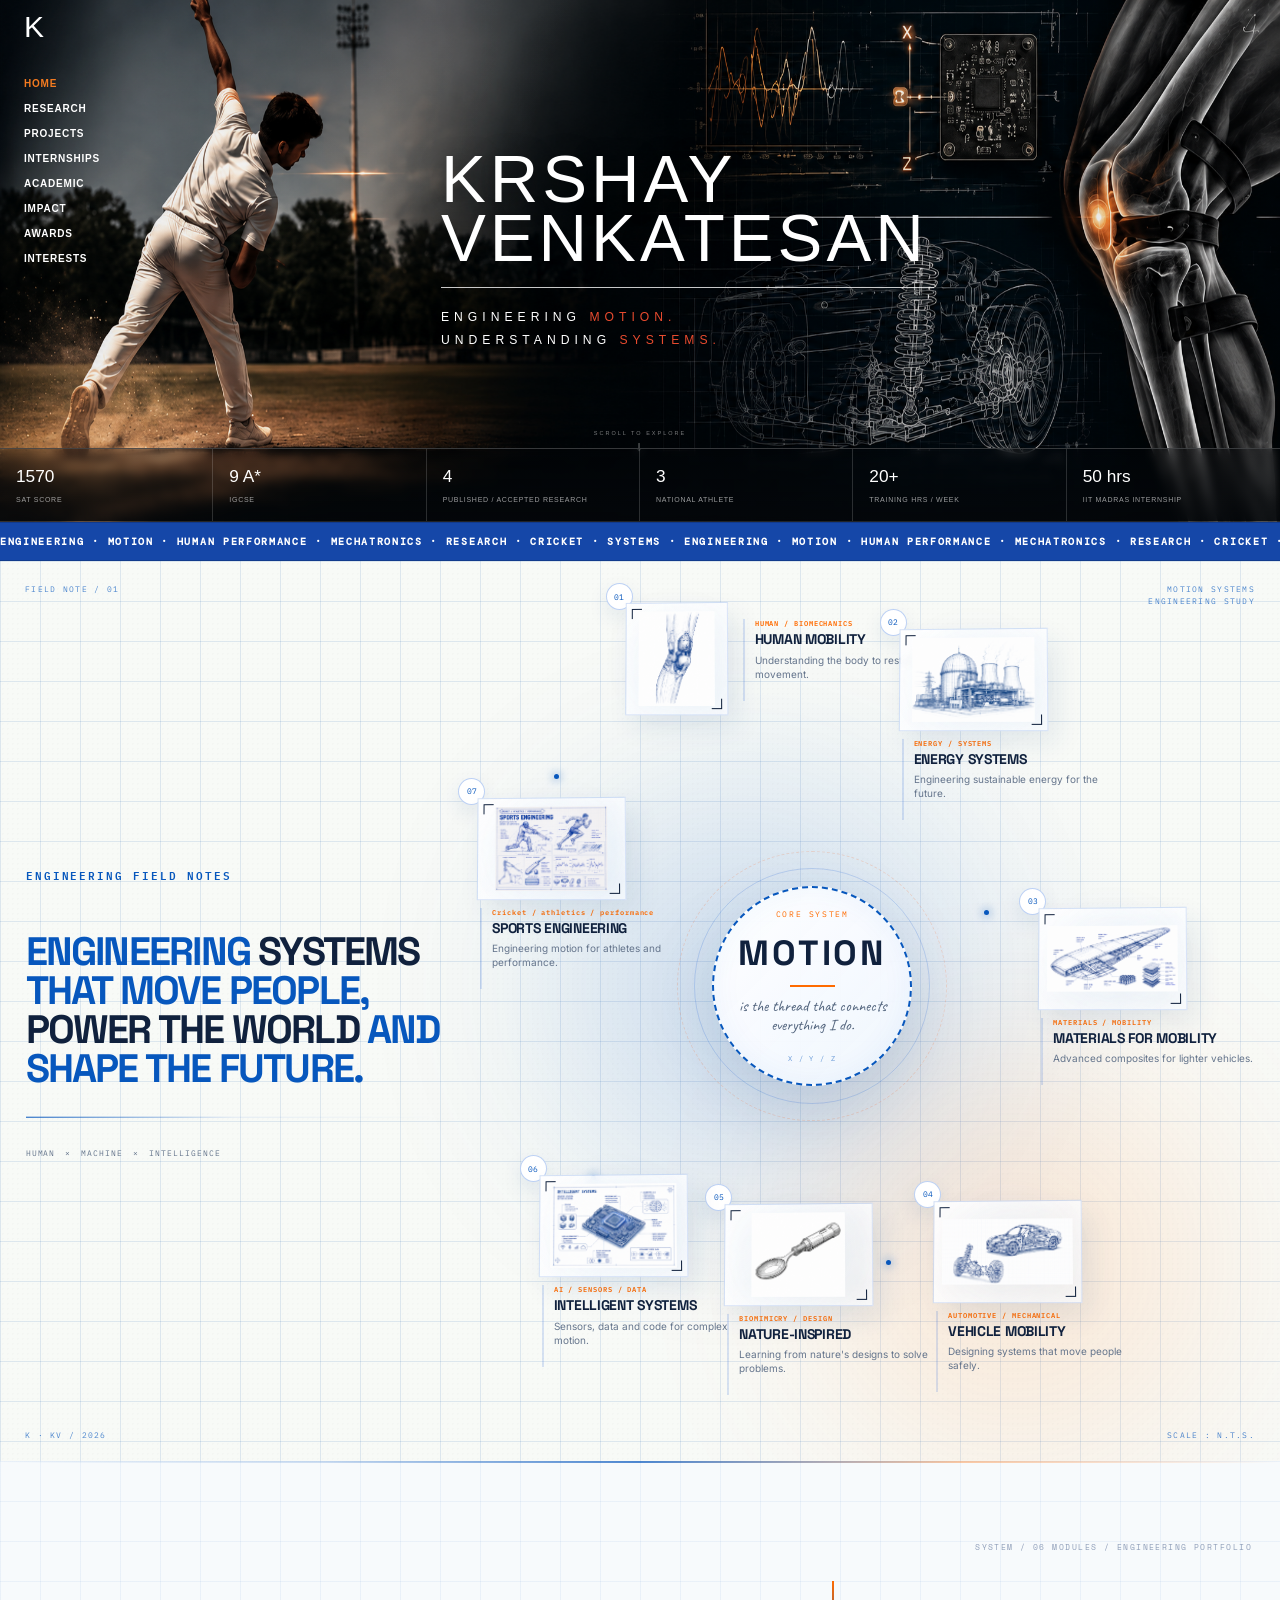
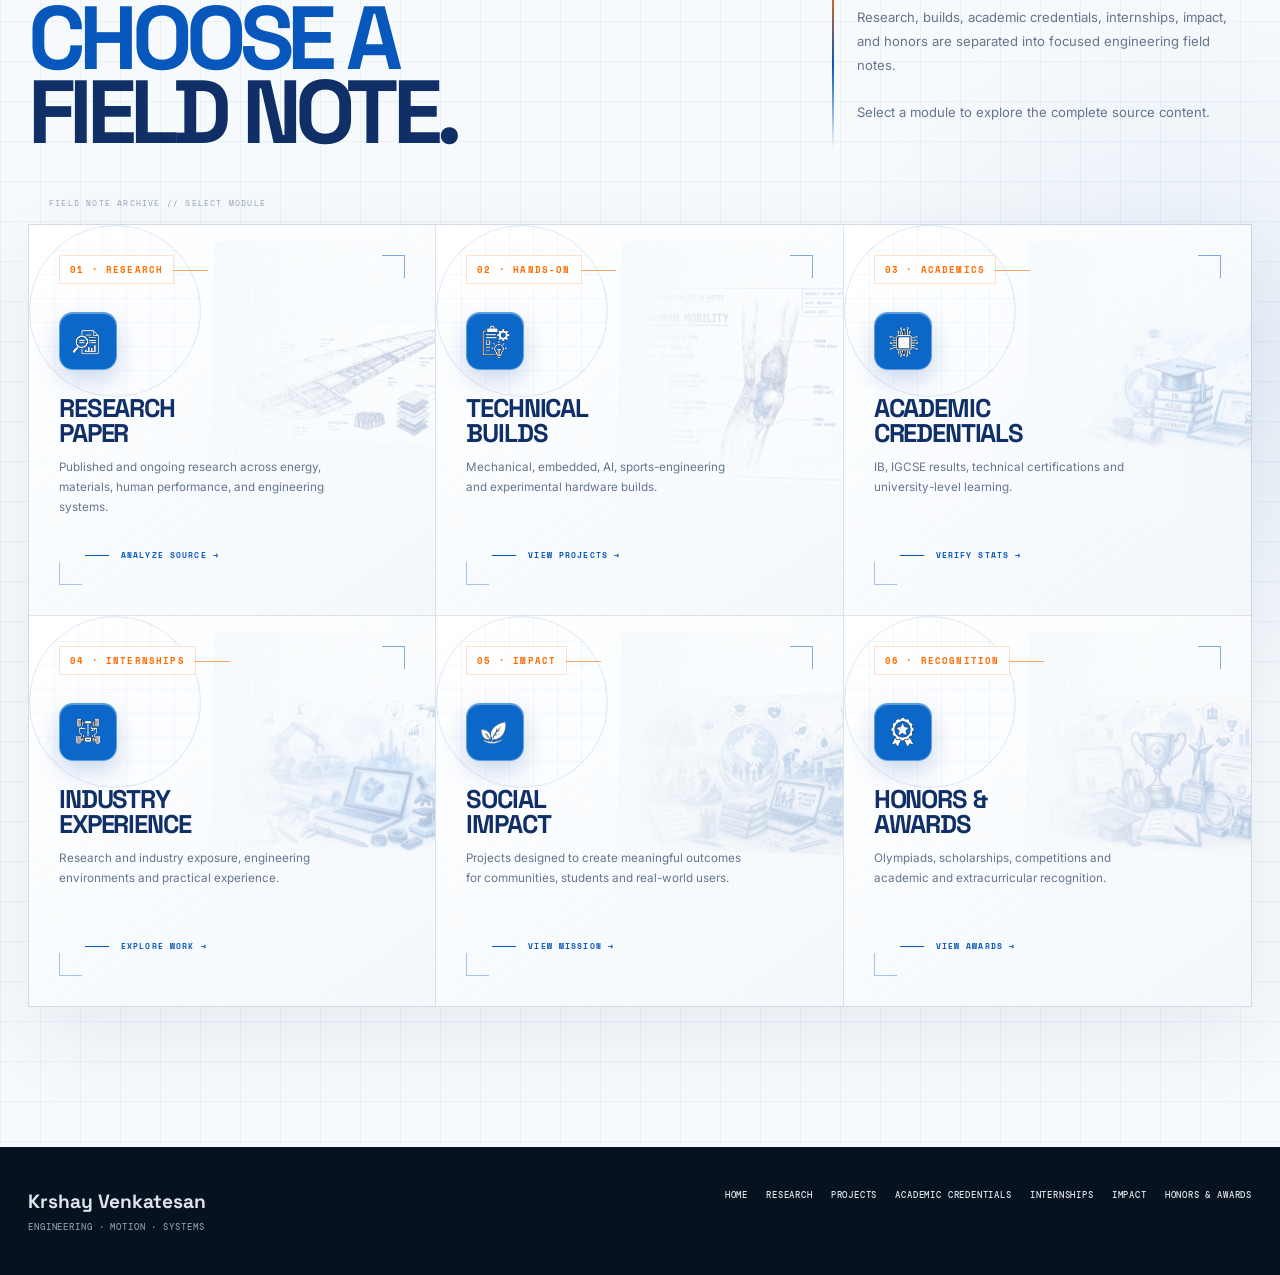
<file: index.html>
<!doctype html>
<html lang="en">

<head>
    <meta charset="utf-8">
    <meta name="viewport" content="width=device-width,initial-scale=1">
    <meta name="theme-color" content="#08111e">
    <title>Krshay Venkatesan — Engineering · Motion · Systems</title>
    <link rel="stylesheet" href="styles.css">
    <link rel="preconnect" href="https://fonts.googleapis.com">

    <link rel="preconnect" href="https://fonts.gstatic.com" crossorigin>

    <link
        href="https://fonts.googleapis.com/css2?family=Caveat:wght@400;500;600;700&family=IBM+Plex+Mono:wght@400;500;600&family=Inter:wght@400;500;600;700;800&family=Space+Grotesk:wght@400;500;600;700&display=swap"
        rel="stylesheet">
</head>

<body>
    <header class="site-header">

        <div class="header-inner">

            <!-- BRAND -->
            <a class="brand" href="index.html" aria-label="Krshay Venkatesan — Home" style="margin-bottom: 10px;">
                <span class="brand-mark">K</span>
                <span class="brand-name">
                </span>
                <br>
            </a>
            <!-- NAVIGATION -->
            <nav class="main-nav" aria-label="Primary navigation">

                <a href="index.html" class="active">
                    <span>HOME</span>
                </a>

                <a href="research.html">
                    <span>RESEARCH</span>
                </a>

                <a href="projects.html">
                    <span>PROJECTS</span>
                </a>

                <a href="internships.html">
                    <span>INTERNSHIPS</span>
                </a>

                <a href="academics.html">
                    <span>ACADEMIC</span>
                </a>

                <a href="impact.html">
                    <span>IMPACT</span>
                </a>

                <a href="awards.html">
                    <span>AWARDS</span>
                </a>

                <a href="interests.html">
                    <span>INTERESTS</span>
                </a>

            </nav>

            <!-- MOBILE MENU -->
            <button class="menu-toggle" aria-label="Open navigation" aria-expanded="false" onclick="
                    document.body.classList.toggle('menu-open');
                    this.setAttribute(
                        'aria-expanded',
                        document.body.classList.contains('menu-open')
                    );
                ">

                <span></span>
                <span></span>
                <span></span>

            </button>

        </div>

    </header>
    <main>
        <section class="hero">

            <!-- FULL-WIDTH HERO IMAGE -->
            <div class="hero-bg"></div>


            <!-- HERO TITLE -->
            <div class="hero-content">

                <h1>
                    <span>KRSHAY</span>
                    <span>VENKATESAN</span>
                </h1>

                <div class="hero-rule"></div>

                <div class="hero-tagline">
                    <span>ENGINEERING <b>MOTION.</b></span>
                    <span>UNDERSTANDING <b>SYSTEMS.</b></span>
                </div>

            </div>


            <!-- SCROLL -->
            <div class="scroll-indicator">
                <span>SCROLL TO EXPLORE</span>
                <i>↓</i>
            </div>


            <!-- HERO STATS -->
            <div class="hero-stats">

                <div class="hero-stat">
                    <strong>1570</strong>
                    <span>SAT score</span>
                </div>

                <div class="hero-stat">
                    <strong>9 A*</strong>
                    <span>IGCSE</span>
                </div>

                <div class="hero-stat">
                    <strong>4</strong>
                    <span>Published / accepted research</span>
                </div>

                <div class="hero-stat">
                    <strong>3</strong>
                    <span>National athlete</span>
                </div>

                <div class="hero-stat">
                    <strong>20+</strong>
                    <span>Training hrs / week</span>
                </div>

                <div class="hero-stat">
                    <strong>50 hrs</strong>
                    <span>IIT Madras internship</span>
                </div>

            </div>

        </section>
        <div class="marquee">
            <div class="marquee-track">ENGINEERING · MOTION · HUMAN PERFORMANCE · MECHATRONICS · RESEARCH · CRICKET ·
                SYSTEMS · ENGINEERING · MOTION · HUMAN PERFORMANCE · MECHATRONICS · RESEARCH · CRICKET · SYSTEMS ·
                BIOMECHANICS</div>
        </div>
        <section class="blueprint-container">

            <!-- Blueprint atmosphere -->
            <div class="bp-glow bp-glow-1"></div>
            <div class="bp-glow bp-glow-2"></div>

            <!-- Technical corner labels -->
            <div class="technical-label label-top-left">
                FIELD NOTE / 01
            </div>

            <div class="technical-label label-top-right">
                MOTION SYSTEMS<br>
                ENGINEERING STUDY
            </div>

            <div class="technical-label label-bottom-left">
                K · KV / 2026
            </div>

            <div class="technical-label label-bottom-right">
                SCALE : N.T.S.
            </div>


            <div class="blueprint-stage">

                <!-- ==============================
             LEFT EDITORIAL AREA
        =============================== -->

                <aside class="sidebar">

                    <div class="eyebrow-wrap">
                        <span class="eyebrow" style="color: var(--bp-blue);">
                            ENGINEERING FIELD NOTES
                        </span>
                    </div>

                    <h1 class="main-headline">
                        ENGINEERING
                        <span>SYSTEMS</span>
                        THAT MOVE PEOPLE,
                        <span>POWER THE WORLD</span>
                        AND SHAPE THE FUTURE.
                    </h1>


                    <div class="headline-rule"></div>

                    <div class="sidebar-meta">

                        <span>
                            HUMAN
                        </span>

                        <span>×</span>

                        <span>
                            MACHINE
                        </span>

                        <span>×</span>

                        <span>
                            INTELLIGENCE
                        </span>

                    </div>

                </aside>



                <!-- ==============================
             CENTRAL 3D MOTION HUB
        =============================== -->

                <div class="motion-hub">
                    <div class="hub-orbit orbit-1"></div>
                    <div class="hub-orbit orbit-2"></div>
                    <div class="hub-circle">
                        <div class="hub-inner">
                            <span class="hub-kicker">
                                CORE SYSTEM
                            </span>
                            <h2>
                                MOTION
                            </h2>
                            <div class="hub-line"></div>
                            <p>
                                is the thread that connects
                                everything I do.
                            </p>
                            <span class="hub-coordinates">
                                X / Y / Z
                            </span>
                        </div>
                    </div>
                </div>

                <!-- ==============================
             NODE 01
             HUMAN MOBILITY
        =============================== -->

                <article class="node n1">

                    <div class="node-number">
                        01
                    </div>
                    <div class="node-image-wrap">

                        <div class="node-image-glow"></div>

                        <img src="assets/drawing/knee.png" alt="Human Mobility">

                        <span class="image-corner corner-tl"></span>
                        <span class="image-corner corner-br"></span>

                    </div>
                    <div class="txt">
                        <span class="node-category">
                            HUMAN / BIOMECHANICS
                        </span>

                        <h3>
                            HUMAN MOBILITY
                        </h3>

                        <p>
                            Understanding the body
                            to restore movement.
                        </p>

                        <span class="node-action">
                            EXPLORE →
                        </span>

                    </div>

                </article>



                <!-- ==============================
             NODE 02
             ENERGY
        =============================== -->

                <article class="node n2">

                    <div class="node-number">
                        02
                    </div>


                    <div class="node-image-wrap">

                        <div class="node-image-glow"></div>

                        <img src="assets/drawing/reactor.png" alt="Energy Systems">

                        <span class="image-corner corner-tl"></span>
                        <span class="image-corner corner-br"></span>

                    </div>


                    <div class="txt">

                        <span class="node-category">
                            ENERGY / SYSTEMS
                        </span>

                        <h3>
                            ENERGY SYSTEMS
                        </h3>

                        <p>
                            Engineering sustainable
                            energy for the future.
                        </p>

                        <span class="node-action">
                            EXPLORE →
                        </span>

                    </div>

                </article>



                <!-- ==============================
             NODE 03
             MATERIALS
        =============================== -->

                <article class="node n3">

                    <div class="node-number">
                        03
                    </div>


                    <div class="node-image-wrap">

                        <div class="node-image-glow"></div>

                        <img src="assets/drawing/materials.png" alt="Materials for Mobility">

                        <span class="image-corner corner-tl"></span>
                        <span class="image-corner corner-br"></span>

                    </div>


                    <div class="txt">

                        <span class="node-category">
                            MATERIALS / MOBILITY
                        </span>

                        <h3>
                            MATERIALS FOR MOBILITY
                        </h3>

                        <p>
                            Advanced composites for
                            lighter vehicles.
                        </p>

                        <span class="node-action">
                            EXPLORE →
                        </span>

                    </div>

                </article>



                <!-- ==============================
             NODE 04
             VEHICLE
        =============================== -->

                <article class="node n4">

                    <div class="node-number">
                        04
                    </div>


                    <div class="node-image-wrap">

                        <div class="node-image-glow"></div>

                        <img src="assets/drawing/chassis.png" alt="Vehicle Mobility">

                        <span class="image-corner corner-tl"></span>
                        <span class="image-corner corner-br"></span>

                    </div>


                    <div class="txt">

                        <span class="node-category">
                            AUTOMOTIVE / MECHANICAL
                        </span>

                        <h3>
                            VEHICLE MOBILITY
                        </h3>

                        <p>
                            Designing systems that
                            move people safely.
                        </p>

                        <span class="node-action">
                            EXPLORE →
                        </span>

                    </div>

                </article>



                <!-- ==============================
             NODE 05
             NATURE
        =============================== -->

                <article class="node n5">

                    <div class="node-number">
                        05
                    </div>


                    <div class="node-image-wrap">

                        <div class="node-image-glow"></div>

                        <img src="assets/drawing/nature.png" alt="Nature Inspired Engineering">

                        <span class="image-corner corner-tl"></span>
                        <span class="image-corner corner-br"></span>

                    </div>


                    <div class="txt">

                        <span class="node-category">
                            BIOMIMICRY / DESIGN
                        </span>

                        <h3>
                            NATURE-INSPIRED
                        </h3>

                        <p>
                            Learning from nature's
                            designs to solve problems.
                        </p>

                        <span class="node-action">
                            EXPLORE →
                        </span>

                    </div>

                </article>



                <!-- ==============================
             NODE 06
             INTELLIGENCE
        =============================== -->

                <article class="node n6">

                    <div class="node-number">
                        06
                    </div>


                    <div class="node-image-wrap">

                        <div class="node-image-glow"></div>

                        <img src="assets/drawing/chip.png" alt="Intelligent Systems">

                        <span class="image-corner corner-tl"></span>
                        <span class="image-corner corner-br"></span>

                    </div>


                    <div class="txt">

                        <span class="node-category">
                            AI / SENSORS / DATA
                        </span>

                        <h3>
                            INTELLIGENT SYSTEMS
                        </h3>

                        <p>
                            Sensors, data and code
                            for complex motion.
                        </p>

                        <span class="node-action">
                            EXPLORE →
                        </span>

                    </div>

                </article>



                <!-- ==============================
             NODE 07
             Sports Engineering
        =============================== -->

                <article class="node n7">

                    <div class="node-number">
                        07
                    </div>


                    <div class="node-image-wrap">

                        <div class="node-image-glow"></div>

                        <img src="assets/drawing/sport.png" alt="Sports Engineering">

                        <span class="image-corner corner-tl"></span>
                        <span class="image-corner corner-br"></span>

                    </div>


                    <div class="txt">

                        <span class="node-category">
                            Cricket / athletics / performance
                        </span>

                        <h3>
                            SPORTS ENGINEERING
                        </h3>

                        <p>
                            Engineering motion for
                            athletes and performance.
                        </p>

                        <span class="node-action">
                            EXPLORE →
                        </span>

                    </div>

                </article>



                <!-- ==============================
             FLOATING TECH PARTICLES
        =============================== -->

                <span class="tech-dot dot-1"></span>
                <span class="tech-dot dot-2"></span>
                <span class="tech-dot dot-3"></span>
                <span class="tech-dot dot-4"></span>

            </div>

        </section>
        <section class="foundation" id="foundation">

            <div class="container">

                <!-- =========================================
             SECTION INTRO
             ========================================= -->

                <div class="section-intro reveal">

                    <div>

                        <h2>
                            Choose a<br>
                            Field Note.
                        </h2>

                    </div>

                    <p>
                        Research, builds, academic credentials,
                        internships, impact, and honors are separated
                        into focused engineering field notes.

                        <br><br>

                        Select a module to explore the complete source
                        content.
                    </p>

                </div>


                <!-- =========================================
             SIX MODULES
             ========================================= -->

                <div class="six-grid">


                    <!-- =====================================
                 01 — RESEARCH
                 ===================================== -->

                    <a class="topic-card reveal" href="research.html">

                        <div class="card-bg-drawing">

                            <img src="assets/drawing/materials.png" alt="">

                        </div>


                        <div class="card-content">

                            <div class="topic-num">
                                01 · RESEARCH
                            </div>


                            <div class="topic-icon" style="padding:10px;">
                                <img src="assets/icon/research.png" alt="Research">
                            </div>

                            <h3>
                                Research<br>
                                Paper
                            </h3>


                            <p>
                                Published and ongoing research across
                                energy, materials, human performance,
                                and engineering systems.
                            </p>


                            <span class="topic-link">
                                Analyze Source →
                            </span>

                        </div>

                    </a>



                    <!-- =====================================
                 02 — PROJECTS
                 ===================================== -->

                    <a class="topic-card reveal" href="projects.html">

                        <div class="card-bg-drawing">

                            <img src="assets/drawing/projects.png" alt="">

                        </div>


                        <div class="card-content">

                            <div class="topic-num">
                                02 · HANDS-ON
                            </div>



                            <div class="topic-icon" style="padding:10px;">
                                <img src="assets/icon/projects.png" alt="Projects">
                            </div>

                            <h3>
                                Technical<br>
                                Builds
                            </h3>


                            <p>
                                Mechanical, embedded, AI,
                                sports-engineering and
                                experimental hardware builds.
                            </p>


                            <span class="topic-link">
                                View Projects →
                            </span>

                        </div>

                    </a>

                    <!-- =====================================
                 03 — ACADEMICS
                 ===================================== -->

                    <a class="topic-card reveal" href="academics.html">

                        <div class="card-bg-drawing">

                            <img src="assets/drawing/academics.png" alt="">

                        </div>


                        <div class="card-content">

                            <div class="topic-num">
                                03 · ACADEMICS
                            </div>


                            <div class="topic-icon" style="padding:10px;">
                                <img src="assets/icon/academics.png" alt="Academics">
                            </div>


                            <h3>
                                Academic<br>
                                Credentials
                            </h3>


                            <p>
                                IB, IGCSE results, technical
                                certifications and university-level
                                learning.
                            </p>


                            <span class="topic-link">
                                Verify Stats →
                            </span>

                        </div>

                    </a>

                    <!-- =====================================
                 04 — INTERNSHIPS
                 ===================================== -->

                    <a class="topic-card reveal" href="internships.html">

                        <div class="card-bg-drawing">

                            <img src="assets/drawing/internship.png" alt="">

                        </div>


                        <div class="card-content">

                            <div class="topic-num">
                                04 · INTERNSHIPS
                            </div>


                            <div class="topic-icon" style="padding:10px;">
                                <img src="assets/icon/internship.png" alt="Internships">
                            </div>


                            <h3>
                                Industry<br>
                                Experience
                            </h3>


                            <p>
                                Research and industry exposure,
                                engineering environments and
                                practical experience.
                            </p>


                            <span class="topic-link">
                                Explore Work →
                            </span>

                        </div>

                    </a>



                    <!-- =====================================
                 05 — IMPACT
                 ===================================== -->

                    <a class="topic-card reveal" href="impact.html">

                        <div class="card-bg-drawing">

                            <img src="assets/drawing/impact.png" alt="">

                        </div>


                        <div class="card-content">

                            <div class="topic-num">
                                05 · IMPACT
                            </div>


                            <div class="topic-icon" style="padding:10px;">
                                <img src="assets/icon/impact.png" alt="Impact">
                            </div>


                            <h3>
                                Social<br>
                                Impact
                            </h3>


                            <p>
                                Projects designed to create meaningful
                                outcomes for communities, students
                                and real-world users.
                            </p>


                            <span class="topic-link">
                                View Mission →
                            </span>

                        </div>

                    </a>



                    <!-- =====================================
                 06 — AWARDS
                 ===================================== -->

                    <a class="topic-card reveal" href="awards.html">

                        <div class="card-bg-drawing">

                            <img src="assets/drawing/award.png" alt="">

                        </div>


                        <div class="card-content">

                            <div class="topic-num">
                                06 · RECOGNITION
                            </div>


                            <div class="topic-icon" style="padding:10px;">
                                <img src="assets/icon/award.png" alt="Awards">
                            </div>


                            <h3>
                                Honors &<br>
                                Awards
                            </h3>


                            <p>
                                Olympiads, scholarships, competitions
                                and academic and extracurricular
                                recognition.
                            </p>


                            <span class="topic-link">
                                View Awards →
                            </span>

                        </div>

                    </a>


                </div>

            </div>

        </section>
    </main>
    <footer class="site-footer">
        <div class="container footer-grid">
            <div>
                <div class="footer-title">Krshay Venkatesan</div>
                <div class="footer-meta">Engineering · Motion · Systems</div>
            </div>
            <div class="footer-links"><a href="index.html">Home</a><a href="research.html">Research</a><a
                    href="projects.html">Projects</a><a href="academics.html">Academic Credentials</a><a
                    href="internships.html">Internships</a><a href="impact.html">Impact</a><a href="awards.html">Honors
                    & Awards</a></div>
        </div>
    </footer>
    <script>const io = new IntersectionObserver(es => es.forEach(e => { if (e.isIntersecting) e.target.classList.add('show') }), { threshold: .08 }); document.querySelectorAll('.reveal').forEach(e => io.observe(e));</script>
</body>

</html>
</file>
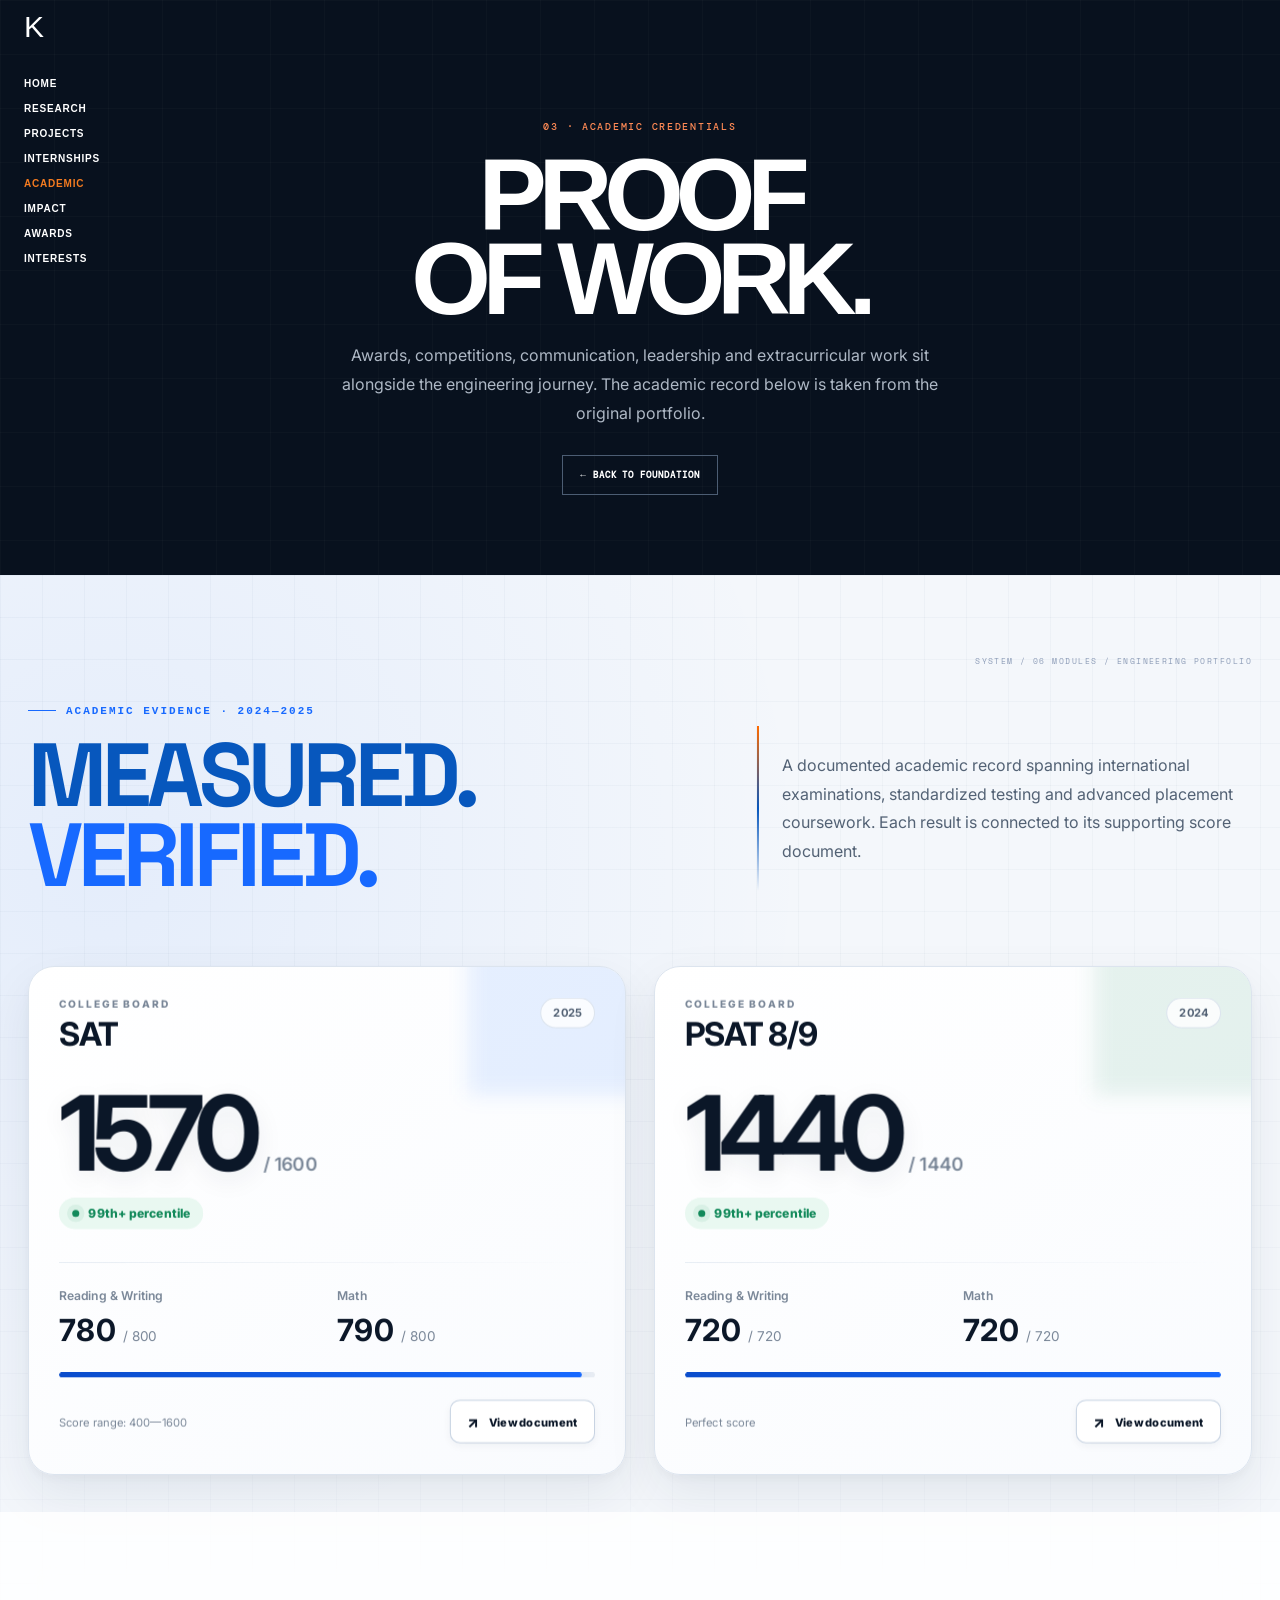
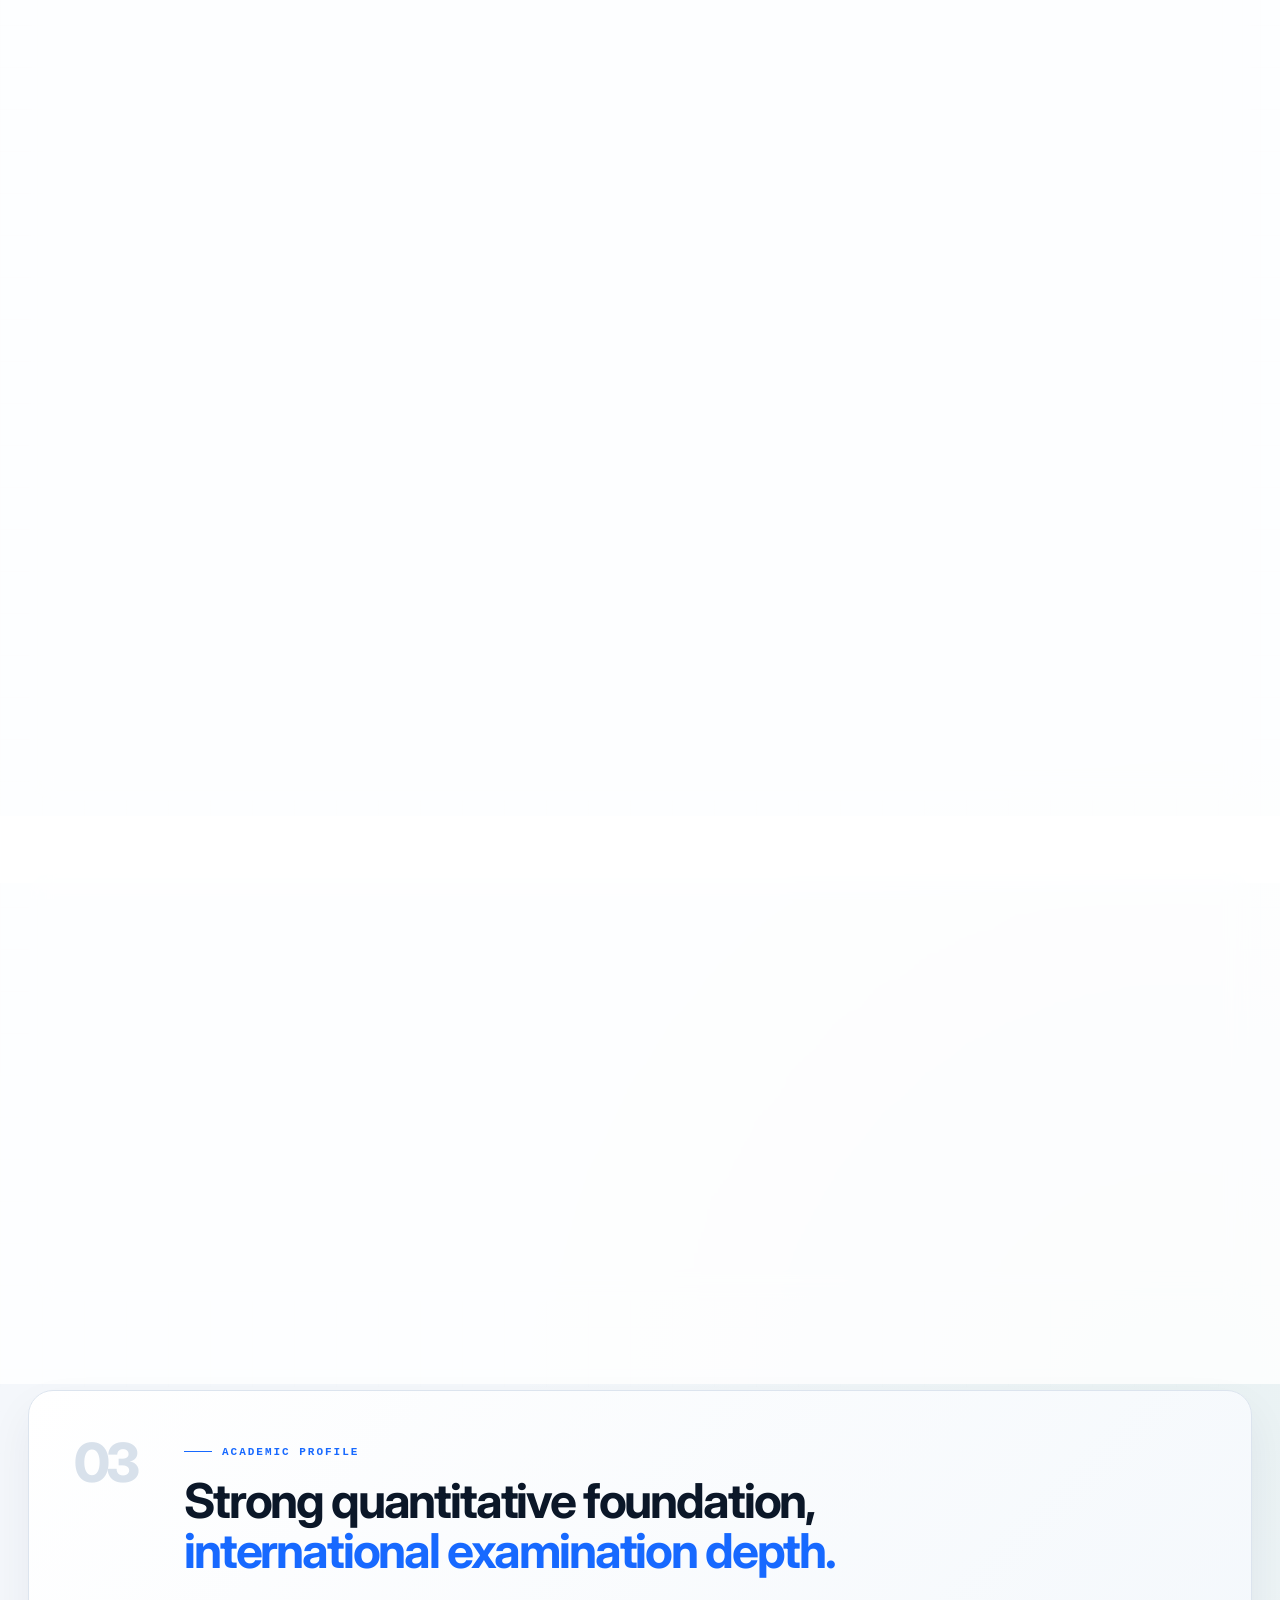
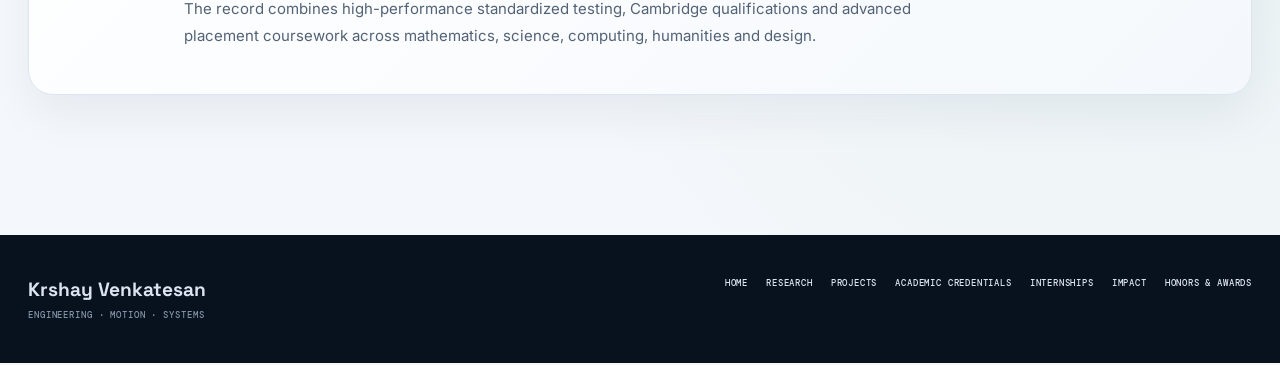
<file: academics.html>
<!doctype html>
<html lang="en">

<head>
    <meta charset="utf-8">
    <meta name="viewport" content="width=device-width,initial-scale=1">
    <meta name="theme-color" content="#08111e">
    <title>Academic Credentials — Krshay Venkatesan</title>
    <link rel="stylesheet" href="styles.css">
</head>
<style>
    /* =========================================================
   ACADEMIC EVIDENCE — LIGHT THEME ONLY
   Scoped completely to .academic-evidence
========================================================= */

    .academic-evidence {
        --academic-bg: #f4f7fb;
        --academic-surface: #ffffff;
        --academic-surface-2: #f8fafc;
        --academic-border: #dce4ee;
        --academic-border-strong: #c7d3e2;

        --academic-text: #0b1728;
        --academic-text-soft: #536275;
        --academic-text-muted: #7a8798;

        --academic-blue: #1769ff;
        --academic-blue-dark: #0b4dcc;
        --academic-blue-soft: #eaf2ff;

        --academic-green: #138a5b;
        --academic-green-soft: #e9f8f1;

        --academic-shadow:
            0 20px 50px rgba(18, 39, 68, 0.08),
            0 4px 12px rgba(18, 39, 68, 0.04);

        --academic-shadow-hover:
            0 30px 70px rgba(18, 39, 68, 0.14),
            0 10px 24px rgba(18, 39, 68, 0.08);

        position: relative;
        isolation: isolate;
        overflow: hidden;

        background:
            radial-gradient(circle at 8% 10%,
                rgba(23, 105, 255, 0.07),
                transparent 25%),
            radial-gradient(circle at 92% 85%,
                rgba(19, 138, 91, 0.05),
                transparent 25%),
            var(--academic-bg);

        color: var(--academic-text);

        padding: 120px 0 140px;
    }


    /* =========================================================
   BLUEPRINT GRID
========================================================= */

    .academic-evidence::before {
        content: "";
        position: absolute;
        inset: 0;

        background-image:
            linear-gradient(rgba(20, 54, 91, 0.035) 1px,
                transparent 1px),
            linear-gradient(90deg,
                rgba(20, 54, 91, 0.035) 1px,
                transparent 1px);

        background-size: 42px 42px;

        mask-image: linear-gradient(to bottom,
                rgba(0, 0, 0, .9),
                transparent 90%);

        pointer-events: none;
        z-index: -1;
    }


    /* =========================================================
   CONTAINER
========================================================= */

    .academic-evidence .container {
        position: relative;
        z-index: 2;
    }


    /* =========================================================
   SECTION INTRO
========================================================= */

    .academic-evidence .section-intro {
        display: grid;
        grid-template-columns: minmax(0, 1fr) minmax(320px, 0.75fr);
        gap: 70px;

        align-items: end;

        margin-bottom: 70px;
    }

    .academic-evidence .eyebrow {
        display: inline-flex;
        align-items: center;
        gap: 10px;

        margin-bottom: 18px;

        font-size: 11px;
        font-weight: 800;
        letter-spacing: .18em;

        color: var(--academic-blue);
    }

    .academic-evidence .eyebrow::before {
        content: "";
        width: 28px;
        height: 1px;

        background: var(--academic-blue);
    }

    .academic-evidence .section-intro h2 {
        margin: 0;

        color: var(--academic-text);

        font-size: clamp(48px, 7vw, 92px);
        line-height: .9;
        letter-spacing: -.055em;
        font-weight: 800;
    }

    .academic-evidence .section-intro h2 span {
        color: var(--academic-blue);
    }

    .academic-evidence .section-intro>p {
        max-width: 560px;

        margin: 0 0 5px auto;

        color: var(--academic-text-soft);

        font-size: 16px;
        line-height: 1.8;
    }


    /* =========================================================
   FEATURED SCORES
========================================================= */

    .academic-evidence .featured-scores {
        display: grid;
        grid-template-columns: repeat(2, minmax(0, 1fr));
        gap: 28px;

        margin-bottom: 90px;
    }


    /* =========================================================
   SCORE CARD
========================================================= */

    .academic-evidence .score-card {
        position: relative;

        min-height: 440px;
        padding: 34px;

        overflow: hidden;

        background:
            linear-gradient(145deg,
                #ffffff 0%,
                #f9fbfe 100%);

        border: 1px solid var(--academic-border);
        border-radius: 26px;

        box-shadow: var(--academic-shadow);

        transform-style: preserve-3d;

        transition:
            transform .45s cubic-bezier(.2, .8, .2, 1),
            box-shadow .45s ease,
            border-color .3s ease;
    }

    .academic-evidence .score-card:hover {
        transform:
            translateY(-10px) rotateX(2deg) rotateY(-2deg);

        border-color: rgba(23, 105, 255, .35);

        box-shadow: var(--academic-shadow-hover);
    }


    /* =========================================================
   SCORE CARD TOP GLOW
========================================================= */

    .academic-evidence .score-glow {
        position: absolute;

        width: 280px;
        height: 280px;

        top: -150px;
        right: -120px;

        border-radius: 50%;

        background: rgba(23, 105, 255, .10);

        filter: blur(10px);

        pointer-events: none;
    }

    .academic-evidence .score-card--psat .score-glow {
        background: rgba(19, 138, 91, .10);
    }


    /* =========================================================
   SCORE TOP
========================================================= */

    .academic-evidence .score-top {
        position: relative;
        z-index: 2;

        display: flex;
        justify-content: space-between;
        align-items: flex-start;

        margin-bottom: 35px;
    }

    .academic-evidence .score-label {
        display: block;

        margin-bottom: 8px;

        font-size: 10px;
        font-weight: 800;
        letter-spacing: .18em;

        color: var(--academic-text-muted);
    }

    .academic-evidence .score-top h3 {
        margin: 0;

        font-size: 32px;
        line-height: 1;

        letter-spacing: -.04em;

        color: var(--academic-text);
    }

    .academic-evidence .score-year {
        padding: 7px 12px;

        border: 1px solid var(--academic-border);

        border-radius: 999px;

        background: rgba(255, 255, 255, .8);

        color: var(--academic-text-soft);

        font-size: 11px;
        font-weight: 700;
    }


    /* =========================================================
   HERO SCORE
========================================================= */

    .academic-evidence .hero-score {
        display: flex;
        align-items: baseline;
        gap: 8px;

        position: relative;
        z-index: 2;
    }

    .academic-evidence .hero-score strong {
        font-size: clamp(72px, 8vw, 105px);
        line-height: .9;

        letter-spacing: -.07em;

        color: var(--academic-text);

        text-shadow:
            0 8px 25px rgba(18, 39, 68, .08);
    }

    .academic-evidence .hero-score span {
        font-size: 18px;
        font-weight: 600;

        color: var(--academic-text-muted);
    }


    /* =========================================================
   PERCENTILE
========================================================= */

    .academic-evidence .percentile {
        display: inline-flex;
        align-items: center;
        gap: 9px;

        margin-top: 18px;

        padding: 8px 13px;

        border-radius: 999px;

        background: var(--academic-green-soft);

        color: var(--academic-green);

        font-size: 12px;
        font-weight: 800;
    }

    .academic-evidence .pulse-dot {
        width: 7px;
        height: 7px;

        border-radius: 50%;

        background: var(--academic-green);

        box-shadow:
            0 0 0 5px rgba(19, 138, 91, .08);

        animation: academicPulse 2s infinite;
    }

    @keyframes academicPulse {

        0%,
        100% {
            box-shadow:
                0 0 0 4px rgba(19, 138, 91, .08);
        }

        50% {
            box-shadow:
                0 0 0 8px rgba(19, 138, 91, .03);
        }
    }


    /* =========================================================
   DIVIDER
========================================================= */

    .academic-evidence .score-divider {
        height: 1px;

        margin: 32px 0 25px;

        background:
            linear-gradient(90deg,
                var(--academic-border),
                transparent);
    }


    /* =========================================================
   SCORE BREAKDOWN
========================================================= */

    .academic-evidence .score-breakdown {
        display: grid;
        grid-template-columns: repeat(2, 1fr);
        gap: 20px;
    }

    .academic-evidence .metric {
        display: flex;
        align-items: baseline;
        flex-wrap: wrap;
        gap: 7px;
    }

    .academic-evidence .metric span {
        width: 100%;

        margin-bottom: 4px;

        color: var(--academic-text-muted);

        font-size: 12px;
        font-weight: 600;
    }

    .academic-evidence .metric strong {
        font-size: 30px;
        line-height: 1;

        color: var(--academic-text);
    }

    .academic-evidence .metric small {
        color: var(--academic-text-muted);
    }


    /* =========================================================
   PROGRESS
========================================================= */

    .academic-evidence .score-progress {
        height: 5px;

        margin-top: 27px;

        overflow: hidden;

        border-radius: 20px;

        background: #e8edf3;
    }

    .academic-evidence .score-progress span {
        display: block;

        height: 100%;

        border-radius: inherit;

        background:
            linear-gradient(90deg,
                var(--academic-blue-dark),
                var(--academic-blue));

        box-shadow:
            0 0 15px rgba(23, 105, 255, .25);

        transform-origin: left;

        animation: scoreProgress 1.4s cubic-bezier(.2, .8, .2, 1);
    }

    @keyframes scoreProgress {
        from {
            transform: scaleX(0);
        }

        to {
            transform: scaleX(1);
        }
    }


    /* =========================================================
   SCORE FOOTER
========================================================= */

    .academic-evidence .score-footer {
        display: flex;
        align-items: center;
        justify-content: space-between;
        gap: 15px;

        margin-top: 22px;

        color: var(--academic-text-muted);

        font-size: 11px;
    }


    /* =========================================================
   DOCUMENT BUTTON
========================================================= */

    .academic-evidence .document-btn {
        display: inline-flex;
        align-items: center;
        justify-content: center;
        gap: 9px;

        padding: 11px 16px;

        border: 1px solid var(--academic-border-strong);
        border-radius: 10px;

        background: #ffffff;

        color: var(--academic-text);

        text-decoration: none;

        font-size: 11px;
        font-weight: 800;
        letter-spacing: .02em;

        box-shadow:
            0 3px 8px rgba(18, 39, 68, .05);

        transition:
            transform .25s ease,
            background .25s ease,
            color .25s ease,
            border-color .25s ease,
            box-shadow .25s ease;
    }

    .academic-evidence .document-btn:hover {
        transform: translateY(-3px);

        background: var(--academic-blue);

        border-color: var(--academic-blue);

        color: #ffffff;

        box-shadow:
            0 10px 24px rgba(23, 105, 255, .22);
    }

    .academic-evidence .document-btn span {
        font-size: 15px;
    }

    .academic-evidence .document-btn--large {
        padding: 14px 20px;
    }


    /* =========================================================
   ACADEMIC BLOCK
========================================================= */

    .academic-evidence .academic-block {
        margin-top: 70px;

        padding: 42px;

        background: rgba(255, 255, 255, .82);

        border: 1px solid var(--academic-border);

        border-radius: 28px;

        box-shadow:
            0 15px 45px rgba(18, 39, 68, .06);

        backdrop-filter: blur(12px);
    }


    /* =========================================================
   BLOCK HEADING
========================================================= */

    .academic-evidence .block-heading {
        display: flex;
        align-items: center;
        justify-content: space-between;
        gap: 30px;

        margin-bottom: 35px;
    }

    .academic-evidence .block-heading h3 {
        margin: 0;

        color: var(--academic-text);

        font-size: clamp(24px, 3vw, 38px);
        letter-spacing: -.04em;
    }

    .academic-evidence .distinction-badge {
        display: flex;
        align-items: center;
        gap: 10px;

        padding: 10px 15px;

        border-radius: 12px;

        background: #f0f5fb;

        border: 1px solid var(--academic-border);

        color: var(--academic-text);
    }

    .academic-evidence .distinction-badge span {
        color: var(--academic-blue);

        font-size: 10px;
        font-weight: 900;
        letter-spacing: .1em;
    }

    .academic-evidence .distinction-badge strong {
        font-size: 12px;
    }


    /* =========================================================
   IGCSE SUMMARY
========================================================= */

    .academic-evidence .igcse-summary {
        display: grid;
        grid-template-columns: repeat(3, 1fr) auto;
        gap: 15px;

        margin-bottom: 32px;
    }

    .academic-evidence .igcse-stat {
        padding: 22px;

        background: var(--academic-surface-2);

        border: 1px solid var(--academic-border);

        border-radius: 16px;
    }

    .academic-evidence .igcse-stat strong {
        display: block;

        margin-bottom: 6px;

        color: var(--academic-text);

        font-size: 28px;
        letter-spacing: -.04em;
    }

    .academic-evidence .igcse-stat span {
        color: var(--academic-text-muted);

        font-size: 11px;
        font-weight: 700;
    }


    /* =========================================================
   SUBJECT GRID
========================================================= */

    .academic-evidence .subject-grid {
        display: grid;

        grid-template-columns:
            repeat(2, minmax(0, 1fr));

        gap: 13px;
    }


    /* =========================================================
   SUBJECT CARD
========================================================= */

    .academic-evidence .subject-card {
        display: grid;

        grid-template-columns: 42px minmax(0, 1fr) auto;

        align-items: center;

        gap: 18px;

        min-height: 90px;

        padding: 17px 20px;

        background: #ffffff;

        border: 1px solid var(--academic-border);

        border-radius: 15px;

        box-shadow:
            0 4px 12px rgba(18, 39, 68, .035);

        transform-style: preserve-3d;

        transition:
            transform .35s ease,
            border-color .25s ease,
            box-shadow .35s ease;
    }

    .academic-evidence .subject-card:hover {
        transform:
            translateY(-5px) rotateX(2deg);

        border-color: rgba(23, 105, 255, .30);

        box-shadow:
            0 18px 35px rgba(18, 39, 68, .09);
    }

    .academic-evidence .subject-number {
        display: grid;
        place-items: center;

        width: 34px;
        height: 34px;

        border-radius: 10px;

        background: var(--academic-blue-soft);

        color: var(--academic-blue);

        font-size: 10px;
        font-weight: 900;
    }

    .academic-evidence .subject-card small {
        display: block;

        margin-bottom: 4px;

        color: var(--academic-text-muted);

        font-size: 9px;
        font-weight: 700;
        letter-spacing: .1em;
    }

    .academic-evidence .subject-card h4 {
        margin: 0;

        color: var(--academic-text);

        font-size: 14px;
        line-height: 1.35;
    }

    .academic-evidence .subject-card em {
        display: block;

        margin-top: 3px;

        color: var(--academic-text-muted);

        font-size: 10px;
        font-style: normal;
    }

    .academic-evidence .subject-result {
        text-align: right;
    }

    .academic-evidence .subject-result strong {
        display: block;

        color: var(--academic-text);

        font-size: 25px;
        line-height: 1;
    }

    .academic-evidence .subject-result span {
        display: block;

        margin-top: 5px;

        color: var(--academic-green);

        font-size: 11px;
        font-weight: 800;
    }


    /* =========================================================
   IGCSE NOTE
========================================================= */

    .academic-evidence .igcse-note {
        display: flex;
        align-items: center;
        gap: 15px;

        margin-top: 25px;
        padding: 17px 20px;

        border-radius: 14px;

        background: #f4f8fc;

        border: 1px solid var(--academic-border);
    }

    .academic-evidence .igcse-note>span {
        display: grid;
        place-items: center;

        flex: 0 0 30px;

        width: 30px;
        height: 30px;

        border-radius: 50%;

        background: var(--academic-blue);

        color: #ffffff;

        font-weight: 800;
    }

    .academic-evidence .igcse-note p {
        margin: 0;

        color: var(--academic-text-soft);

        font-size: 12px;
        line-height: 1.6;
    }


    /* =========================================================
   AP GRID
========================================================= */

    .academic-evidence .ap-grid {
        display: grid;

        grid-template-columns:
            repeat(3, minmax(0, 1fr));

        gap: 15px;
    }


    /* =========================================================
   AP CARD
========================================================= */

    .academic-evidence .ap-card {
        position: relative;

        display: grid;

        grid-template-columns: 55px 1fr auto;

        align-items: center;

        gap: 15px;

        padding: 22px;

        min-height: 115px;

        background: #ffffff;

        border: 1px solid var(--academic-border);

        border-radius: 17px;

        box-shadow:
            0 6px 15px rgba(18, 39, 68, .04);

        transition:
            transform .35s ease,
            box-shadow .35s ease;
    }

    .academic-evidence .ap-card:hover {
        transform: translateY(-6px);

        box-shadow:
            0 20px 35px rgba(18, 39, 68, .10);
    }

    .academic-evidence .ap-year {
        color: var(--academic-blue);

        font-size: 11px;
        font-weight: 900;
    }

    .academic-evidence .ap-info h4 {
        margin: 0 0 5px;

        color: var(--academic-text);

        font-size: 15px;
    }

    .academic-evidence .ap-info span {
        color: var(--academic-text-muted);

        font-size: 10px;
    }

    .academic-evidence .ap-score {
        display: grid;
        place-items: center;

        width: 48px;
        height: 48px;

        border-radius: 14px;

        background:
            linear-gradient(145deg,
                #edf4ff,
                #ffffff);

        border: 1px solid #d4e2f5;

        color: var(--academic-blue);

        font-size: 24px;

        box-shadow:
            0 6px 15px rgba(23, 105, 255, .08);
    }


    /* =========================================================
   AP SCHOLAR
========================================================= */

    .academic-evidence .ap-scholar {
        display: flex;
        align-items: center;
        gap: 17px;

        margin-top: 22px;
        padding: 20px 22px;

        border-radius: 16px;

        background:
            linear-gradient(90deg,
                #f0f7ff,
                #ffffff);

        border: 1px solid #d8e5f4;
    }

    .academic-evidence .award-icon {
        display: grid;
        place-items: center;

        width: 45px;
        height: 45px;

        border-radius: 13px;

        background: var(--academic-blue);

        color: #ffffff;

        font-size: 20px;

        box-shadow:
            0 8px 20px rgba(23, 105, 255, .20);
    }

    .academic-evidence .ap-scholar div:nth-child(2) {
        flex: 1;
    }

    .academic-evidence .ap-scholar div:nth-child(2) span {
        display: block;

        margin-bottom: 3px;

        color: var(--academic-text-muted);

        font-size: 9px;
        font-weight: 800;
        letter-spacing: .12em;
    }

    .academic-evidence .ap-scholar div:nth-child(2) strong {
        color: var(--academic-text);

        font-size: 17px;
    }


    /* =========================================================
   ACADEMIC PROFILE
========================================================= */

    .academic-evidence .academic-profile {
        display: grid;

        grid-template-columns: 80px 1fr;

        gap: 30px;

        margin-top: 90px;

        padding: 45px;

        background:
            linear-gradient(135deg,
                #ffffff,
                #f4f8fc);

        border: 1px solid var(--academic-border);

        border-radius: 25px;

        box-shadow:
            0 20px 45px rgba(18, 39, 68, .06);
    }

    .academic-evidence .profile-number {
        font-size: 54px;
        line-height: 1;

        font-weight: 800;

        color: #d8e1eb;

        letter-spacing: -.08em;
    }

    .academic-evidence .academic-profile h3 {
        max-width: 800px;

        margin: 0 0 18px;

        color: var(--academic-text);

        font-size: clamp(27px, 4vw, 48px);

        line-height: 1.05;

        letter-spacing: -.045em;
    }

    .academic-evidence .academic-profile h3 span {
        color: var(--academic-blue);
    }

    .academic-evidence .academic-profile p {
        max-width: 760px;

        margin: 0;

        color: var(--academic-text-soft);

        font-size: 15px;
        line-height: 1.8;
    }


    /* =========================================================
   3D TILT SUPPORT
========================================================= */

    .academic-evidence .tilt-card {
        transform-style: preserve-3d;
        perspective: 1000px;
    }

    .academic-evidence .tilt-card>* {
        transform: translateZ(15px);
    }


    /* =========================================================
   REVEAL ANIMATION
========================================================= */

    .academic-evidence .reveal {
        opacity: 0;

        transform:
            translateY(25px);

        transition:
            opacity .7s ease,
            transform .7s cubic-bezier(.2, .8, .2, 1);
    }

    .academic-evidence .reveal.show {
        opacity: 1;

        transform:
            translateY(0);
    }


    /* =========================================================
   TABLET
========================================================= */

    @media (max-width: 1000px) {

        .academic-evidence {
            padding: 90px 0 100px;
        }

        .academic-evidence .section-intro {
            grid-template-columns: 1fr;
            gap: 25px;
        }

        .academic-evidence .section-intro>p {
            margin-left: 0;
        }

        .academic-evidence .featured-scores {
            grid-template-columns: 1fr;
        }

        .academic-evidence .igcse-summary {
            grid-template-columns: repeat(2, 1fr);
        }

        .academic-evidence .igcse-summary .document-btn {
            grid-column: 1 / -1;
            width: fit-content;
        }

        .academic-evidence .ap-grid {
            grid-template-columns: 1fr;
        }
    }


    /* =========================================================
   MOBILE
========================================================= */

    @media (max-width: 680px) {

        .academic-evidence {
            padding: 70px 0 80px;
        }

        .academic-evidence .section-intro {
            margin-bottom: 45px;
        }

        .academic-evidence .section-intro h2 {
            font-size: 52px;
        }

        .academic-evidence .section-intro>p {
            font-size: 14px;
            line-height: 1.7;
        }

        .academic-evidence .score-card {
            min-height: auto;

            padding: 25px;

            border-radius: 20px;
        }

        .academic-evidence .hero-score strong {
            font-size: 72px;
        }

        .academic-evidence .score-breakdown {
            gap: 10px;
        }

        .academic-evidence .metric strong {
            font-size: 25px;
        }

        .academic-evidence .score-footer {
            align-items: flex-start;
            flex-direction: column;
        }

        .academic-evidence .document-btn {
            width: 100%;
        }

        .academic-evidence .academic-block {
            padding: 25px 18px;

            border-radius: 20px;
        }

        .academic-evidence .block-heading {
            align-items: flex-start;
            flex-direction: column;
            gap: 18px;
        }

        .academic-evidence .igcse-summary {
            grid-template-columns: 1fr;
        }

        .academic-evidence .igcse-summary .document-btn {
            grid-column: auto;

            width: 100%;
        }

        .academic-evidence .subject-grid {
            grid-template-columns: 1fr;
        }

        .academic-evidence .subject-card {
            grid-template-columns: 35px 1fr auto;

            gap: 12px;

            padding: 14px;
        }

        .academic-evidence .subject-card h4 {
            font-size: 13px;
        }

        .academic-evidence .ap-card {
            grid-template-columns: 45px 1fr auto;

            padding: 17px;
        }

        .academic-evidence .ap-scholar {
            align-items: flex-start;
            flex-wrap: wrap;
        }

        .academic-evidence .ap-scholar .document-btn {
            width: 100%;
        }

        .academic-evidence .academic-profile {
            grid-template-columns: 1fr;

            gap: 15px;

            margin-top: 60px;

            padding: 28px 22px;
        }

        .academic-evidence .profile-number {
            font-size: 38px;
        }

        .academic-evidence .academic-profile h3 {
            font-size: 30px;
        }
    }


    /* =========================================================
   ACCESSIBILITY
========================================================= */

    @media (prefers-reduced-motion: reduce) {

        .academic-evidence *,
        .academic-evidence *::before,
        .academic-evidence *::after {
            animation-duration: .01ms !important;
            animation-iteration-count: 1 !important;
            transition-duration: .01ms !important;
        }

        .academic-evidence .reveal {
            opacity: 1;
            transform: none;
        }
    }
</style>

<body>
    <header class="site-header">

        <div class="header-inner">

            <!-- BRAND -->
            <a class="brand" href="index.html" aria-label="Krshay Venkatesan — Home" style="margin-bottom: 10px;">
                <span class="brand-mark">K</span>
                <span class="brand-name">
                </span>
                <br>
            </a>
            <!-- NAVIGATION -->
            <nav class="main-nav" aria-label="Primary navigation">

                <a href="index.html" class="active">
                    <span>HOME</span>
                </a>

                <a href="research.html">
                    <span>RESEARCH</span>
                </a>

                <a href="projects.html">
                    <span>PROJECTS</span>
                </a>

                <a href="internships.html">
                    <span>INTERNSHIPS</span>
                </a>

                <a href="academics.html">
                    <span>ACADEMIC</span>
                </a>

                <a href="impact.html">
                    <span>IMPACT</span>
                </a>

                <a href="awards.html">
                    <span>AWARDS</span>
                </a>

                <a href="interests.html">
                    <span>INTERESTS</span>
                </a>

            </nav>

            <!-- MOBILE MENU -->
            <button class="menu-toggle" aria-label="Open navigation" aria-expanded="false" onclick="
                    document.body.classList.toggle('menu-open');
                    this.setAttribute(
                        'aria-expanded',
                        document.body.classList.contains('menu-open')
                    );
                ">

                <span></span>
                <span></span>
                <span></span>

            </button>

        </div>

    </header>
    <main>
        <section class="page-hero">
            <div class="container" style="max-width: 900px; text-align: center; margin-top: -25px;">
                <div class="page-kicker">03 · Academic Credentials</div>
                <h1>Proof<br>of work.</h1>
                <br>
                <p style="max-width: 600px; margin: 0 auto;">Awards, competitions, communication, leadership and extracurricular work sit alongside the
                    engineering journey. The academic record below is taken from the original portfolio.</p><a
                    class="btn back" href="index.html">← Back to foundation</a>
            </div>
        </section>
        <section class="content-section academic-evidence">
            <div class="container">

                <div class="section-intro reveal">
                    <div>
                        <span class="eyebrow">ACADEMIC EVIDENCE · 2024—2025</span>
                        <h2>Measured.<br><span>Verified.</span></h2>
                    </div>

                    <p>
                        A documented academic record spanning international examinations,
                        standardized testing and advanced placement coursework.
                        Each result is connected to its supporting score document.
                    </p>
                </div>


                <!-- =========================================
             FEATURED SCORES
        ========================================== -->

                <div class="featured-scores">

                    <!-- SAT -->
                    <article class="score-card score-card--sat tilt-card reveal">

                        <div class="score-glow"></div>

                        <div class="score-top">
                            <div>
                                <span class="score-label">COLLEGE BOARD</span>
                                <h3>SAT</h3>
                            </div>

                            <span class="score-year">2025</span>
                        </div>

                        <div class="hero-score">
                            <strong>1570</strong>
                            <span>/ 1600</span>
                        </div>

                        <div class="percentile">
                            <span class="pulse-dot"></span>
                            99th+ percentile
                        </div>

                        <div class="score-divider"></div>

                        <div class="score-breakdown">

                            <div class="metric">
                                <span>Reading & Writing</span>
                                <strong>780</strong>
                                <small>/ 800</small>
                            </div>

                            <div class="metric">
                                <span>Math</span>
                                <strong>790</strong>
                                <small>/ 800</small>
                            </div>

                        </div>

                        <div class="score-progress">
                            <span style="width:97.5%"></span>
                        </div>

                        <div class="score-footer">
                            <span>Score range: 400—1600</span>

                            <a href="documents/sat-score-report.pdf" target="_blank" class="document-btn">
                                <span>↗</span>
                                View document
                            </a>
                        </div>

                    </article>


                    <!-- PSAT -->
                    <article class="score-card score-card--psat tilt-card reveal">

                        <div class="score-glow"></div>

                        <div class="score-top">
                            <div>
                                <span class="score-label">COLLEGE BOARD</span>
                                <h3>PSAT 8/9</h3>
                            </div>

                            <span class="score-year">2024</span>
                        </div>

                        <div class="hero-score">
                            <strong>1440</strong>
                            <span>/ 1440</span>
                        </div>

                        <div class="percentile">
                            <span class="pulse-dot"></span>
                            99th+ percentile
                        </div>

                        <div class="score-divider"></div>

                        <div class="score-breakdown">

                            <div class="metric">
                                <span>Reading & Writing</span>
                                <strong>720</strong>
                                <small>/ 720</small>
                            </div>

                            <div class="metric">
                                <span>Math</span>
                                <strong>720</strong>
                                <small>/ 720</small>
                            </div>

                        </div>

                        <div class="score-progress">
                            <span style="width:100%"></span>
                        </div>

                        <div class="score-footer">
                            <span>Perfect score</span>

                            <a href="documents/psat-score-report.pdf" target="_blank" class="document-btn">
                                <span>↗</span>
                                View document
                            </a>
                        </div>

                    </article>

                </div>


                <!-- =========================================
             IGCSE
        ========================================== -->

                <div class="academic-block reveal">

                    <div class="block-heading">

                        <div>
                            <span class="eyebrow">CAMBRIDGE IGCSE</span>
                            <h3>International General Certificate</h3>
                        </div>

                        <div class="distinction-badge">
                            <span>ICE</span>
                            <strong>Distinction</strong>
                        </div>

                    </div>


                    <div class="igcse-summary">

                        <div class="igcse-stat">
                            <strong data-count="9">0</strong>
                            <span>A* grades</span>
                        </div>

                        <div class="igcse-stat">
                            <strong>92—99%</strong>
                            <span>Uniform marks</span>
                        </div>

                        <div class="igcse-stat">
                            <strong>A*</strong>
                            <span>Highest grade</span>
                        </div>

                        <a href="documents/igcse-statement-of-results.pdf" target="_blank"
                            class="document-btn document-btn--large">
                            <span>▣</span>
                            Open IGCSE documents
                        </a>

                    </div>


                    <div class="subject-grid">

                        <div class="subject-card tilt-card">
                            <span class="subject-number">01</span>
                            <div>
                                <small>0549</small>
                                <h4>Hindi as a Second Language</h4>
                            </div>
                            <div class="subject-result">
                                <strong>A*</strong>
                                <span>92%</span>
                            </div>
                        </div>


                        <div class="subject-card tilt-card">
                            <span class="subject-number">02</span>
                            <div>
                                <small>IGCSE</small>
                                <h4>First Language English</h4>
                            </div>
                            <div class="subject-result">
                                <strong>A*</strong>
                                <span>96%</span>
                            </div>
                        </div>


                        <div class="subject-card tilt-card">
                            <span class="subject-number">03</span>
                            <div>
                                <small>IGCSE</small>
                                <h4>History</h4>
                            </div>
                            <div class="subject-result">
                                <strong>A*</strong>
                                <span>95%</span>
                            </div>
                        </div>


                        <div class="subject-card tilt-card">
                            <span class="subject-number">04</span>
                            <div>
                                <small>IGCSE</small>
                                <h4>Economics</h4>
                            </div>
                            <div class="subject-result">
                                <strong>A*</strong>
                                <span>96%</span>
                            </div>
                        </div>


                        <div class="subject-card tilt-card">
                            <span class="subject-number">05</span>
                            <div>
                                <small>IGCSE</small>
                                <h4>Co-ordinated Sciences</h4>
                                <em>Double Award</em>
                            </div>
                            <div class="subject-result">
                                <strong>A*</strong>
                                <span>97%</span>
                            </div>
                        </div>


                        <div class="subject-card tilt-card">
                            <span class="subject-number">06</span>
                            <div>
                                <small>IGCSE</small>
                                <h4>Additional Mathematics</h4>
                            </div>
                            <div class="subject-result">
                                <strong>A*</strong>
                                <span>99%</span>
                            </div>
                        </div>


                        <div class="subject-card tilt-card">
                            <span class="subject-number">07</span>
                            <div>
                                <small>IGCSE</small>
                                <h4>Cambridge International Mathematics</h4>
                            </div>
                            <div class="subject-result">
                                <strong>A*</strong>
                                <span>97%</span>
                            </div>
                        </div>


                        <div class="subject-card tilt-card">
                            <span class="subject-number">08</span>
                            <div>
                                <small>IGCSE</small>
                                <h4>Design & Technology</h4>
                            </div>
                            <div class="subject-result">
                                <strong>A*</strong>
                                <span>93%</span>
                            </div>
                        </div>

                    </div>

                    <div class="igcse-note">
                        <span>+</span>
                        <p>
                            The supplied Cambridge Statement of Results records an
                            <strong>ICE Award Result: Distinction</strong>.
                        </p>
                    </div>

                </div>


                <!-- =========================================
             AP
        ========================================== -->

                <div class="academic-block ap-block reveal">

                    <div class="block-heading">

                        <div>
                            <span class="eyebrow">ADVANCED PLACEMENT</span>
                            <h3>College-level coursework</h3>
                        </div>

                        <a href="documents/ap-score-report.pdf" target="_blank" class="document-btn">
                            <span>↗</span>
                            View AP document
                        </a>

                    </div>


                    <div class="ap-grid">

                        <div class="ap-card tilt-card">

                            <div class="ap-year">2025</div>

                            <div class="ap-info">
                                <h4>Calculus BC</h4>
                                <span>AB Subscore: 5</span>
                            </div>

                            <strong class="ap-score">5</strong>

                        </div>


                        <div class="ap-card tilt-card">

                            <div class="ap-year">2024</div>

                            <div class="ap-info">
                                <h4>Computer Science A</h4>
                                <span>College Board AP</span>
                            </div>

                            <strong class="ap-score">5</strong>

                        </div>


                        <div class="ap-card tilt-card">

                            <div class="ap-year">2024</div>

                            <div class="ap-info">
                                <h4>Precalculus</h4>
                                <span>College Board AP</span>
                            </div>

                            <strong class="ap-score">4</strong>

                        </div>

                    </div>


                    <div class="ap-scholar">

                        <div class="award-icon">✦</div>

                        <div>
                            <span>2025 AWARD</span>
                            <strong>AP Scholar</strong>
                        </div>

                        <a href="documents/ap-score-report.pdf" target="_blank" class="document-btn">
                            View evidence ↗
                        </a>

                    </div>

                </div>


                <!-- =========================================
             ACADEMIC PROFILE
        ========================================== -->

                <div class="academic-profile reveal">

                    <div class="profile-number">03</div>

                    <div>
                        <span class="eyebrow">ACADEMIC PROFILE</span>

                        <h3>
                            Strong quantitative foundation,
                            <span>international examination depth.</span>
                        </h3>

                        <p>
                            The record combines high-performance standardized testing,
                            Cambridge qualifications and advanced placement coursework
                            across mathematics, science, computing, humanities and design.
                        </p>
                    </div>

                </div>

            </div>
        </section>
    </main>
    <footer class="site-footer">
        <div class="container footer-grid">
            <div>
                <div class="footer-title">Krshay Venkatesan</div>
                <div class="footer-meta">Engineering · Motion · Systems</div>
            </div>
            <div class="footer-links"><a href="index.html">Home</a><a href="research.html">Research</a><a
                    href="projects.html">Projects</a><a href="academics.html">Academic Credentials</a><a
                    href="internships.html">Internships</a><a href="impact.html">Impact</a><a href="awards.html">Honors
                    & Awards</a></div>
        </div>
    </footer>
    <script>
        document.addEventListener("DOMContentLoaded", () => {

            /* =========================================
               REVEAL ON SCROLL
            ========================================== */

            const observer = new IntersectionObserver(
                entries => {
                    entries.forEach(entry => {
                        if (entry.isIntersecting) {
                            entry.target.classList.add("show");
                            observer.unobserve(entry.target);
                        }
                    });
                },
                {
                    threshold: 0.08
                }
            );

            document
                .querySelectorAll(".reveal")
                .forEach(element => observer.observe(element));


            /* =========================================
               3D CARD TILT
            ========================================== */

            document.querySelectorAll(".tilt-card").forEach(card => {

                card.addEventListener("mousemove", event => {

                    const rect = card.getBoundingClientRect();

                    const x = event.clientX - rect.left;
                    const y = event.clientY - rect.top;

                    const centerX = rect.width / 2;
                    const centerY = rect.height / 2;

                    const rotateX =
                        ((y - centerY) / centerY) * -4;

                    const rotateY =
                        ((x - centerX) / centerX) * 4;

                    card.style.transform = `
                perspective(1000px)
                rotateX(${rotateX}deg)
                rotateY(${rotateY}deg)
                translateZ(5px)
            `;
                });

                card.addEventListener("mouseleave", () => {

                    card.style.transform = `
                perspective(1000px)
                rotateX(0deg)
                rotateY(0deg)
                translateZ(0)
            `;
                });

            });


            /* =========================================
               NUMBER COUNTER
            ========================================== */

            document.querySelectorAll("[data-count]").forEach(counter => {

                const target = Number(counter.dataset.count);

                let started = false;

                const runCounter = () => {

                    if (started) return;

                    started = true;

                    let current = 0;

                    const duration = 900;
                    const start = performance.now();

                    const update = now => {

                        const progress =
                            Math.min((now - start) / duration, 1);

                        const eased =
                            1 - Math.pow(1 - progress, 3);

                        current =
                            Math.floor(target * eased);

                        counter.textContent = current;

                        if (progress < 1) {
                            requestAnimationFrame(update);
                        } else {
                            counter.textContent = target;
                        }
                    };

                    requestAnimationFrame(update);
                };

                const counterObserver =
                    new IntersectionObserver(entries => {

                        entries.forEach(entry => {

                            if (entry.isIntersecting) {
                                runCounter();
                                counterObserver.disconnect();
                            }

                        });

                    });

                counterObserver.observe(counter);
            });


            /* =========================================
               DOCUMENT BUTTON MICRO INTERACTION
            ========================================== */

            document.querySelectorAll(".document-btn").forEach(button => {

                button.addEventListener("mouseenter", () => {
                    button.style.transform =
                        "translateY(-2px) scale(1.02)";
                });

                button.addEventListener("mouseleave", () => {
                    button.style.transform =
                        "translateY(0) scale(1)";
                });

            });

        });
    </script>
    <script src="header.js"></script>
</body>

</html>
</file>
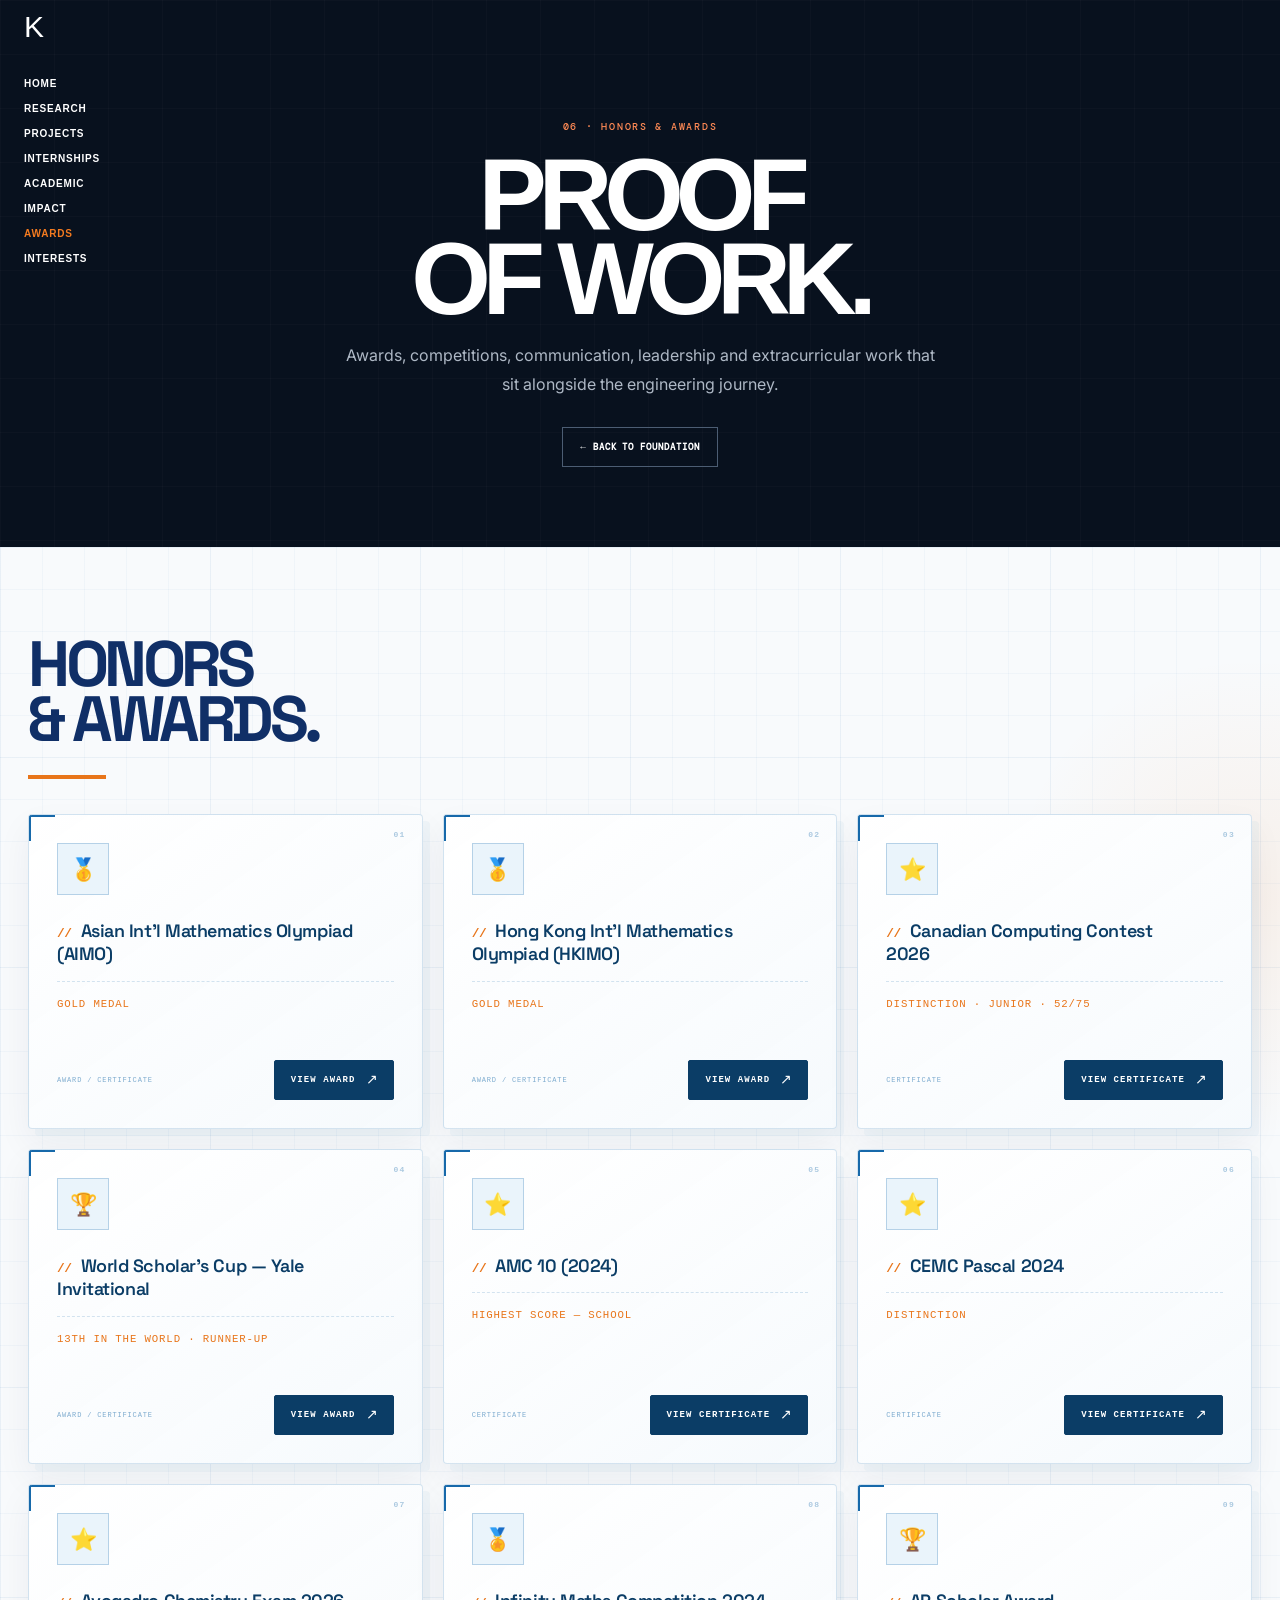
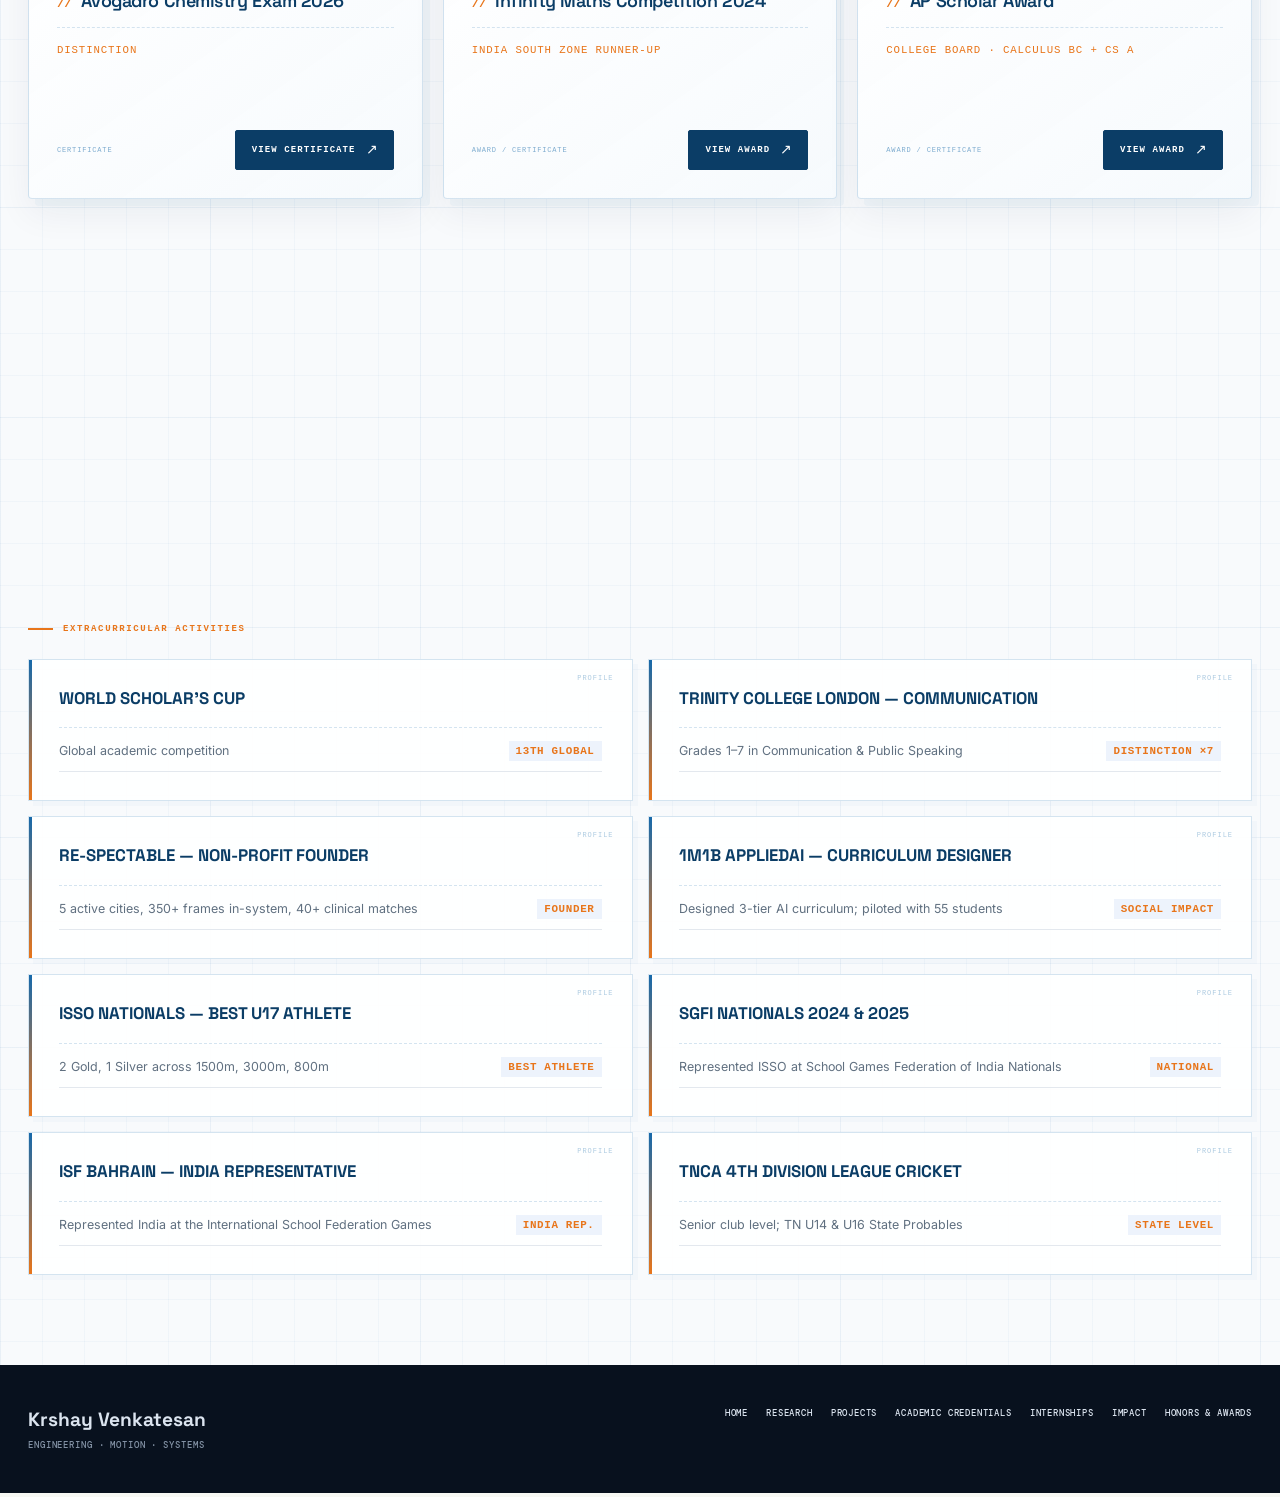
<file: awards.html>
<!doctype html>
<html lang="en">

<head>
    <meta charset="utf-8">
    <meta name="viewport" content="width=device-width,initial-scale=1">
    <meta name="theme-color" content="#08111e">
    <title>Honors & Awards — Krshay Venkatesan</title>
    <link rel="stylesheet" href="styles.css">

    <style>
        /* =========================================================
           HONORS & AWARDS — TRENDING BLUEPRINT / EDITORIAL STYLE
        ========================================================= */

        .content-section.light {
            --award-blue: #1769aa;
            --award-blue-dark: #0b3d66;
            --award-blue-soft: #eaf4fb;
            --award-orange: #e8751a;
            --award-orange-soft: #fff3e8;
            --award-ink: #10202f;
            --award-muted: #607080;
            --award-line: rgba(23, 105, 170, .18);

            position: relative;
            isolation: isolate;
            overflow: hidden;
            color: var(--award-ink);
            background:
                linear-gradient(rgba(23, 105, 170, .035) 1px, transparent 1px),
                linear-gradient(90deg, rgba(23, 105, 170, .035) 1px, transparent 1px),
                #f8fafc;
            background-size: 42px 42px;
        }

        .content-section.light::before {
            content: "";
            position: absolute;
            inset: 0;
            pointer-events: none;
            z-index: -1;
            opacity: .5;
            background:
                linear-gradient(rgba(23, 105, 170, .06) 1px, transparent 1px),
                linear-gradient(90deg, rgba(23, 105, 170, .06) 1px, transparent 1px);
            background-size: 210px 210px;
        }

        .content-section.light::after {
            content: "";
            position: absolute;
            width: 500px;
            height: 500px;
            right: -220px;
            top: 100px;
            border-radius: 50%;
            pointer-events: none;
            z-index: -1;
            background: radial-gradient(circle, rgba(232, 117, 26, .08), transparent 68%);
        }

        .content-section.light h2::after {
            content: "";
            display: block;
            width: 78px;
            height: 4px;
            margin-top: 28px;
            background: var(--award-orange);
        }

        /* =========================================================
           AWARDS GRID
        ========================================================= */

        .awards-grid {
            display: grid;
            grid-template-columns: repeat(3, minmax(0, 1fr));
            gap: 20px;
        }

        .award-card {
            position: relative;
            min-height: 315px;
            padding: 28px;
            display: flex;
            flex-direction: column;
            background:
                linear-gradient(145deg, rgba(255, 255, 255, .99), rgba(246, 250, 253, .96));
            border: 1px solid var(--award-line);
            border-radius: 4px;
            box-shadow:
                7px 7px 0 rgba(23, 105, 170, .035),
                0 15px 35px rgba(16, 40, 60, .06);
            overflow: hidden;
            transition:
                transform .35s cubic-bezier(.2, .8, .2, 1),
                border-color .35s ease,
                box-shadow .35s ease;
        }

        .award-card::before {
            content: "";
            position: absolute;
            left: 0;
            top: 0;
            width: 24px;
            height: 24px;
            border-left: 2px solid var(--award-blue);
            border-top: 2px solid var(--award-blue);
        }

        .award-card::after {
            content: attr(data-index);
            position: absolute;
            right: 16px;
            top: 15px;
            width: auto;
            height: auto;
            border: 0;
            color: rgba(23, 105, 170, .35);
            font-family: "SFMono-Regular", Consolas, monospace;
            font-size: 8px;
            font-weight: 700;
            letter-spacing: .16em;
        }

        .award-card:hover {
            transform: translateY(-8px);
            border-color: rgba(23, 105, 170, .42);
            box-shadow:
                10px 12px 0 rgba(23, 105, 170, .05),
                0 25px 55px rgba(16, 40, 60, .13);
        }

        .award-top {
            display: flex;
            align-items: flex-start;
            justify-content: space-between;
            gap: 16px;
        }

        .award-medal {
            width: 52px;
            height: 52px;
            flex: 0 0 52px;
            display: grid;
            place-items: center;
            margin-bottom: 24px;
            background: var(--award-blue-soft);
            border: 1px solid rgba(23, 105, 170, .25);
            font-size: 22px;
            transition: .35s ease;
        }

        .award-card:hover .award-medal {
            transform: translateY(-3px) rotate(5deg);
            background: var(--award-orange-soft);
            border-color: rgba(232, 117, 26, .35);
        }

        .award-card h3 {
            margin: 0 35px 15px 0;
            color: var(--award-blue-dark);
            font-size: 1.12rem;
            line-height: 1.3;
            letter-spacing: -.025em;
        }

        .award-card h3::before {
            content: "//";
            margin-right: 9px;
            color: var(--award-orange);
            font-family: "SFMono-Regular", Consolas, monospace;
            font-size: .72em;
        }

        .award-card p {
            margin: 0;
            padding-top: 14px;
            border-top: 1px dashed var(--award-line);
            color: var(--award-orange);
            font-family: "SFMono-Regular", Consolas, monospace;
            font-size: .67rem;
            line-height: 1.6;
            letter-spacing: .08em;
            text-transform: uppercase;
        }

        /* =========================================================
           VIEW AWARD / CERTIFICATE BUTTON
        ========================================================= */

        .award-actions {
            display: flex;
            align-items: center;
            justify-content: space-between;
            gap: 12px;
            margin-top: auto;
            padding-top: 24px;
        }

        .award-certificate-btn {
            position: relative;
            display: inline-flex;
            align-items: center;
            justify-content: center;
            gap: 10px;
            min-height: 40px;
            padding: 10px 14px 10px 16px;
            color: #fff;
            background: #0b3d66;
            border: 1px solid #0b3d66;
            border-radius: 2px;
            font-family: "SFMono-Regular", Consolas, monospace;
            font-size: 9px;
            font-weight: 700;
            letter-spacing: .12em;
            text-decoration: none;
            text-transform: uppercase;
            overflow: hidden;
            transition:
                transform .25s ease,
                background .25s ease,
                border-color .25s ease,
                box-shadow .25s ease;
        }

        .award-certificate-btn::before {
            content: "";
            position: absolute;
            inset: 0;
            width: 0;
            background: var(--award-orange);
            transition: width .3s ease;
            z-index: 0;
        }

        .award-certificate-btn span,
        .award-certificate-btn strong {
            position: relative;
            z-index: 1;
        }

        .award-certificate-btn strong {
            font-size: 14px;
            line-height: 1;
            font-weight: 400;
        }

        .award-certificate-btn:hover {
            transform: translateY(-2px);
            border-color: var(--award-orange);
            background: var(--award-orange);
            box-shadow: 0 8px 20px rgba(232, 117, 26, .18);
        }

        .award-certificate-btn:hover::before {
            width: 100%;
        }

        .award-file-label {
            color: rgba(23, 105, 170, .55);
            font-family: "SFMono-Regular", Consolas, monospace;
            font-size: 7px;
            letter-spacing: .12em;
            text-transform: uppercase;
        }

        /* =========================================================
           EXTRACURRICULAR
        ========================================================= */

        .blueprint-kicker {
            display: inline-flex;
            align-items: center;
            gap: 10px;
            margin-bottom: 25px;
            color: var(--award-orange);
            font-family: "SFMono-Regular", Consolas, monospace;
            font-size: 9px;
            font-weight: 700;
            letter-spacing: .18em;
            text-transform: uppercase;
        }

        .blueprint-kicker::before {
            content: "";
            width: 25px;
            height: 2px;
            background: var(--award-orange);
        }

        .content-section.light .academic-grid {
            display: grid;
            grid-template-columns: repeat(2, minmax(0, 1fr));
            gap: 15px;
        }

        .content-section.light .academic-card {
            position: relative;
            min-height: 125px;
            padding: 28px 30px;
            background: rgba(255, 255, 255, .92);
            border: 1px solid var(--award-line);
            box-shadow: 5px 5px 0 rgba(23, 105, 170, .025);
            overflow: hidden;
            transition: .35s ease;
        }

        .content-section.light .academic-card::before {
            content: "";
            position: absolute;
            left: 0;
            top: 0;
            bottom: 0;
            width: 3px;
            background: linear-gradient(to bottom, var(--award-blue), var(--award-orange));
        }

        .content-section.light .academic-card::after {
            content: "PROFILE";
            position: absolute;
            right: 18px;
            top: 14px;
            color: rgba(23, 105, 170, .35);
            font-family: "SFMono-Regular", Consolas, monospace;
            font-size: 7px;
            letter-spacing: .14em;
        }

        .content-section.light .academic-card h3 {
            margin: 0 75px 18px 0;
            color: var(--award-blue-dark);
            font-size: 1.05rem;
            line-height: 1.3;
        }

        .content-section.light .score-row {
            display: grid;
            grid-template-columns: minmax(0, 1fr) auto;
            gap: 20px;
            align-items: center;
            padding-top: 13px;
            border-top: 1px dashed var(--award-line);
            color: var(--award-muted);
            font-size: .78rem;
            line-height: 1.5;
        }

        .content-section.light .score {
            color: var(--award-orange);
            font-family: "SFMono-Regular", Consolas, monospace;
            font-size: .68rem;
            font-weight: 700;
            letter-spacing: .06em;
            text-transform: uppercase;
            white-space: nowrap;
        }

        .content-section.light .academic-card:hover {
            transform: translateY(-5px) translateX(3px);
            border-color: rgba(23, 105, 170, .35);
            box-shadow: 7px 8px 0 rgba(23, 105, 170, .045), 0 18px 35px rgba(16, 40, 60, .08);
        }

        /* =========================================================
           REVEAL
        ========================================================= */

        .content-section.light .reveal {
            opacity: 0;
            transform: translateY(28px);
            transition: opacity .7s ease, transform .7s cubic-bezier(.2, .8, .2, 1);
        }

        .content-section.light .reveal.show {
            opacity: 1;
            transform: translateY(0);
        }

        /* =========================================================
           RESPONSIVE
        ========================================================= */

        @media (max-width: 1000px) {
            .awards-grid {
                grid-template-columns: repeat(2, minmax(0, 1fr));
            }

            .content-section.light .academic-grid {
                grid-template-columns: 1fr;
            }
        }

        @media (max-width: 650px) {
            .content-section.light {
                background-size: 28px 28px;
            }

            .awards-grid {
                grid-template-columns: 1fr;
                gap: 14px;
            }

            .award-card {
                min-height: 285px;
                padding: 25px;
            }

            .award-actions {
                align-items: flex-start;
                flex-direction: column;
            }

            .award-certificate-btn {
                width: 100%;
            }

            .content-section.light .academic-card {
                padding: 24px 22px;
            }

            .content-section.light .score-row {
                grid-template-columns: 1fr;
                gap: 7px;
            }

            .content-section.light .score {
                justify-self: start;
            }
        }

        @media (prefers-reduced-motion: reduce) {

            .award-card,
            .award-medal,
            .award-certificate-btn,
            .content-section.light .academic-card,
            .content-section.light .reveal {
                transition: none !important;
            }
        }
    </style>
</head>

<body>

    <header class="site-header">

        <div class="header-inner">

            <!-- BRAND -->
            <a class="brand" href="index.html" aria-label="Krshay Venkatesan — Home" style="margin-bottom: 10px;">
                <span class="brand-mark">K</span>
                <span class="brand-name">
                </span>
                <br>
            </a>
            <!-- NAVIGATION -->
            <nav class="main-nav" aria-label="Primary navigation">

                <a href="index.html" class="active">
                    <span>HOME</span>
                </a>

                <a href="research.html">
                    <span>RESEARCH</span>
                </a>

                <a href="projects.html">
                    <span>PROJECTS</span>
                </a>

                <a href="internships.html">
                    <span>INTERNSHIPS</span>
                </a>

                <a href="academics.html">
                    <span>ACADEMIC</span>
                </a>

                <a href="impact.html">
                    <span>IMPACT</span>
                </a>

                <a href="awards.html">
                    <span>AWARDS</span>
                </a>

                <a href="interests.html">
                    <span>INTERESTS</span>
                </a>

            </nav>

            <!-- MOBILE MENU -->
            <button class="menu-toggle" aria-label="Open navigation" aria-expanded="false" onclick="
                    document.body.classList.toggle('menu-open');
                    this.setAttribute(
                        'aria-expanded',
                        document.body.classList.contains('menu-open')
                    );
                ">

                <span></span>
                <span></span>
                <span></span>

            </button>

        </div>

    </header>

    <main>

        <section class="page-hero">
            <div class="container" style="max-width: 900px; text-align: center; margin-top: -25px;">
                <div class="page-kicker">06 · Honors & Awards</div>
                <h1>Proof<br>of work.</h1>
                <br>
                <p style="max-width: 600px; margin: 0 auto;">
                    Awards, competitions, communication, leadership and extracurricular work
                    that sit alongside the engineering journey.
                </p>
                <a class="btn back" href="index.html">← Back to foundation</a>
            </div>
        </section>

        <section class="content-section light">
            <div class="container">

                <h2>Honors<br>& awards.</h2>

                <div class="awards-grid">

                    <article class="award-card reveal" data-index="01">
                        <div>
                            <div class="award-top">
                                <div class="award-medal">🥇</div>
                            </div>
                            <h3>Asian Int'l Mathematics Olympiad (AIMO)</h3>
                            <p>Gold Medal</p>
                        </div>
                        <div class="award-actions">
                            <span class="award-file-label">Award / Certificate</span>
                            <a class="award-certificate-btn" href="assets/certificates/aimo-gold-medal.pdf"
                                target="_blank" rel="noopener">
                                <span>View Award</span><strong>↗</strong>
                            </a>
                        </div>
                    </article>

                    <article class="award-card reveal" data-index="02">
                        <div>
                            <div class="award-top">
                                <div class="award-medal">🥇</div>
                            </div>
                            <h3>Hong Kong Int'l Mathematics Olympiad (HKIMO)</h3>
                            <p>Gold Medal</p>
                        </div>
                        <div class="award-actions">
                            <span class="award-file-label">Award / Certificate</span>
                            <a class="award-certificate-btn" href="assets/certificates/hkimo-gold-medal.pdf"
                                target="_blank" rel="noopener">
                                <span>View Award</span><strong>↗</strong>
                            </a>
                        </div>
                    </article>

                    <article class="award-card reveal" data-index="03">
                        <div>
                            <div class="award-top">
                                <div class="award-medal">⭐</div>
                            </div>
                            <h3>Canadian Computing Contest 2026</h3>
                            <p>Distinction · Junior · 52/75</p>
                        </div>
                        <div class="award-actions">
                            <span class="award-file-label">Certificate</span>
                            <a class="award-certificate-btn"
                                href="assets/certificates/canadian-computing-contest-2026.pdf" target="_blank"
                                rel="noopener">
                                <span>View Certificate</span><strong>↗</strong>
                            </a>
                        </div>
                    </article>

                    <article class="award-card reveal" data-index="04">
                        <div>
                            <div class="award-top">
                                <div class="award-medal">🏆</div>
                            </div>
                            <h3>World Scholar's Cup — Yale Invitational</h3>
                            <p>13th in the World · Runner-Up</p>
                        </div>
                        <div class="award-actions">
                            <span class="award-file-label">Award / Certificate</span>
                            <a class="award-certificate-btn" href="assets/certificates/world-scholars-cup-yale.pdf"
                                target="_blank" rel="noopener">
                                <span>View Award</span><strong>↗</strong>
                            </a>
                        </div>
                    </article>

                    <article class="award-card reveal" data-index="05">
                        <div>
                            <div class="award-top">
                                <div class="award-medal">⭐</div>
                            </div>
                            <h3>AMC 10 (2024)</h3>
                            <p>Highest Score — School</p>
                        </div>
                        <div class="award-actions">
                            <span class="award-file-label">Certificate</span>
                            <a class="award-certificate-btn" href="assets/certificates/amc-10-2024.pdf" target="_blank"
                                rel="noopener">
                                <span>View Certificate</span><strong>↗</strong>
                            </a>
                        </div>
                    </article>

                    <article class="award-card reveal" data-index="06">
                        <div>
                            <div class="award-top">
                                <div class="award-medal">⭐</div>
                            </div>
                            <h3>CEMC Pascal 2024</h3>
                            <p>Distinction</p>
                        </div>
                        <div class="award-actions">
                            <span class="award-file-label">Certificate</span>
                            <a class="award-certificate-btn" href="assets/certificates/cemc-pascal-2024.pdf"
                                target="_blank" rel="noopener">
                                <span>View Certificate</span><strong>↗</strong>
                            </a>
                        </div>
                    </article>
                    <article class="award-card reveal" data-index="07">
                        <div>
                            <div class="award-top">
                                <div class="award-medal">⭐</div>
                            </div>
                            <h3>Avogadro Chemistry Exam 2026</h3>
                            <p>Distinction</p>
                        </div>
                        <div class="award-actions">
                            <span class="award-file-label">Certificate</span>
                            <a class="award-certificate-btn" href="assets/certificates/avogadro-chemistry-2026.pdf"
                                target="_blank" rel="noopener">
                                <span>View Certificate</span><strong>↗</strong>
                            </a>
                        </div>
                    </article>
                    <article class="award-card reveal" data-index="08">
                        <div>
                            <div class=" award-top">
                                <div class="award-medal">🏅</div>
                            </div>
                            <h3>Infinity Maths Competition 2024</h3>
                            <p>India South Zone Runner-Up</p>
                        </div>
                        <div class="award-actions">
                            <span class="award-file-label">Award / Certificate</span>
                            <a class="award-certificate-btn" href="assets/certificates/infinity-maths-2024.pdf"
                                target="_blank" rel="noopener">
                                <span>View Award</span><strong>↗</strong>
                            </a>
                        </div>
                    </article>
                    <article class="award-card reveal" data-index="09">
                        <div>
                            <div class="award-top">
                                <div class="award-medal">🏆</div>
                            </div>
                            <h3>AP Scholar Award</h3>
                            <p>College Board · Calculus BC + CS A</p>
                        </div>
                        <div class="award-actions">
                            <span class="award-file-label">Award / Certificate</span>
                            <a class="award-certificate-btn" href="assets/certificates/ap-scholar-award.pdf"
                                target="_blank" rel="noopener">
                                <span>View Award</span><strong>↗</strong>
                            </a>
                        </div>
                    </article>
                    <article class="award-card reveal" data-index="10">
                        <div>
                            <div class="award-top">
                                <div class="award-medal">🎤</div>
                            </div>
                            <h3>Trinity Communication Grades 1–7</h3>
                            <p>Distinction at every grade</p>
                        </div>
                        <div class="award-actions">
                            <span class="award-file-label">Certificates</span>
                            <a class="award-certificate-btn"
                                href="assets/certificates/trinity-communication-grades-1-7.pdf" target="_blank"
                                rel="noopener">
                                <span>View Certificates</span><strong>↗</strong>
                            </a>
                        </div>
                    </article>
                    <article class="award-card reveal" data-index="11">
                        <div>
                            <div class="award-top">
                                <div class="award-medal">⭐</div>
                            </div>
                            <h3>Sir Isaac Newton Physics Exam 2026</h3>
                            <p>Distinction</p>
                        </div>
                        <div class="award-actions">
                            <span class="award-file-label">Certificate</span>
                            <a class="award-certificate-btn"
                                href="assets/certificates/sir-isaac-newton-physics-2026.pdf" target="_blank"
                                rel="noopener">
                                <span>View Certificate</span><strong>↗</strong>
                            </a>
                        </div>
                    </article>

                    <article class="award-card reveal" data-index="12">
                        <div>
                            <div class="award-top">
                                <div class="award-medal">🥇</div>
                            </div>
                            <h3>CREST Gold Award</h3>
                            <p>ACL Rehabilitation Knee Sleeve Research</p>
                        </div>
                        <div class="award-actions">
                            <span class="award-file-label">Award / Certificate</span>
                            <a class="award-certificate-btn" href="assets/certificates/crest-gold-award.pdf"
                                target="_blank" rel="noopener">
                                <span>View Award</span><strong>↗</strong>
                            </a>
                        </div>
                    </article>



                </div>

                <div style="margin-top:80px">
                    <div class="blueprint-kicker">Extracurricular activities</div>

                    <div class="academic-grid">

                        <article class="academic-card">
                            <h3>World Scholar's Cup</h3>
                            <div class="score-row">
                                <span>Global academic competition</span>
                                <span class="score">13th Global</span>
                            </div>
                        </article>

                        <article class="academic-card">
                            <h3>Trinity College London — Communication</h3>
                            <div class="score-row">
                                <span>Grades 1–7 in Communication & Public Speaking</span>
                                <span class="score">Distinction ×7</span>
                            </div>
                        </article>

                        <article class="academic-card">
                            <h3>Re-Spectable — Non-Profit Founder</h3>
                            <div class="score-row">
                                <span>5 active cities, 350+ frames in-system, 40+ clinical matches</span>
                                <span class="score">Founder</span>
                            </div>
                        </article>

                        <article class="academic-card">
                            <h3>1M1B AppliedAI — Curriculum Designer</h3>
                            <div class="score-row">
                                <span>Designed 3-tier AI curriculum; piloted with 55 students</span>
                                <span class="score">Social Impact</span>
                            </div>
                        </article>

                        <article class="academic-card">
                            <h3>ISSO Nationals — Best U17 Athlete</h3>
                            <div class="score-row">
                                <span>2 Gold, 1 Silver across 1500m, 3000m, 800m</span>
                                <span class="score">Best Athlete</span>
                            </div>
                        </article>

                        <article class="academic-card">
                            <h3>SGFI Nationals 2024 & 2025</h3>
                            <div class="score-row">
                                <span>Represented ISSO at School Games Federation of India Nationals</span>
                                <span class="score">National</span>
                            </div>
                        </article>

                        <article class="academic-card">
                            <h3>ISF Bahrain — India Representative</h3>
                            <div class="score-row">
                                <span>Represented India at the International School Federation Games</span>
                                <span class="score">India Rep.</span>
                            </div>
                        </article>

                        <article class="academic-card">
                            <h3>TNCA 4th Division League Cricket</h3>
                            <div class="score-row">
                                <span>Senior club level; TN U14 & U16 State Probables</span>
                                <span class="score">State Level</span>
                            </div>
                        </article>

                    </div>
                </div>

            </div>
        </section>

    </main>

    <footer class="site-footer">
        <div class="container footer-grid">
            <div>
                <div class="footer-title">Krshay Venkatesan</div>
                <div class="footer-meta">Engineering · Motion · Systems</div>
            </div>

            <div class="footer-links">
                <a href="index.html">Home</a>
                <a href="research.html">Research</a>
                <a href="projects.html">Projects</a>
                <a href="academics.html">Academic Credentials</a>
                <a href="internships.html">Internships</a>
                <a href="impact.html">Impact</a>
                <a href="awards.html">Honors & Awards</a>
            </div>
        </div>
    </footer>

    <script>
        const io = new IntersectionObserver(
            entries => entries.forEach(entry => {
                if (entry.isIntersecting) entry.target.classList.add("show");
            }),
            { threshold: .08 }
        );

        document.querySelectorAll(".reveal").forEach(element => io.observe(element));
    </script>

    <script src="header.js"></script>

</body>

</html>
</file>
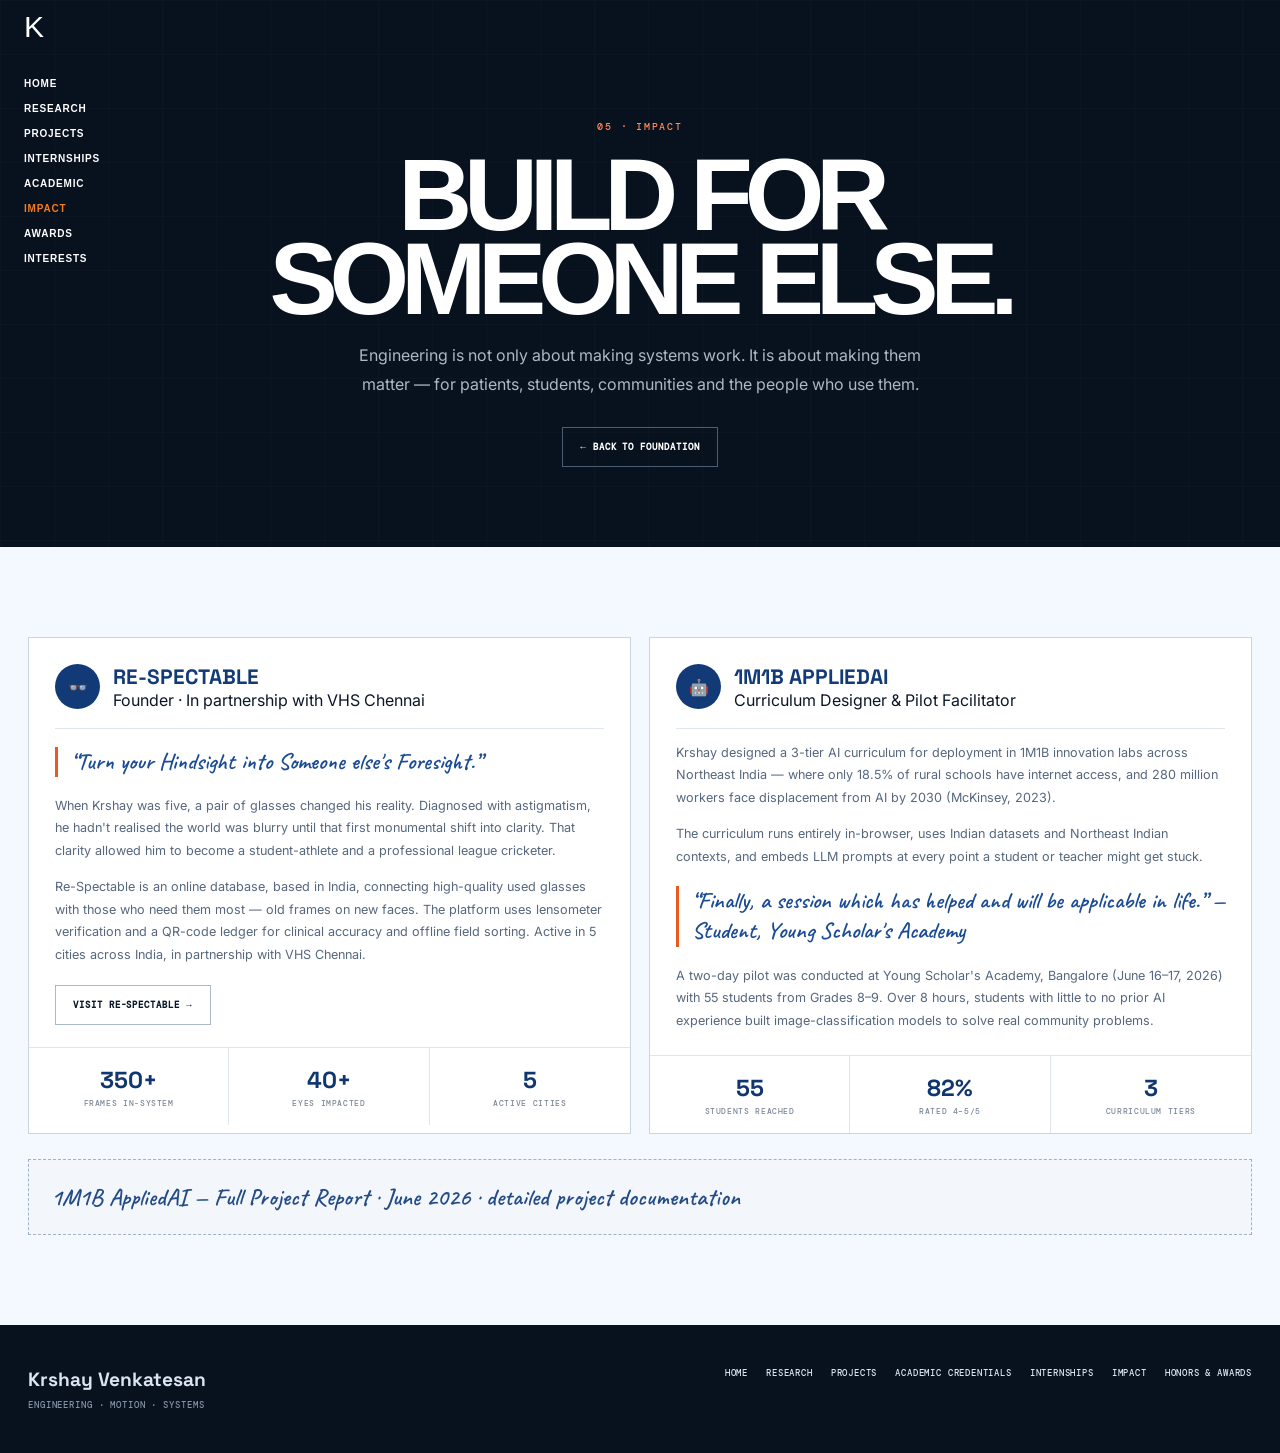
<file: impact.html>
<!doctype html>
<html lang="en">

<head>
    <meta charset="utf-8">
    <meta name="viewport" content="width=device-width,initial-scale=1">
    <meta name="theme-color" content="#08111e">
    <title>Impact — Krshay Venkatesan</title>
    <link rel="stylesheet" href="styles.css">
</head>

<body>
    <header class="site-header">

        <div class="header-inner">

            <!-- BRAND -->
            <a class="brand" href="index.html" aria-label="Krshay Venkatesan — Home" style="margin-bottom: 10px;">
                <span class="brand-mark">K</span>
                <span class="brand-name">
                </span>
                <br>
            </a>
            <!-- NAVIGATION -->
            <nav class="main-nav" aria-label="Primary navigation">

                <a href="index.html" class="active">
                    <span>HOME</span>
                </a>

                <a href="research.html">
                    <span>RESEARCH</span>
                </a>

                <a href="projects.html">
                    <span>PROJECTS</span>
                </a>

                <a href="internships.html">
                    <span>INTERNSHIPS</span>
                </a>

                <a href="academics.html">
                    <span>ACADEMIC</span>
                </a>

                <a href="impact.html">
                    <span>IMPACT</span>
                </a>

                <a href="awards.html">
                    <span>AWARDS</span>
                </a>

                <a href="interests.html">
                    <span>INTERESTS</span>
                </a>

            </nav>

            <!-- MOBILE MENU -->
            <button class="menu-toggle" aria-label="Open navigation" aria-expanded="false" onclick="
                    document.body.classList.toggle('menu-open');
                    this.setAttribute(
                        'aria-expanded',
                        document.body.classList.contains('menu-open')
                    );
                ">

                <span></span>
                <span></span>
                <span></span>

            </button>

        </div>

    </header>
    <main>
        <section class="page-hero">
            <div class="container" style="max-width: 900px; text-align: center; margin-top: -25px;">
                <div class="page-kicker">05 · Impact</div>
                <h1>Build for<br>someone else.</h1>
                <br>
                <p style="max-width: 600px; margin: 0 auto;">Engineering is not only about making systems work. It is about making them matter — for patients,
                    students, communities and the people who use them.</p><a class="btn back" href="index.html">← Back
                    to foundation</a>
            </div>
        </section>
        <section class="content-section light">
            <div class="container">
                <div class="impact-grid">
                    <article class="impact-card reveal">
                        <div class="impact-top">
                            <div class="impact-icon">👓</div>
                            <div>
                                <h3>Re-Spectable</h3><span>Founder · In partnership with VHS Chennai</span>
                            </div>
                        </div>
                        <div class="impact-quote">“Turn your Hindsight into Someone else's Foresight.”</div>
                        <p>When Krshay was five, a pair of glasses changed his reality. Diagnosed with astigmatism, he
                            hadn't realised the world was blurry until that first monumental shift into clarity. That
                            clarity allowed him to become a student-athlete and a professional league cricketer.</p>
                        <p>Re-Spectable is an online database, based in India, connecting high-quality used glasses with
                            those who need them most — old frames on new faces. The platform uses lensometer
                            verification and a QR-code ledger for clinical accuracy and offline field sorting. Active in
                            5 cities across India, in partnership with VHS Chennai.</p>
                        <div style="margin-top:18px"><a class="btn" href="https://re-spectable.org/"
                                target="_blank">Visit Re-Spectable →</a></div>
                        <div class="impact-stats">
                            <div class="impact-stat"><strong>350+</strong><span>Frames in-system</span></div>
                            <div class="impact-stat"><strong>40+</strong><span>Eyes impacted</span></div>
                            <div class="impact-stat"><strong>5</strong><span>Active cities</span></div>
                        </div>
                    </article>
                    <article class="impact-card reveal">
                        <div class="impact-top">
                            <div class="impact-icon">🤖</div>
                            <div>
                                <h3>1M1B AppliedAI</h3><span>Curriculum Designer & Pilot Facilitator</span>
                            </div>
                        </div>
                        <p>Krshay designed a 3-tier AI curriculum for deployment in 1M1B innovation labs across
                            Northeast India — where only 18.5% of rural schools have internet access, and 280 million
                            workers face displacement from AI by 2030 (McKinsey, 2023).</p>
                        <p>The curriculum runs entirely in-browser, uses Indian datasets and Northeast Indian contexts,
                            and embeds LLM prompts at every point a student or teacher might get stuck.</p>
                        <div class="impact-quote">“Finally, a session which has helped and will be applicable in life.”
                            — Student, Young Scholar's Academy</div>
                        <p>A two-day pilot was conducted at Young Scholar's Academy, Bangalore (June 16–17, 2026) with
                            55 students from Grades 8–9. Over 8 hours, students with little to no prior AI experience
                            built image-classification models to solve real community problems.</p>
                        <div class="impact-stats">
                            <div class="impact-stat"><strong>55</strong><span>Students reached</span></div>
                            <div class="impact-stat"><strong>82%</strong><span>Rated 4–5/5</span></div>
                            <div class="impact-stat"><strong>3</strong><span>Curriculum tiers</span></div>
                        </div>
                    </article>
                </div>
                <div class="quote">1M1B AppliedAI — Full Project Report · June 2026 · detailed project documentation
                </div>
            </div>
        </section>
    </main>
    <footer class="site-footer">
        <div class="container footer-grid">
            <div>
                <div class="footer-title">Krshay Venkatesan</div>
                <div class="footer-meta">Engineering · Motion · Systems</div>
            </div>
            <div class="footer-links"><a href="index.html">Home</a><a href="research.html">Research</a><a
                    href="projects.html">Projects</a><a href="academics.html">Academic Credentials</a><a
                    href="internships.html">Internships</a><a href="impact.html">Impact</a><a href="awards.html">Honors
                    & Awards</a></div>
        </div>
    </footer>
    <script>const io = new IntersectionObserver(es => es.forEach(e => { if (e.isIntersecting) e.target.classList.add('show') }), { threshold: .08 }); document.querySelectorAll('.reveal').forEach(e => io.observe(e));</script>
<script src="header.js"></script>
</body>

</html>
</file>
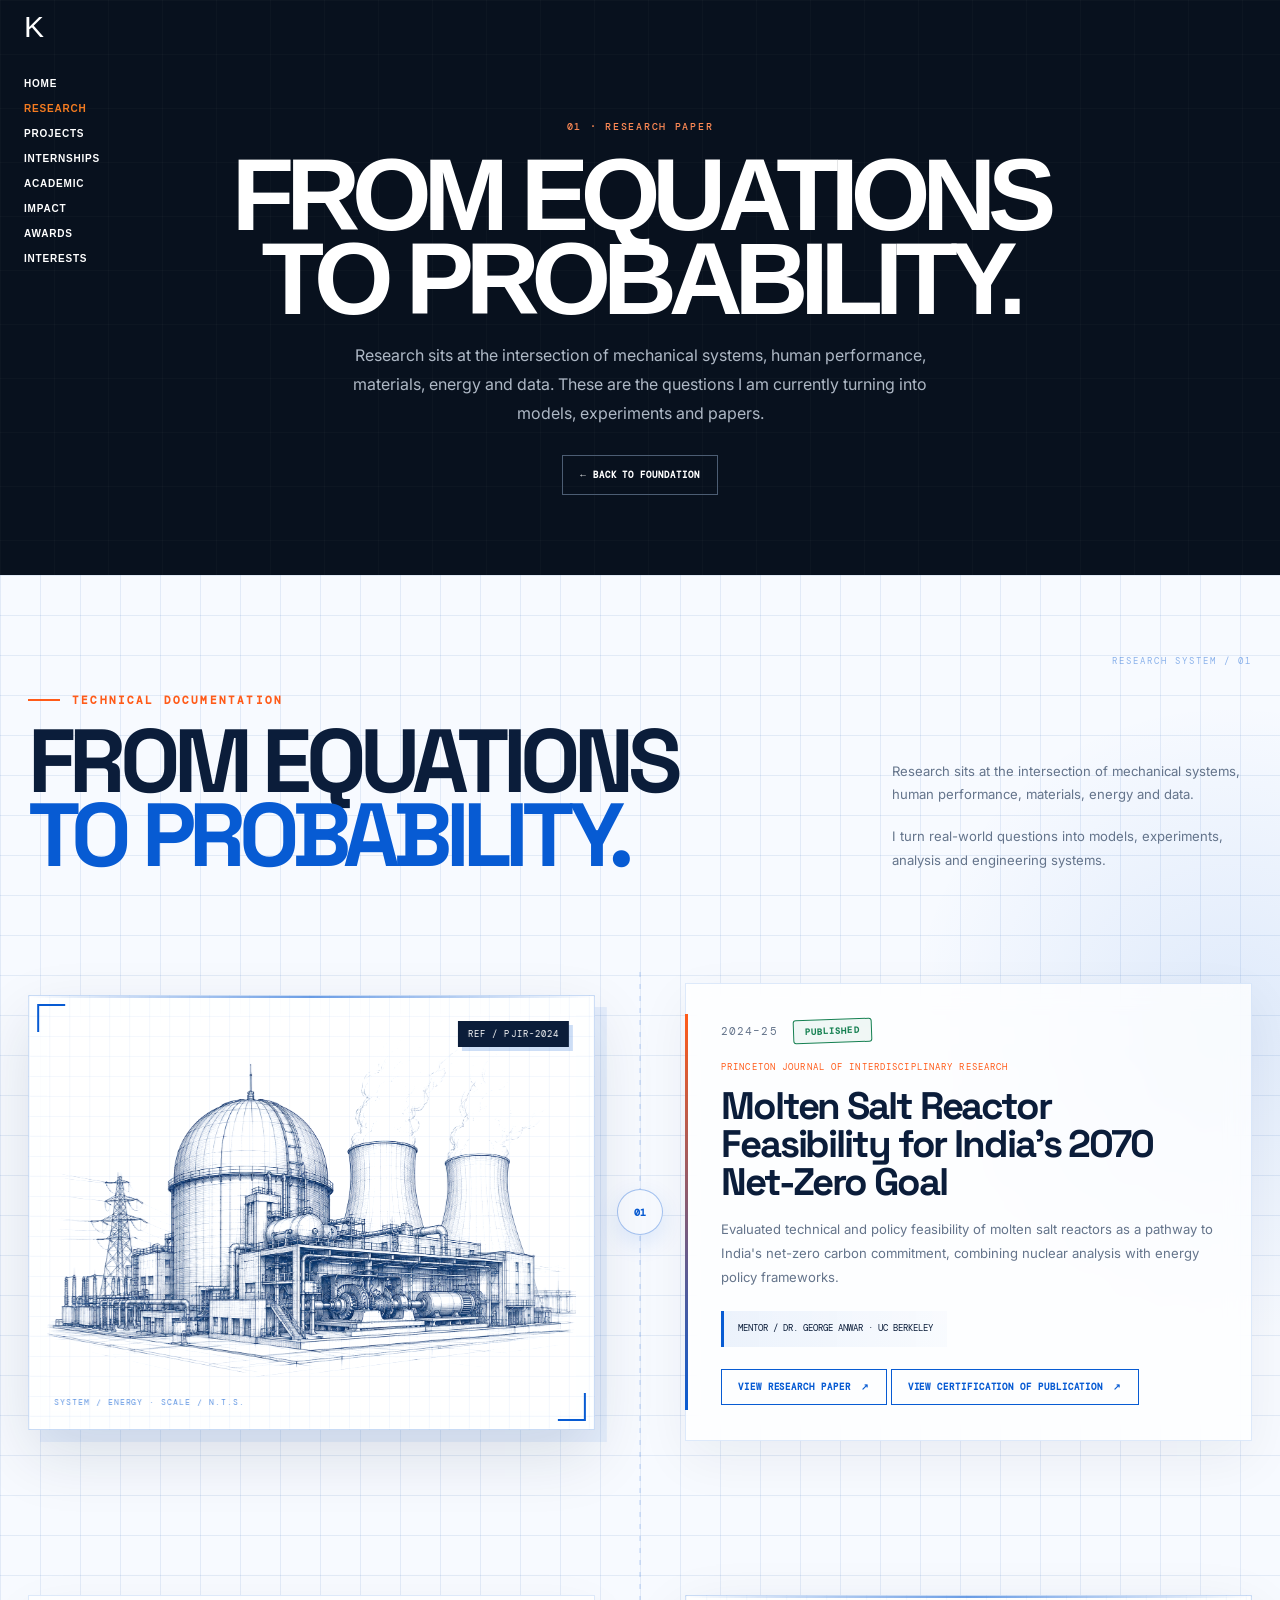
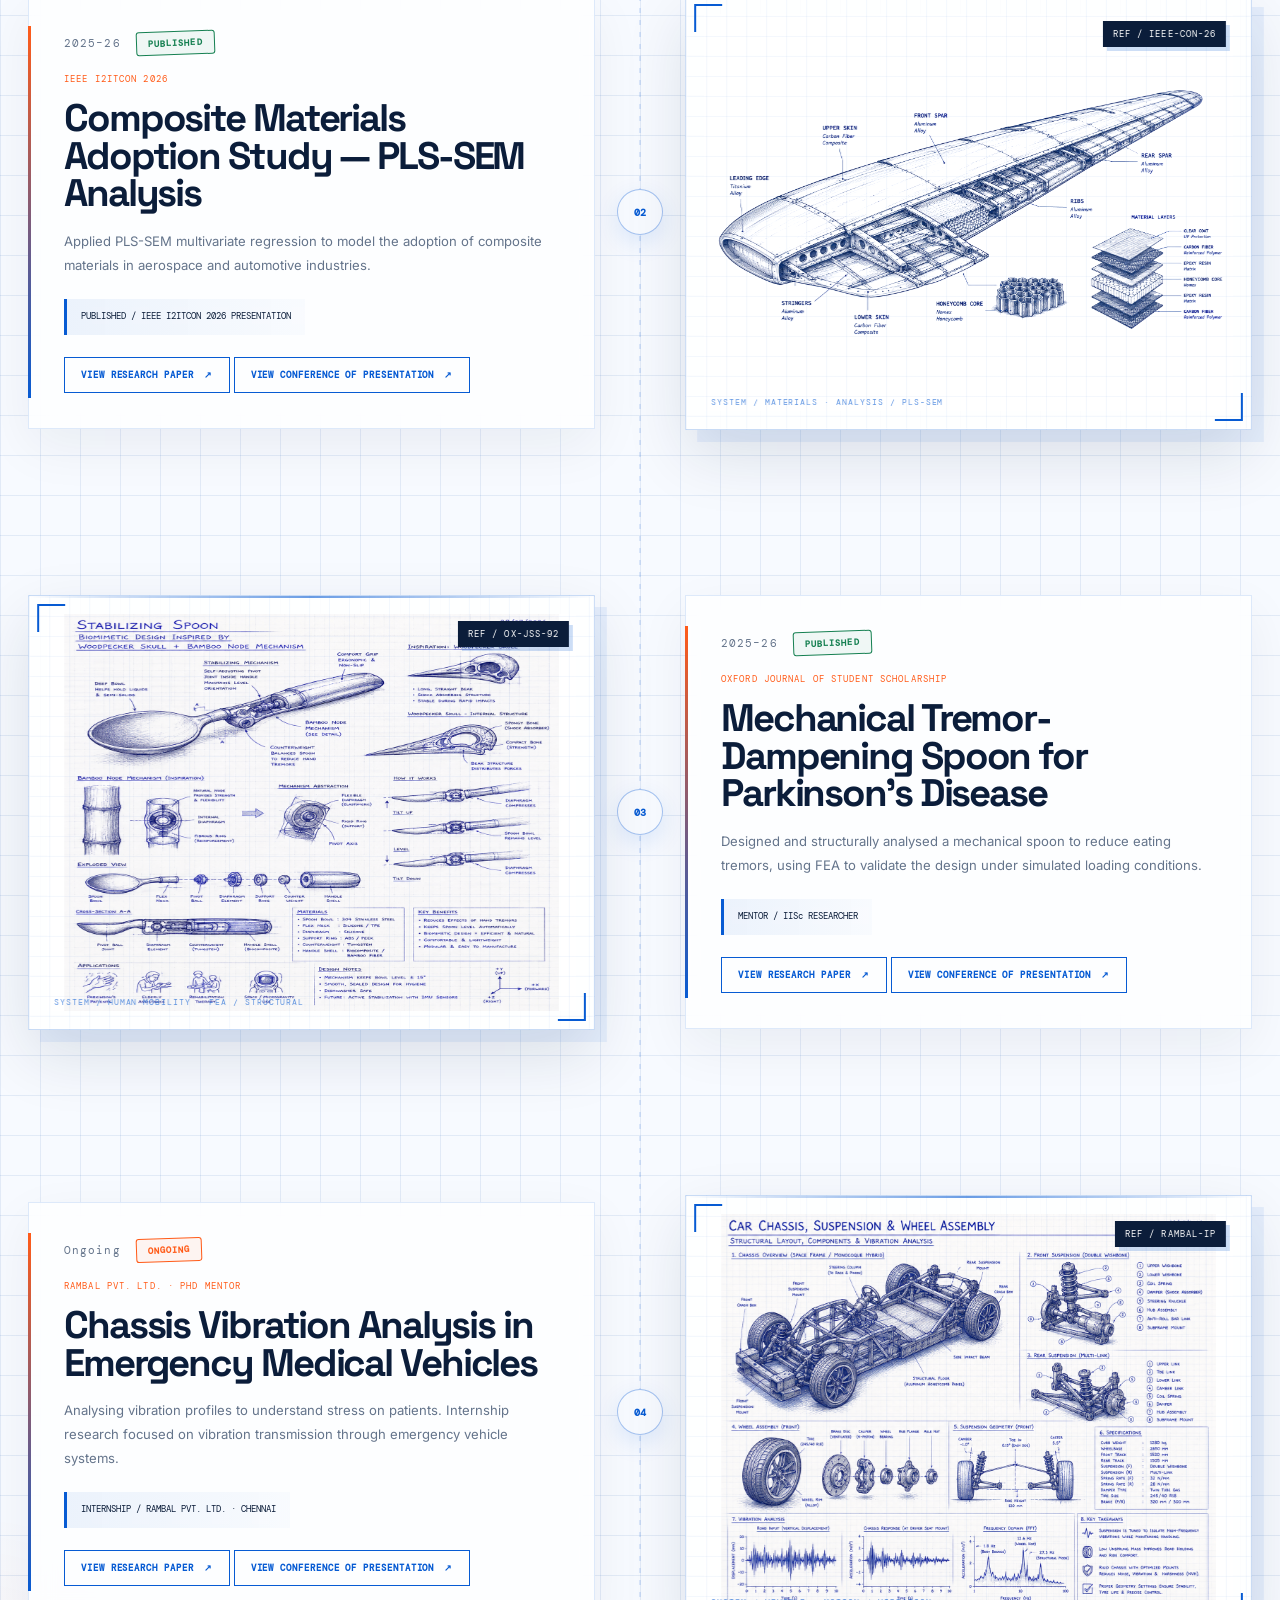
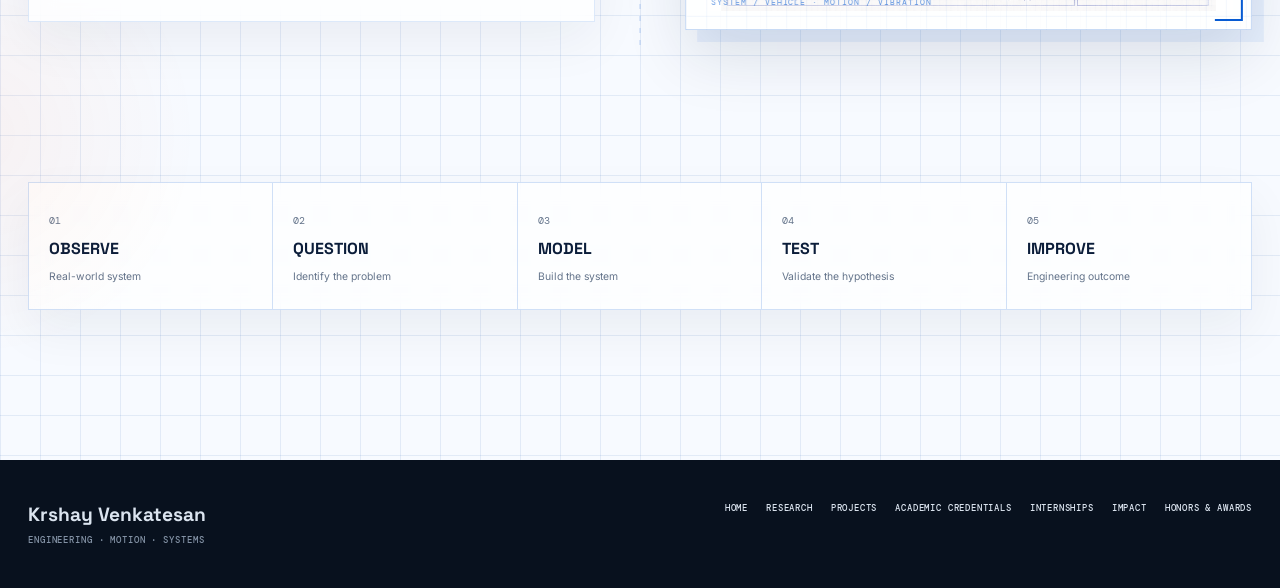
<file: research.html>
<!doctype html>
<html lang="en">

<head>
    <meta charset="utf-8">
    <meta name="viewport" content="width=device-width,initial-scale=1">
    <meta name="theme-color" content="#08111e">
    <title>Research Paper — Krshay Venkatesan</title>
    <link rel="stylesheet" href="styles.css">
</head>
<style>
    /* =========================================================
   KRSHAY — RESEARCH FIELD NOTES
   BLUEPRINT / 3D / TECHNICAL PORTFOLIO SYSTEM
========================================================= */

    :root {
        --research-blue: #075bd3;
        --research-blue-dark: #092b63;
        --research-navy: #0b1d3a;
        --research-orange: #ff5b19;

        --research-text: #13233f;
        --research-muted: #64748b;

        --research-grid: rgba(20, 88, 170, .095);
        --research-line: rgba(7, 91, 211, .18);

        --research-paper: #f7faff;

        --display: 'Space Grotesk', sans-serif;
        --mono: 'DM Mono', monospace;
        --hand: 'Caveat', cursive;
    }


    /* =========================================================
   PAGE BACKGROUND
========================================================= */

    body {
        background:
            linear-gradient(90deg,
                rgba(255, 255, 255, .94),
                rgba(247, 250, 255, .97));

        color: var(--research-text);
    }


    /* Blueprint grid continues through entire research page */

    .research-journal {

        position: relative;

        padding:
            110px 0 150px;

        overflow: hidden;

        background-color: var(--research-paper);

        background-image:
            linear-gradient(var(--research-grid) 1px,
                transparent 1px),
            linear-gradient(90deg,
                var(--research-grid) 1px,
                transparent 1px);

        background-size:
            40px 40px;

        perspective: 1600px;
    }


    /* Large technical glow */

    .research-journal::before {

        content: "";

        position: absolute;

        width: 700px;
        height: 700px;

        right: -300px;
        top: 100px;

        background:
            radial-gradient(circle,
                rgba(7, 91, 211, .10),
                transparent 65%);

        pointer-events: none;
    }


    /* Secondary orange glow */

    .research-journal::after {

        content: "";

        position: absolute;

        width: 450px;
        height: 450px;

        left: -250px;
        bottom: 100px;

        background:
            radial-gradient(circle,
                rgba(255, 91, 25, .055),
                transparent 70%);

        pointer-events: none;
    }


    /* =========================================================
   TECHNICAL HEADER
========================================================= */

    .journal-header {

        position: relative;

        display: grid;

        grid-template-columns:
            minmax(0, 1fr) 360px;

        align-items: end;

        gap: 60px;

        margin-bottom: 100px;

        z-index: 3;
    }


    .journal-header::after {

        content:
            "RESEARCH SYSTEM / 01";

        position: absolute;

        right: 0;
        top: -30px;

        font-family: var(--mono);

        font-size: 9px;

        letter-spacing: .22em;

        color:
            rgba(7, 91, 211, .45);
    }


    .journal-header .kicker {

        display: inline-flex;

        align-items: center;

        gap: 12px;

        font-family: var(--mono);

        font-size: .68rem;

        font-weight: 700;

        letter-spacing: .2em;

        text-transform: uppercase;

        color: var(--research-orange);

        margin-bottom: 18px;
    }


    .journal-header .kicker::before {

        content: "";

        width: 32px;
        height: 2px;

        background: var(--research-orange);
    }


    .journal-header h2 {

        margin: 0;

        font-family: var(--display);

        font-size:
            clamp(3.5rem,
                7vw,
                7.5rem);

        line-height: .82;

        letter-spacing: -.075em;

        text-transform: uppercase;

        color: var(--research-navy);
    }


    .journal-header h2 span {

        color: var(--research-blue);
    }


    .journal-header::marker {
        display: none;
    }


    /* =========================================================
   HEADER SIDE INFORMATION
========================================================= */

    .journal-header>div:last-child {

        position: relative;
    }


    .journal-header p {

        margin: 0;

        color: var(--research-muted);

        font-size: .82rem;

        line-height: 1.8;
    }


    /* =========================================================
   RESEARCH STACK
========================================================= */

    .research-stack {

        position: relative;

        display: flex;

        flex-direction: column;

        gap: 120px;

        z-index: 2;
    }


    /* vertical research axis */

    .research-stack::before {

        content: "";

        position: absolute;

        top: 0;
        bottom: 0;

        left: 50%;

        width: 1px;

        background:
            repeating-linear-gradient(to bottom,
                rgba(7, 91, 211, .25) 0 5px,
                transparent 5px 12px);

        transform: translateX(-50%);

        pointer-events: none;
    }


    /* =========================================================
   RESEARCH ENTRY
========================================================= */

    .research-entry {

        position: relative;

        display: grid;

        grid-template-columns:
            minmax(0, 1fr) minmax(0, 1fr);

        align-items: center;

        gap: 90px;

        min-height: 480px;

        transform-style: preserve-3d;
    }


    /* alternating layout */

    .research-entry.reverse {

        direction: rtl;
    }


    .research-entry.reverse>* {

        direction: ltr;
    }


    /* =========================================================
   ENTRY NUMBER
========================================================= */

    .research-entry::before {

        content: attr(data-number);

        position: absolute;

        left: 50%;

        top: 50%;

        transform:
            translate(-50%, -50%);

        width: 44px;
        height: 44px;

        display: flex;

        align-items: center;
        justify-content: center;

        border:
            1px solid rgba(7, 91, 211, .35);

        border-radius: 50%;

        background:
            rgba(247, 250, 255, .94);

        backdrop-filter: blur(10px);

        color: var(--research-blue);

        font-family: var(--mono);

        font-size: .65rem;

        font-weight: 700;

        box-shadow:
            0 8px 25px rgba(7, 91, 211, .12);

        z-index: 8;
    }


    /* =========================================================
   MEDIA
========================================================= */

    .research-media {

        position: relative;

        min-width: 0;

        transform-style: preserve-3d;
    }


    /* floating blueprint frame */

    .media-frame {

        position: relative;

        padding: 18px;

        background:
            rgba(255, 255, 255, .88);

        border:
            1px solid rgba(7, 91, 211, .22);

        box-shadow:

            12px 12px 0 rgba(7, 91, 211, .07),

            0 25px 60px rgba(11, 29, 58, .12),

            inset 0 0 0 1px rgba(255, 255, 255, .8);

        transform:
            translateZ(20px) rotateY(-2deg);

        transform-style: preserve-3d;

        transition:
            transform .65s cubic-bezier(.2, .8, .2, 1),
            box-shadow .65s ease;
    }


    /* opposite tilt */

    .research-entry.reverse .media-frame {

        transform:
            translateZ(20px) rotateY(2deg);
    }


    /* technical corner */

    .media-frame::before,
    .media-frame::after {

        content: "";

        position: absolute;

        width: 26px;
        height: 26px;

        z-index: 5;

        pointer-events: none;
    }


    .media-frame::before {

        left: 8px;
        top: 8px;

        border-left:
            2px solid var(--research-blue);

        border-top:
            2px solid var(--research-blue);
    }


    .media-frame::after {

        right: 8px;
        bottom: 8px;

        border-right:
            2px solid var(--research-blue);

        border-bottom:
            2px solid var(--research-blue);
    }


    /* Blueprint grid inside image */

    .media-frame {

        background-image:

            linear-gradient(rgba(7, 91, 211, .045) 1px,
                transparent 1px),

            linear-gradient(90deg,
                rgba(7, 91, 211, .045) 1px,
                transparent 1px);

        background-size: 20px 20px;
    }


    /* image */

    .blueprint-img {

        width: 100%;

        aspect-ratio: 4 / 3;

        object-fit: contain;

        display: block;

        position: relative;

        z-index: 2;

        background:
            rgba(255, 255, 255, .75);

        mix-blend-mode: multiply;

        filter:
            saturate(.75) contrast(1.05);

        transition:
            transform .7s cubic-bezier(.2, .8, .2, 1),
            filter .5s ease;
    }


    /* Hover image */

    .research-media:hover .media-frame {

        transform:
            translateY(-12px) translateZ(45px) rotateY(0deg) rotateX(2deg);

        box-shadow:

            20px 25px 0 rgba(7, 91, 211, .07),

            0 35px 80px rgba(11, 29, 58, .18);
    }


    .research-media:hover .blueprint-img {

        transform:
            scale(1.035);

        filter:
            saturate(1) contrast(1.08);
    }


    /* =========================================================
   SCAN LINE
========================================================= */

    .media-frame .scan-line {

        position: absolute;

        left: 0;
        right: 0;

        top: 0;

        height: 2px;

        background:
            linear-gradient(90deg,
                transparent,
                var(--research-blue),
                transparent);

        opacity: .6;

        z-index: 6;

        animation:
            researchScan 4s linear infinite;
    }


    @keyframes researchScan {

        0% {
            transform: translateY(0);
            opacity: 0;
        }

        10% {
            opacity: .7;
        }

        90% {
            opacity: .7;
        }

        100% {
            transform: translateY(390px);
            opacity: 0;
        }
    }


    /* =========================================================
   DOCUMENT TAG
========================================================= */

    .document-tag {

        position: absolute;

        top: 25px;
        right: 25px;

        padding:
            7px 10px;

        background:
            var(--research-navy);

        color: white;

        font-family: var(--mono);

        font-size: .55rem;

        letter-spacing: .12em;

        text-transform: uppercase;

        z-index: 10;

        box-shadow:
            4px 4px 0 rgba(7, 91, 211, .2);
    }


    /* =========================================================
   IMAGE TECHNICAL DATA
========================================================= */

    .media-frame .image-data {

        position: absolute;

        left: 25px;
        bottom: 22px;

        z-index: 8;

        font-family: var(--mono);

        font-size: 8px;

        letter-spacing: .12em;

        color:
            rgba(7, 91, 211, .65);
    }


    /* =========================================================
   RESEARCH DETAILS
========================================================= */

    .research-details {

        position: relative;

        padding: 35px;

        background:
            rgba(255, 255, 255, .78);

        border:
            1px solid rgba(7, 91, 211, .13);

        box-shadow:
            0 18px 50px rgba(11, 29, 58, .06);

        backdrop-filter:
            blur(12px);

        transform:
            translateZ(30px);

        transition:
            transform .5s ease,
            box-shadow .5s ease;
    }


    .research-details::before {

        content: "";

        position: absolute;

        left: -1px;
        top: 30px;
        bottom: 30px;

        width: 3px;

        background:
            linear-gradient(var(--research-orange),
                var(--research-blue));
    }


    .research-details:hover {

        transform:
            translateZ(45px) translateY(-5px);

        box-shadow:
            0 30px 70px rgba(11, 29, 58, .11);
    }


    /* =========================================================
   META
========================================================= */

    .entry-meta {

        display: flex;

        align-items: center;

        gap: 15px;

        margin-bottom: 18px;
    }


    .year {

        font-family: var(--mono);

        font-size: .68rem;

        letter-spacing: .1em;

        color:
            var(--research-muted);
    }


    /* =========================================================
   STATUS
========================================================= */

    .status-stamp {

        display: inline-flex;

        padding:
            5px 11px;

        border:
            1px solid currentColor;

        border-radius: 3px;

        font-family: var(--mono);

        font-size: .55rem;

        font-weight: 700;

        letter-spacing: .12em;

        text-transform: uppercase;

        transform:
            rotate(-2deg);
    }


    .status-stamp.published {

        color:
            #168052;

        background:
            rgba(22, 128, 82, .06);
    }


    .status-stamp.accepted {

        color:
            var(--research-blue);

        background:
            rgba(7, 91, 211, .06);
    }


    .status-stamp.ongoing {

        color:
            var(--research-orange);

        background:
            rgba(255, 91, 25, .06);
    }


    /* =========================================================
   VENUE
========================================================= */

    .venue {

        font-family: var(--mono);

        font-size: .58rem;

        letter-spacing: .12em;

        text-transform: uppercase;

        color:
            var(--research-orange);

        margin-bottom: 14px;
    }


    /* =========================================================
   TITLE
========================================================= */

    .research-details h3 {

        margin: 0 0 18px;

        font-family: var(--display);

        font-size:
            clamp(1.7rem,
                3vw,
                3rem);

        line-height: .98;

        letter-spacing: -.055em;

        color:
            var(--research-navy);
    }


    /* =========================================================
   DESCRIPTION
========================================================= */

    .research-details p {

        margin: 0 0 22px;

        color:
            var(--research-muted);

        font-size: .82rem;

        line-height: 1.8;

        max-width: 560px;
    }


    /* =========================================================
   MENTOR / INFO TAG
========================================================= */

    .mentor-tag {

        display: inline-block;

        padding:
            11px 14px;

        margin-bottom: 22px;

        background:
            linear-gradient(90deg,
                rgba(7, 91, 211, .07),
                rgba(7, 91, 211, .02));

        border-left:
            3px solid var(--research-blue);

        font-family: var(--mono);

        font-size: .58rem;

        line-height: 1.5;

        color:
            var(--research-navy);
    }


    /* =========================================================
   DOCUMENT LINK
========================================================= */

    .view-doc {

        display: inline-flex;

        align-items: center;

        gap: 10px;

        padding:
            11px 16px;

        border:
            1px solid var(--research-blue);

        color:
            var(--research-blue);

        font-family: var(--mono);

        font-size: .58rem;

        font-weight: 700;

        letter-spacing: .1em;

        text-transform: uppercase;

        text-decoration: none;

        transition:
            all .35s ease;
    }


    .view-doc:hover {

        color: white;

        background:
            var(--research-blue);

        transform:
            translateX(5px);

        box-shadow:
            6px 6px 0 rgba(7, 91, 211, .15);
    }


    /* =========================================================
   BOTTOM RESEARCH PROCESS
========================================================= */

    .research-process {

        position: relative;

        display: grid;

        grid-template-columns:
            repeat(5, 1fr);

        margin-top: 130px;

        border:
            1px solid var(--research-line);

        background:
            rgba(255, 255, 255, .72);

        backdrop-filter:
            blur(10px);

        box-shadow:
            0 20px 50px rgba(11, 29, 58, .06);
    }


    .process-step {

        position: relative;

        padding:
            25px 20px;

        border-right:
            1px solid var(--research-line);
    }


    .process-step:last-child {

        border-right: 0;
    }


    .process-number {

        font-family: var(--mono);

        font-size: .55rem;

        color:
            var(--research-orange);
    }


    .process-step strong {

        display: block;

        margin:
            10px 0 5px;

        font-family: var(--display);

        font-size: 1rem;

        text-transform: uppercase;

        color:
            var(--research-navy);
    }


    .process-step span {

        font-size: .65rem;

        color:
            var(--research-muted);
    }


    /* =========================================================
   FLOATING DECORATIVE DATA
========================================================= */

    .research-journal .technical-float {

        position: absolute;

        font-family: var(--mono);

        font-size: 8px;

        letter-spacing: .15em;

        color:
            rgba(7, 91, 211, .4);

        pointer-events: none;

        animation:
            floatData 5s ease-in-out infinite;
    }


    @keyframes floatData {

        0%,
        100% {
            transform:
                translateY(0);
        }

        50% {
            transform:
                translateY(-10px);
        }
    }


    /* =========================================================
   REVEAL ANIMATION
========================================================= */

    .reveal {

        opacity: 0;

        transform:
            translateY(45px) translateZ(-20px);

        transition:
            opacity .9s ease,
            transform 1s cubic-bezier(.2, .8, .2, 1);
    }


    .reveal.show {

        opacity: 1;

        transform:
            translateY(0) translateZ(0);
    }


    /* =========================================================
   RESPONSIVE
========================================================= */

    @media (max-width: 991px) {

        .journal-header {

            grid-template-columns: 1fr;

            gap: 30px;
        }

        .journal-header h2 {

            font-size:
                clamp(3rem,
                    11vw,
                    5rem);
        }

        .research-stack::before {

            display: none;
        }

        .research-entry,
        .research-entry.reverse {

            grid-template-columns: 1fr;

            gap: 35px;

            direction: ltr;
        }

        .research-entry::before {

            display: none;
        }

        .research-details {

            padding: 28px;
        }

        .research-process {

            grid-template-columns:
                repeat(2, 1fr);
        }

        .process-step:nth-child(2) {

            border-right: 0;
        }

        .process-step {

            border-bottom:
                1px solid var(--research-line);
        }
    }


    @media (max-width: 600px) {

        .research-journal {

            padding:
                75px 0 90px;
        }

        .journal-header {

            margin-bottom: 60px;
        }

        .journal-header h2 {

            font-size: 3.1rem;

            line-height: .9;
        }

        .research-stack {

            gap: 70px;
        }

        .media-frame {

            padding: 10px;
        }

        .document-tag {

            top: 16px;
            right: 16px;
        }

        .research-details {

            padding: 24px;
        }

        .research-details h3 {

            font-size: 1.7rem;
        }

        .research-process {

            grid-template-columns: 1fr;
        }

        .process-step {

            border-right: 0;

            border-bottom:
                1px solid var(--research-line);
        }

        .process-step:last-child {

            border-bottom: 0;
        }
    }
</style>

<body>
    <header class="site-header">

        <div class="header-inner">

            <!-- BRAND -->
            <a class="brand" href="index.html" aria-label="Krshay Venkatesan — Home" style="margin-bottom: 10px;">
                <span class="brand-mark">K</span>
                <span class="brand-name">
                </span>
                <br>
            </a>
            <!-- NAVIGATION -->
            <nav class="main-nav" aria-label="Primary navigation">

                <a href="index.html" class="active">
                    <span>HOME</span>
                </a>

                <a href="research.html">
                    <span>RESEARCH</span>
                </a>

                <a href="projects.html">
                    <span>PROJECTS</span>
                </a>

                <a href="internships.html">
                    <span>INTERNSHIPS</span>
                </a>

                <a href="academics.html">
                    <span>ACADEMIC</span>
                </a>

                <a href="impact.html">
                    <span>IMPACT</span>
                </a>

                <a href="awards.html">
                    <span>AWARDS</span>
                </a>

                <a href="interests.html">
                    <span>INTERESTS</span>
                </a>

            </nav>

            <!-- MOBILE MENU -->
            <button class="menu-toggle" aria-label="Open navigation" aria-expanded="false" onclick="
                    document.body.classList.toggle('menu-open');
                    this.setAttribute(
                        'aria-expanded',
                        document.body.classList.contains('menu-open')
                    );
                ">

                <span></span>
                <span></span>
                <span></span>

            </button>

        </div>

    </header>
    <main>
        <section class="page-hero">
            <div class="container" style="max-width: 900px; text-align: center; margin-top: -25px;">
                <div class="page-kicker">01 · Research Paper</div>
                <h1>From equations<br>to probability.</h1>
                <br>
                <p style="max-width: 600px; margin: 0 auto;">
                    Research sits at the intersection of mechanical systems, human performance, materials, energy and
                    data. These are the questions I am currently turning into models, experiments and papers.
                </p>
                <a class="btn back" href="index.html">← Back to foundation</a>
            </div>
        </section>
        <section class="research-journal" id="research">

            <div class="container">

                <!-- =========================================
             RESEARCH HEADER
        ========================================== -->

                <div class="journal-header reveal">

                    <div>

                        <div class="kicker">
                            Technical Documentation
                        </div>

                        <h2>
                            From equations<br>
                            <span>to probability.</span>
                        </h2>

                    </div>

                    <div>

                        <p>
                            Research sits at the intersection of
                            mechanical systems, human performance,
                            materials, energy and data.
                        </p>

                        <p style="margin-top:18px">

                            I turn real-world questions into
                            models, experiments, analysis and
                            engineering systems.

                        </p>

                    </div>

                </div>


                <!-- =========================================
             RESEARCH STACK
        ========================================== -->

                <div class="research-stack">


                    <!-- =====================================
                 RESEARCH 01
            ====================================== -->

                    <article class="research-entry reveal" data-number="01">

                        <div class="research-media">

                            <div class="media-frame" data-tilt>

                                <img src="assets/drawing/reactor.png" alt="Molten Salt Reactor schematic"
                                    class="blueprint-img">

                                <div class="scan-line"></div>

                                <div class="document-tag">
                                    REF / PJIR-2024
                                </div>

                                <div class="image-data">
                                    SYSTEM / ENERGY · SCALE / N.T.S.
                                </div>

                            </div>

                        </div>


                        <div class="research-details">

                            <div class="entry-meta">

                                <span class="year">
                                    2024–25
                                </span>

                                <span class="status-stamp published">
                                    Published
                                </span>

                            </div>

                            <div class="venue">
                                Princeton Journal of Interdisciplinary Research
                            </div>

                            <h3>
                                Molten Salt Reactor Feasibility
                                for India's 2070 Net-Zero Goal
                            </h3>

                            <p>
                                Evaluated technical and policy
                                feasibility of molten salt reactors
                                as a pathway to India's net-zero
                                carbon commitment, combining
                                nuclear analysis with energy
                                policy frameworks.
                            </p>

                            <div class="mentor-tag">
                                MENTOR / DR. GEORGE ANWAR · UC BERKELEY
                            </div>
<br>
                            <a href="#" class="view-doc magnetic">
                                View Research Paper
                                <span>↗</span>
                            </a>
                            <a href="#" class="view-doc magnetic">
                                View Certification of Publication
                                <span>↗</span>
                            </a>

                        </div>

                    </article>



                    <!-- =====================================
                 RESEARCH 02
            ====================================== -->

                    <article class="research-entry reverse reveal" data-number="02">

                        <div class="research-media">

                            <div class="media-frame" data-tilt>

                                <img src="assets/drawing/materials.png" alt="Composite materials engineering"
                                    class="blueprint-img">

                                <div class="scan-line"></div>

                                <div class="document-tag">
                                    REF / IEEE-CON-26
                                </div>

                                <div class="image-data">
                                    SYSTEM / MATERIALS · ANALYSIS / PLS-SEM
                                </div>

                            </div>

                        </div>


                        <div class="research-details">

                            <div class="entry-meta">

                                <span class="year">
                                    2025–26
                                </span>

                                <span class="status-stamp published">
                                    Published
                                </span>

                            </div>

                            <div class="venue">
                                IEEE I2ITCON 2026
                            </div>

                            <h3>
                                Composite Materials Adoption
                                Study — PLS-SEM Analysis
                            </h3>

                            <p>
                                Applied PLS-SEM multivariate
                                regression to model the adoption
                                of composite materials in aerospace
                                and automotive industries.
                            </p>

                            <div class="mentor-tag">
                                PUBLISHED / IEEE I2ITCON 2026 PRESENTATION
                            </div>
<br>
                            <a href="#" class="view-doc magnetic">
                                View Research Paper
                                <span>↗</span>
                            </a>
                            <a href="#" class="view-doc magnetic">
                                View Conference of Presentation
                                <span>↗</span>
                            </a>

                        </div>

                    </article>



                    <!-- =====================================
                 RESEARCH 03
            ====================================== -->

                    <article class="research-entry reveal" data-number="03">

                        <div class="research-media">

                            <div class="media-frame" data-tilt>

                                <img src="assets/drawing/nature_1.jpg" alt="Mechanical tremor dampening spoon"
                                    class="blueprint-img">

                                <div class="scan-line"></div>

                                <div class="document-tag">
                                    REF / OX-JSS-92
                                </div>

                                <div class="image-data">
                                    SYSTEM / HUMAN MOBILITY · FEA / STRUCTURAL
                                </div>

                            </div>

                        </div>


                        <div class="research-details">

                            <div class="entry-meta">

                                <span class="year">
                                    2025–26
                                </span>

                                <span class="status-stamp published">
                                    Published
                                </span>

                            </div>

                            <div class="venue">
                                Oxford Journal of Student Scholarship
                            </div>

                            <h3>
                                Mechanical Tremor-Dampening
                                Spoon for Parkinson's Disease
                            </h3>

                            <p>
                                Designed and structurally analysed
                                a mechanical spoon to reduce eating
                                tremors, using FEA to validate the
                                design under simulated loading
                                conditions.
                            </p>

                            <div class="mentor-tag">
                                MENTOR / IISc RESEARCHER
                            </div>
                            <br>
                            <a href="#" class="view-doc magnetic">
                                View Research Paper
                                <span>↗</span>
                            </a>
                            <a href="#" class="view-doc magnetic">
                                View Conference of Presentation
                                <span>↗</span>
                            </a>

                        </div>

                    </article>



                    <!-- =====================================
                 RESEARCH 04
            ====================================== -->

                    <article class="research-entry reverse reveal" data-number="04">

                        <div class="research-media">

                            <div class="media-frame" data-tilt>

                                <img src="assets/drawing/chassis_1.png" alt="Vehicle chassis vibration analysis"
                                    class="blueprint-img">

                                <div class="scan-line"></div>

                                <div class="document-tag">
                                    REF / RAMBAL-IP
                                </div>

                                <div class="image-data">
                                    SYSTEM / VEHICLE · MOTION / VIBRATION
                                </div>

                            </div>

                        </div>


                        <div class="research-details">

                            <div class="entry-meta">

                                <span class="year">
                                    Ongoing
                                </span>

                                <span class="status-stamp ongoing">
                                    Ongoing
                                </span>

                            </div>

                            <div class="venue">
                                Rambal Pvt. Ltd. · PhD Mentor
                            </div>

                            <h3>
                                Chassis Vibration Analysis
                                in Emergency Medical Vehicles
                            </h3>

                            <p>
                                Analysing vibration profiles to
                                understand stress on patients.
                                Internship research focused on
                                vibration transmission through
                                emergency vehicle systems.
                            </p>

                            <div class="mentor-tag">
                                INTERNSHIP / RAMBAL PVT. LTD. · CHENNAI
                            </div>
                            <br>
                            <a href="#" class="view-doc magnetic">
                                View Research Paper
                                <span>↗</span>
                            </a>
                            <a href="#" class="view-doc magnetic">
                                View Conference of Presentation
                                <span>↗</span>
                            </a>

                        </div>

                    </article>

                </div>



                <!-- =========================================
             ENGINEERING PROCESS
        ========================================== -->

                <div class="research-process reveal">

                    <div class="process-step">

                        <span class="process-number">
                            01
                        </span>

                        <strong>
                            Observe
                        </strong>

                        <span>
                            Real-world system
                        </span>

                    </div>


                    <div class="process-step">

                        <span class="process-number">
                            02
                        </span>

                        <strong>
                            Question
                        </strong>

                        <span>
                            Identify the problem
                        </span>

                    </div>


                    <div class="process-step">

                        <span class="process-number">
                            03
                        </span>

                        <strong>
                            Model
                        </strong>

                        <span>
                            Build the system
                        </span>

                    </div>


                    <div class="process-step">

                        <span class="process-number">
                            04
                        </span>

                        <strong>
                            Test
                        </strong>

                        <span>
                            Validate the hypothesis
                        </span>

                    </div>


                    <div class="process-step">

                        <span class="process-number">
                            05
                        </span>

                        <strong>
                            Improve
                        </strong>

                        <span>
                            Engineering outcome
                        </span>

                    </div>

                </div>

            </div>

        </section>
    </main>
    <footer class="site-footer">
        <div class="container footer-grid">
            <div>
                <div class="footer-title">Krshay Venkatesan</div>
                <div class="footer-meta">Engineering · Motion · Systems</div>
            </div>
            <div class="footer-links"><a href="index.html">Home</a><a href="research.html">Research</a><a
                    href="projects.html">Projects</a><a href="academics.html">Academic Credentials</a><a
                    href="internships.html">Internships</a><a href="impact.html">Impact</a><a href="awards.html">Honors
                    & Awards</a></div>
        </div>
    </footer>
    <script>

        /* =========================================================
           RESEARCH PAGE INTERACTIONS
        ========================================================= */


        /* -----------------------------------------
           SCROLL REVEAL
        ----------------------------------------- */

        const revealObserver =
            new IntersectionObserver(
                entries => {

                    entries.forEach(entry => {

                        if (entry.isIntersecting) {

                            entry.target.classList.add("show");

                            revealObserver.unobserve(
                                entry.target
                            );

                        }

                    });

                },
                {
                    threshold: 0.12
                }
            );


        document
            .querySelectorAll(".reveal")
            .forEach(element => {

                revealObserver.observe(element);

            });



        /* -----------------------------------------
           3D IMAGE TILT
        ----------------------------------------- */

        document
            .querySelectorAll("[data-tilt]")
            .forEach(card => {

                card.addEventListener(
                    "mousemove",
                    event => {

                        const rect =
                            card.getBoundingClientRect();

                        const x =
                            event.clientX - rect.left;

                        const y =
                            event.clientY - rect.top;

                        const centerX =
                            rect.width / 2;

                        const centerY =
                            rect.height / 2;

                        const rotateY =
                            ((x - centerX) / centerX) * 3;

                        const rotateX =
                            ((centerY - y) / centerY) * 3;

                        card.style.transform =
                            `
                    perspective(1000px)
                    rotateX(${rotateX}deg)
                    rotateY(${rotateY}deg)
                    translateZ(25px)
                    `;
                    }
                );


                card.addEventListener(
                    "mouseleave",
                    () => {

                        card.style.transform =
                            `
                    perspective(1000px)
                    rotateX(0deg)
                    rotateY(0deg)
                    translateZ(20px)
                    `;

                    }
                );

            });



        /* -----------------------------------------
           MAGNETIC DOCUMENT BUTTON
        ----------------------------------------- */

        document
            .querySelectorAll(".magnetic")
            .forEach(button => {

                button.addEventListener(
                    "mousemove",
                    event => {

                        const rect =
                            button.getBoundingClientRect();

                        const x =
                            event.clientX -
                            rect.left -
                            rect.width / 2;

                        const y =
                            event.clientY -
                            rect.top -
                            rect.height / 2;

                        button.style.transform =
                            `
                    translate(
                        ${x * .12}px,
                        ${y * .12}px
                    )
                    `;

                    }
                );


                button.addEventListener(
                    "mouseleave",
                    () => {

                        button.style.transform =
                            "translate(0,0)";

                    }
                );

            });



        /* -----------------------------------------
           CURSOR PARALLAX FOR RESEARCH IMAGES
        ----------------------------------------- */

        document.addEventListener(
            "mousemove",
            event => {

                const x =
                    (event.clientX /
                        window.innerWidth - .5);

                const y =
                    (event.clientY /
                        window.innerHeight - .5);

                document
                    .querySelectorAll(".technical-float")
                    .forEach((element, index) => {

                        const speed =
                            (index + 1) * 5;

                        element.style.transform =
                            `
                    translate(
                        ${x * speed}px,
                        ${y * speed}px
                    )
                    `;

                    });

            }
        );



        /* -----------------------------------------
           ACTIVE RESEARCH NUMBER
        ----------------------------------------- */

        const researchEntries =
            document.querySelectorAll(
                ".research-entry"
            );

        const numberObserver =
            new IntersectionObserver(
                entries => {

                    entries.forEach(entry => {

                        if (
                            entry.isIntersecting
                        ) {

                            entry.target
                                .classList
                                .add("research-active");

                        }

                    });

                },
                {
                    threshold: .45
                }
            );


        researchEntries.forEach(
            entry =>
                numberObserver.observe(entry)
        );


        /* -----------------------------------------
           REDUCE MOTION FOR ACCESSIBILITY
        ----------------------------------------- */

        if (
            window.matchMedia(
                "(prefers-reduced-motion: reduce)"
            ).matches
        ) {

            document
                .querySelectorAll(".reveal")
                .forEach(element => {

                    element.style.opacity = "1";

                    element.style.transform =
                        "none";

                });

        }
    </script>
    <script src="header.js"></script>
</body>

</html>
</file>
<file: styles.css>
@import url('https://fonts.googleapis.com/css2?family=Caveat:wght@500;600&family=DM+Mono:wght@400;500&family=Inter:wght@400;500;600;700;800&family=Space+Grotesk:wght@500;600;700&display=swap');
@import url('https://fonts.googleapis.com/css2?family=Space+Mono&family=Syncopate:wght@700&display=swap');

:root {
    --ink: #0b1728;
    --blue: #1547a8;
    --blue2: #2b6bd8;
    --paper: #f7f8f4;
    --grid: #dbe5f2;
    --orange: #e85a20;
    --muted: #66758a;
    --line: #c7d3e2;
    --max: 1320px;
    --mono: 'DM Mono', monospace;
    --display: 'Space Grotesk', sans-serif;
    --sans: 'Inter', sans-serif;
    --hand: 'Caveat', cursive;
    --bp-blue: #0047ab;
    --bp-soft: #f0f7ff;
    --bp-grid: rgba(0, 71, 171, 0.1);
}

* {
    box-sizing: border-box;
    margin: 0;
    padding: 0
}

html {
    scroll-behavior: smooth
}

body {
    font-family: var(--sans);
    background: var(--paper);
    color: var(--ink);
    overflow-x: hidden
}

a {
    color: inherit;
    text-decoration: none
}

img {
    max-width: 100%;
    display: block
}

.container {
    width: min(var(--max), calc(100% - 56px));
    margin: auto
}

.mono {
    font-family: var(--mono)
}

.hand {
    font-family: var(--hand)
}

body:before {
    content: '';
    position: fixed;
    inset: 0;
    pointer-events: none;
    opacity: .35;
    background-image: linear-gradient(rgba(21, 71, 168, .035) 1px, transparent 1px), linear-gradient(90deg, rgba(21, 71, 168, .035) 1px, transparent 1px);
    background-size: 32px 32px;
    z-index: -1
}

.nav {
    position: fixed;
    z-index: 50;
    left: 0;
    right: 0;
    top: 0;
    height: 74px;
    display: flex;
    align-items: center;
    justify-content: space-between;
    padding: 0 28px;
    background: rgba(247, 248, 244, .86);
    backdrop-filter: blur(16px);
    border-bottom: 1px solid #cbd6e3
}

.brand {
    display: flex;
    align-items: center;
    gap: 13px
}

.logo {
    font: 700 1.8rem var(--display);
    letter-spacing: -.09em
}

.brand-line {
    width: 1px;
    height: 30px;
    background: #aebdce
}

.brand-text strong {
    display: block;
    font: 700 .86rem var(--display);
    letter-spacing: .08em;
    text-transform: uppercase
}

.brand-text span {
    display: block;
    margin-top: 3px;
    color: #708097;
    font: 500 .52rem var(--mono);
    letter-spacing: .12em;
    text-transform: uppercase
}

.navlinks {
    display: flex;
    gap: 24px;
    list-style: none;
    font: 500 .58rem var(--mono);
    letter-spacing: .1em;
    text-transform: uppercase
}

.navlinks a {
    color: #536277
}

.navlinks a:hover {
    color: var(--orange)
}

.nav-cta {
    border: 1px solid #9eafc3;
    padding: 10px 13px;
    font: 500 .58rem var(--mono);
    letter-spacing: .1em;
    text-transform: uppercase
}

.menu {
    display: none;
    border: 0;
    background: none;
    font-size: 1.4rem
}

.hero {
    min-height: 100vh;
    padding-top: 44px;
    position: relative;
    display: flex;
    align-items: center;
    overflow: hidden;
    background: #05080d;
    color: white
}


.hero-grid {
    position: absolute;
    inset: 0;
    background-image: linear-gradient(rgba(255, 255, 255, .045) 1px, transparent 1px), linear-gradient(90deg, rgba(255, 255, 255, .045) 1px, transparent 1px);
    background-size: 70px 70px;
    mask-image: linear-gradient(90deg, #000, transparent 92%)
}

.hero-content {
    position: relative;
    z-index: 2;
    padding: 88px 0 145px
}

.eyebrow {
    font: 500 .63rem var(--mono);
    letter-spacing: .18em;
    text-transform: uppercase;
    color: #b7c1ce;
    margin-bottom: 24px
}

.hero h1 {
    font: 800 clamp(4rem, 6.8vw, 7.2rem)/.78 var(--display);
    letter-spacing: -.09em;
    text-transform: uppercase
}

.hero h1 span {
    display: block
}

.rule {
    width: 220px;
    height: 2px;
    background: var(--orange);
    margin: 32px 0 22px
}

.tagline {
    font: 500 clamp(1rem, 1.6vw, 1.35rem)/1.6 var(--mono);
    letter-spacing: .12em;
    text-transform: uppercase
}

.tagline b {
    color: #ff8a55
}

.hero-intro {
    max-width: 620px;
    color: #c4ccd6;
    line-height: 1.85;
    font-size: .92rem;
    margin-top: 22px
}

.hero-actions {
    display: flex;
    gap: 10px;
    flex-wrap: wrap;
    margin-top: 28px
}

.btn {
    display: inline-flex;
    align-items: center;
    gap: 9px;
    padding: 13px 17px;
    border: 1px solid #aab8c8;
    font: 600 .59rem var(--mono);
    letter-spacing: .1em;
    text-transform: uppercase;
    transition: .25s
}

.btn:hover {
    transform: translateY(-2px);
    border-color: var(--orange)
}

.btn.primary {
    background: var(--orange);
    border-color: var(--orange);
    color: #fff
}

.hero-note {
    position: absolute;
    right: 5%;
    bottom: 19%;
    z-index: 2;
    width: 250px;
    padding: 14px 16px;
    background: #f7f8f4;
    color: #17345e;
    border: 1px solid #c2cedc;
    box-shadow: 8px 8px 0 rgba(0, 0, 0, .38);
    transform: rotate(-4deg);
    font: 600 1.35rem var(--hand)
}

.hero-note small {
    display: block;
    margin-top: 8px;
    font: 500 .53rem var(--mono);
    letter-spacing: .12em;
    text-transform: uppercase;
    color: #6a7890
}

.hero-stats {
    position: absolute;
    left: 0;
    right: 0;
    bottom: 0;
    z-index: 3;
    display: grid;
    grid-template-columns: repeat(6, 1fr);
    background: rgba(247, 248, 244, .92);
    color: var(--ink);
    border-top: 1px solid #c4d0df;
    backdrop-filter: blur(12px)
}

.hero-stat {
    padding: 16px 18px;
    border-right: 1px solid #d3dce7
}

.hero-stat:last-child {
    border-right: 0
}

.hero-stat strong {
    display: block;
    font: 700 1.35rem var(--display)
}

.hero-stat span {
    display: block;
    margin-top: 3px;
    color: #6f7d90;
    font: 500 .5rem var(--mono);
    letter-spacing: .08em;
    text-transform: uppercase
}

.marquee {
    background: var(--blue);
    color: #fff;
    overflow: hidden;
    white-space: nowrap;
    border-block: 1px solid #123b8c
}

.marquee-track {
    display: inline-flex;
    gap: 36px;
    padding: 12px 0;
    font: 700 .62rem var(--mono);
    letter-spacing: .17em;
    text-transform: uppercase;
    animation: marquee 22s linear infinite
}

@keyframes marquee {
    to {
        transform: translateX(-50%)
    }
}

.foundation {
    padding: 95px 0 120px;
    background: #fff
}

.section-intro {
    display: flex;
    justify-content: space-between;
    align-items: end;
    gap: 40px;
    margin-bottom: 45px
}

.section-intro h2 {
    font: 700 clamp(3rem, 6.5vw, 6.5rem)/.85 var(--display);
    letter-spacing: -.07em;
    text-transform: uppercase;
    color: #102f67
}

.section-intro p {
    max-width: 430px;
    color: #607088;
    line-height: 1.8;
    font-size: .85rem
}

.six-grid {
    display: grid;
    grid-template-columns: repeat(3, 1fr);
    border: 1px solid var(--line);
    background: #fff
}
 
.topic-card {
    min-height: 300px;
    padding: 26px;
    position: relative;
    border-right: 1px solid var(--line);
    border-bottom: 1px solid var(--line);
    overflow: hidden;
    transition: .3s;
    background: rgba(255, 255, 255, .9)
}

.topic-card:nth-child(3n) {
    border-right: 0
}

.topic-card:nth-child(n+4) {
    border-bottom: 0
}

.topic-card:before {
    content: '';
    position: absolute;
    width: 170px;
    height: 170px;
    border: 1px solid #1547a81c;
    border-radius: 50%;
    right: -65px;
    bottom: -65px
}

.topic-card:hover {
    background: #f5f8fc;
    transform: translateY(-5px);
    box-shadow: 0 15px 35px rgba(17, 49, 93, .08)
}

.topic-num {
    font: 500 .58rem var(--mono);
    letter-spacing: .14em;
    color: var(--orange)
}

.topic-icon {
    font-size: 2rem;
    margin: 30px 0 24px
}

.topic-card h3 {
    font: 700 1.45rem var(--display);
    letter-spacing: -.03em;
    text-transform: uppercase;
    color: #102f67
}

.topic-card p {
    color: #637187;
    font-size: .77rem;
    line-height: 1.75;
    margin-top: 10px;
    max-width: 330px
}

.topic-link {
    position: absolute;
    left: 26px;
    bottom: 24px;
    font: 600 .57rem var(--mono);
    letter-spacing: .1em;
    text-transform: uppercase;
    color: var(--blue)
}

.site-footer {
    background: #08111e;
    color: #dbe4ef;
    padding: 42px 0
}

.footer-grid {
    display: flex;
    justify-content: space-between;
    gap: 30px
}

.footer-title {
    font: 700 1.2rem var(--display)
}

.footer-meta {
    font: 500 .55rem var(--mono);
    letter-spacing: .1em;
    text-transform: uppercase;
    color: #8392a5;
    margin-top: 7px
}

.footer-links {
    display: flex;
    gap: 18px;
    flex-wrap: wrap;
    font: 500 .57rem var(--mono);
    letter-spacing: .09em;
    text-transform: uppercase
}

.footer-links a:hover {
    color: #ff7a43
}

.page-hero {
    padding: 145px 0 80px;
    background: #08111e;
    color: #fff;
    position: relative;
    overflow: hidden
}

.page-hero:after {
    content: '';
    position: absolute;
    inset: 0;
    background-image: linear-gradient(rgba(255, 255, 255, .035) 1px, transparent 1px), linear-gradient(90deg, rgba(255, 255, 255, .035) 1px, transparent 1px);
    background-size: 54px 54px;
    opacity: .6
}

.page-hero .container {
    position: relative;
    z-index: 2
}

.page-kicker {
    font: 500 .6rem var(--mono);
    letter-spacing: .18em;
    text-transform: uppercase;
    color: #ff8a55;
    margin-bottom: 20px
}

.page-hero h1 {
    font-family: Arial, Helvetica, sans-serif !important;
    font: 700 clamp(3.5rem, 8vw, 8rem)/.82 var(--display);
    letter-spacing: -.08em;
    text-transform: uppercase
}

.page-hero p {
    max-width: 650px;
    color: #aeb8c5;
    line-height: 1.8;
    margin-top: 25px
}

.back {
    display: inline-flex;
    margin-top: 28px;
    color: #fff;
    border-color: #4c5d73
}

.content-section {
    padding: 90px 0
}

.content-section.light {
    background: #f4f8ff
}

.content-section.paper {
    background: #fff
}

.content-section h2 {
    font: 700 clamp(2.6rem, 5vw, 5.5rem)/.86 var(--display);
    letter-spacing: -.07em;
    text-transform: uppercase;
    color: #102f67;
    margin-bottom: 35px
}

.research-list {
    display: grid;
    gap: 2px
}

.research-item {
    display: grid;
    grid-template-columns: 120px 1fr 120px;
    gap: 28px;
    padding: 28px;
    border: 1px solid #d4dde8;
    background: #fff
}

.research-year {
    font: 500 .62rem var(--mono);
    color: #75839a
}

.research-venue {
    font: 500 .58rem var(--mono);
    color: var(--orange);
    letter-spacing: .12em;
    text-transform: uppercase;
    margin-bottom: 8px
}

.research-item h3 {
    font: 600 1.25rem var(--display);
    margin-bottom: 8px
}

.research-item p {
    color: #617087;
    font-size: .8rem;
    line-height: 1.75
}

.research-mentor {
    font-size: .68rem;
    color: #7b8798;
    font-style: italic;
    margin-top: 9px
}

.status {
    justify-self: end;
    align-self: start;
    padding: 7px 9px;
    border: 1px solid #9bb0cc;
    font: 500 .55rem var(--mono);
    letter-spacing: .08em;
    text-transform: uppercase;
    color: var(--blue)
}

.project-list {
    display: grid;
    grid-template-columns: repeat(2, 1fr);
    gap: 18px
}

.project-card,
.impact-card,
.academic-card,
.award-card,
.intern-card {
    background: #fff;
    border: 1px solid #c9d5e3;
    padding: 26px;
    position: relative
}

.project-card h3,
.impact-card h3,
.academic-card h3 {
    font: 700 1.3rem var(--display);
    text-transform: uppercase;
    color: #123a77
}

.project-label {
    font: 500 .57rem var(--mono);
    color: var(--blue);
    letter-spacing: .12em;
    text-transform: uppercase
}

.project-card p,
.impact-card p {
    color: #56677e;
    font-size: .79rem;
    line-height: 1.8;
    margin-top: 13px
}

.tech {
    display: flex;
    gap: 6px;
    flex-wrap: wrap;
    margin-top: 18px
}

.tech span,
.skill {
    padding: 6px 8px;
    border: 1px solid #b9c8db;
    color: #315b9b;
    font: 500 .52rem var(--mono);
    text-transform: uppercase
}

.academic-grid {
    display: grid;
    grid-template-columns: 1fr 1fr;
    gap: 18px
}

.score-row {
    display: flex;
    justify-content: space-between;
    gap: 15px;
    padding: 10px 0;
    border-bottom: 1px solid #e3e8ee;
    font-size: .77rem;
    color: #536278
}

.score {
    font: 500 .58rem var(--mono);
    color: #163e7c;
    background: #edf3fc;
    padding: 4px 7px
}

.skills {
    display: flex;
    gap: 7px;
    flex-wrap: wrap;
    margin-top: 18px;
    padding: 24px;
    border: 1px solid #c9d5e3;
    background: #fff
}

.awards-grid {
    display: grid;
    grid-template-columns: repeat(3, 1fr);
    gap: 14px
}

.award-card {
    min-height: 155px
}

.award-medal {
    font-size: 1.5rem
}

.award-card h3 {
    font: 600 .9rem/1.3 var(--display);
    color: #173d77;
    margin: 8px 0
}

.award-card p {
    font: 500 .55rem var(--mono);
    letter-spacing: .06em;
    text-transform: uppercase;
    color: #a26e20
}

.timeline {
    border-top: 1px solid #d3dde8
}

.intern-card {
    display: grid;
    grid-template-columns: 190px 1fr;
    gap: 35px;
    border-width: 0 0 1px
}

.intern-meta {
    font: 500 .6rem var(--mono);
    color: var(--orange);
    letter-spacing: .08em;
    text-transform: uppercase
}

.intern-org {
    color: #7b899c;
    margin-top: 7px
}

.intern-card h3 {
    font: 600 1.35rem var(--display);
    text-transform: uppercase;
    margin-bottom: 9px
}

.intern-card p,
.intern-card li {
    color: #5d6c81;
    font-size: .79rem;
    line-height: 1.75
}

.intern-card ul {
    padding-left: 18px;
    margin-top: 9px
}

.impact-grid {
    display: grid;
    grid-template-columns: 1fr 1fr;
    gap: 18px
}

.impact-top {
    display: flex;
    gap: 13px;
    align-items: center;
    padding-bottom: 18px;
    border-bottom: 1px solid #dfe6ee
}

.impact-icon {
    width: 45px;
    height: 45px;
    border-radius: 50%;
    background: #123a77;
    color: #fff;
    display: grid;
    place-items: center
}

.impact-quote {
    font: 600 1.45rem/1.3 var(--hand);
    color: #1b4b93;
    border-left: 3px solid var(--orange);
    padding-left: 13px;
    margin: 18px 0
}

.impact-stats {
    display: grid;
    grid-template-columns: repeat(3, 1fr);
    margin: 22px -26px -26px;
    border-top: 1px solid #dfe6ee
}

.impact-stat {
    text-align: center;
    padding: 17px;
    border-right: 1px solid #dfe6ee
}

.impact-stat:last-child {
    border-right: 0
}

.impact-stat strong {
    display: block;
    font: 700 1.45rem var(--display);
    color: #103670
}

.impact-stat span {
    display: block;
    margin-top: 3px;
    font: 500 .5rem var(--mono);
    letter-spacing: .08em;
    text-transform: uppercase;
    color: #7b8798
}

.quote {
    margin-top: 25px;
    padding: 22px;
    border: 1px dashed #9fb2c9;
    background: #f3f7fb;
    color: #244b87;
    font: 600 1.5rem var(--hand)
}

.reveal {
    opacity: 0;
    transform: translateY(18px);
    transition: .7s ease
}

.reveal.show {
    opacity: 1;
    transform: none
}

/* =========================================================
   ENGINEERING FIELD NOTES
   PREMIUM 3D BLUEPRINT SYSTEM
========================================================= */

:root {

    --bp-blue: #0755c9;
    --bp-blue-light: #3c8cff;
    --bp-blue-dark: #062d70;

    --bp-orange: #ff641f;

    --bp-ink: #10213d;
    --bp-muted: #64748b;

    --bp-paper: #f8faf7;

    --bp-grid: rgba(22, 86, 170, .12);

    --bp-border: rgba(21, 89, 214, .28);

    --bp-shadow:
        0 25px 70px rgba(11, 49, 100, .13);

    --bp-font:
        "Inter",
        "Arial",
        sans-serif;

    --bp-display:
        "Space Grotesk",
        "Arial",
        sans-serif;

    --bp-mono:
        "IBM Plex Mono",
        monospace;

    --bp-hand:
        "Caveat",
        cursive;
}


/* =========================================================
   MAIN SECTION
========================================================= */

.blueprint-container {

    position: relative;

    min-height: 100vh;

    width: 100%;

    overflow: hidden;

    display: flex;

    align-items: center;

    justify-content: center;

    background-color: var(--bp-paper);

    background-image:

        linear-gradient(var(--bp-grid) 1px,
            transparent 1px),

        linear-gradient(90deg,
            var(--bp-grid) 1px,
            transparent 1px),

        radial-gradient(circle at 65% 50%,
            rgba(41, 108, 215, .09),
            transparent 35%);

    background-size:
        40px 40px,
        40px 40px,
        100% 100%;

    perspective: 1600px;

    font-family: var(--bp-font);

    color: var(--bp-ink);
}


/* =========================================================
   BLUEPRINT PAPER GRAIN
========================================================= */

.blueprint-container::before {

    content: "";

    position: absolute;

    inset: 0;

    pointer-events: none;

    opacity: .3;

    background-image:
        radial-gradient(rgba(0, 0, 0, .05) 1px,
            transparent 1px);

    background-size: 5px 5px;

    mix-blend-mode: multiply;
}


/* =========================================================
   BLUEPRINT STAGE
========================================================= */

.blueprint-stage {

    position: relative;

    width: min(1500px, 96vw);

    height: min(850px, 94vh);

    transform-style: preserve-3d;

    isolation: isolate;
}


/* =========================================================
   TECHNICAL CORNER LABELS
========================================================= */

.technical-label {

    position: absolute;

    z-index: 50;

    font-family: var(--bp-mono);

    font-size: 8px;

    line-height: 1.5;

    letter-spacing: .16em;

    color: var(--bp-blue);

    opacity: .7;
}


.label-top-left {

    top: 22px;

    left: 25px;
}


.label-top-right {

    top: 22px;

    right: 25px;

    text-align: right;
}


.label-bottom-left {

    bottom: 20px;

    left: 25px;
}


.label-bottom-right {

    bottom: 20px;

    right: 25px;
}


/* =========================================================
   BLUE GLOW
========================================================= */

.bp-glow {

    position: absolute;

    width: 400px;

    height: 400px;

    border-radius: 50%;

    pointer-events: none;

    filter: blur(100px);

    opacity: .12;
}


.bp-glow-1 {

    left: 42%;

    top: 25%;

    background: var(--bp-blue);
}


.bp-glow-2 {

    right: 5%;

    bottom: 0;

    background: var(--bp-orange);
}


/* =========================================================
   SIDEBAR
========================================================= */

.sidebar {

    position: absolute;

    z-index: 20;

    left: 0;

    top: 50%;

    width: 34%;

    max-width: 490px;

    transform:
        translateY(-50%) translateZ(30px);
}


/* =========================================================
   EYEBROW
========================================================= */

.eyebrow-wrap {

    display: flex;

    align-items: center;

    gap: 12px;

    margin-bottom: 25px;
}


.eyebrow {

    font-family: var(--bp-mono);

    font-size: 11px;

    letter-spacing: .18em;

    text-transform: uppercase;

    font-weight: 600;
}

/* =========================================================
   HEADLINE
========================================================= */

.main-headline {

    margin: 0;

    font-family: var(--bp-display);

    font-size: clamp(30px,
            3.1vw,
            55px);

    line-height: .98;

    font-weight: 800;

    letter-spacing: -.045em;

    text-transform: uppercase;

    color: var(--bp-blue);

    text-wrap: balance;
}


.main-headline span {

    position: relative;

    color: var(--bp-ink);
}


/* Orange engineering accent */



/* =========================================================
   HEADLINE RULE
========================================================= */

.headline-rule {

    width: 100%;

    height: 1px;

    margin: 28px 0;

    background:
        linear-gradient(90deg,
            var(--bp-blue),
            rgba(21, 89, 214, .1),
            transparent);
}


/* =========================================================
   QUOTE
========================================================= */

.quote-box {

    position: relative;

    padding: 18px 20px 18px 25px;

    border-left: 3px solid var(--bp-blue);

    background:
        linear-gradient(90deg,
            rgba(255, 255, 255, .85),
            rgba(255, 255, 255, .15));

    backdrop-filter: blur(8px);

    box-shadow:
        10px 15px 40px rgba(20, 60, 110, .06);

    font-family: var(--bp-hand);

    font-size: 21px;

    line-height: 1.35;

    color: #26364e;
}


.quote-mark {

    position: absolute;

    left: -13px;

    top: -22px;

    width: 28px;

    height: 28px;

    display: flex;

    align-items: center;

    justify-content: center;

    background: var(--bp-blue);

    color: white;

    border-radius: 50%;

    font-family: Georgia, serif;

    font-size: 22px;
}


.quote-text {

    transform: rotate(-1deg);
}


.signature {

    display: block;

    margin-top: 12px;

    font-family: var(--bp-hand);

    font-size: 25px;

    font-weight: bold;

    color: var(--bp-blue);

    text-decoration: underline;

    text-decoration-thickness: 1px;
}


/* =========================================================
   SIDEBAR META
========================================================= */

.sidebar-meta {

    display: flex;

    align-items: center;

    gap: 10px;

    margin-top: 30px;

    font-family: var(--bp-mono);

    font-size: 8px;

    letter-spacing: .12em;

    color: var(--bp-muted);
}


/* =========================================================
   SVG CONNECTIONS
========================================================= */

.connections {

    position: absolute;

    inset: 0;

    width: 100%;

    height: 100%;

    pointer-events: none;

    z-index: 2;
}


.connection-line {

    stroke: url(#lineGradient);

    stroke-width: 1;

    stroke-dasharray: 4 6;

    opacity: .5;

    vector-effect: non-scaling-stroke;

    filter: url(#lineGlow);

    animation:
        linePulse 4s ease-in-out infinite;
}


@keyframes linePulse {

    0%,
    100% {
        opacity: .25;
    }

    50% {
        opacity: .75;
    }
}


/* =========================================================
   MOTION HUB
========================================================= */

.motion-hub {

    position: absolute;

    left: 64%;

    top: 47%;

    width: 200px;

    height: 200px;

    transform:
        translate(-50%, -50%) translateZ(80px);

    z-index: 15;

    transform-style: preserve-3d;
}


/* Outer rotating orbit */

.hub-orbit {

    position: absolute;

    inset: -18px;

    border-radius: 50%;

    border: 1px solid rgba(21, 89, 214, .18);

    transform-style: preserve-3d;
}


.orbit-1 {

    animation:
        orbitRotate 16s linear infinite;
}


.orbit-2 {

    inset: -35px;

    border-style: dashed;

    border-color:
        rgba(255, 100, 31, .18);

    animation:
        orbitRotateReverse 22s linear infinite;
}


@keyframes orbitRotate {

    from {
        transform: rotateZ(0deg);
    }

    to {
        transform: rotateZ(360deg);
    }
}


@keyframes orbitRotateReverse {

    from {
        transform: rotateZ(360deg);
    }

    to {
        transform: rotateZ(0deg);
    }
}


/* Hub */

.hub-circle {

    width: 100%;

    height: 100%;

    border-radius: 50%;

    padding: 5px;

    background:
        linear-gradient(135deg,
            rgba(255, 255, 255, .98),
            rgba(241, 247, 255, .94));

    border:
        2px dashed var(--bp-blue);

    box-shadow:

        0 25px 70px rgba(15, 60, 120, .15),

        inset 0 0 30px rgba(21, 89, 214, .05);

    transform-style: preserve-3d;

    transition:
        transform .5s ease,
        box-shadow .5s ease;
}


.motion-hub:hover .hub-circle {

    transform:
        translateZ(30px) rotateX(4deg) rotateY(-4deg);

    box-shadow:

        0 35px 90px rgba(21, 89, 214, .22),

        0 0 40px rgba(21, 89, 214, .12),

        inset 0 0 30px rgba(21, 89, 214, .08);
}


.hub-inner {

    width: 100%;

    height: 100%;

    display: flex;

    flex-direction: column;

    align-items: center;

    justify-content: center;

    text-align: center;
}


.hub-kicker {

    font-family: var(--bp-mono);

    font-size: 8px;

    letter-spacing: .2em;

    color: var(--bp-orange);

    margin-bottom: 12px;
}


.hub-circle h2 {

    margin: 0;

    font-family: var(--bp-display);

    font-size: 35px;

    letter-spacing: .08em;

    color: var(--bp-ink);
}


.hub-line {

    width: 45px;

    height: 2px;

    margin: 10px 0;

    background: var(--bp-orange);
}


.hub-circle p {

    margin: 0;

    max-width: 160px;

    font-family: var(--bp-hand);

    font-size: 16px;

    line-height: 1.2;

    color: #53657e;
}


.hub-coordinates {

    margin-top: 18px;

    font-family: var(--bp-mono);

    font-size: 7px;

    letter-spacing: .2em;

    color: var(--bp-blue);

    opacity: .6;
}


/* =========================================================
   NODES
========================================================= */

.node {

    position: absolute;

    z-index: 10;

    display: flex;

    flex-direction: column;

    gap: 8px;

    width: 210px;

    cursor: pointer;

    transform-style: preserve-3d;

    transition:
        transform .5s cubic-bezier(.2, .8, .2, 1),
        filter .5s ease;
}


/* =========================================================
   NODE NUMBER
========================================================= */

.node-number {

    position: absolute;

    left: -22px;

    top: -22px;

    width: 27px;

    height: 27px;

    border-radius: 50%;

    display: flex;

    align-items: center;

    justify-content: center;

    background: white;

    border: 1px solid var(--bp-border);

    color: var(--bp-blue);

    font-family: var(--bp-mono);

    font-size: 8px;

    box-shadow:
        0 8px 20px rgba(20, 70, 130, .1);

    z-index: 10;
}


/* =========================================================
   IMAGE 3D CARD
========================================================= */

.node-image-wrap {

    position: relative;

    width: 145px;

    height: 100px;

    display: flex;

    align-items: center;

    justify-content: center;

    background:
        linear-gradient(135deg,
            rgba(255, 255, 255, .9),
            rgba(235, 243, 253, .5));

    border:
        1px solid rgba(21, 89, 214, .15);

    box-shadow:

        8px 12px 25px rgba(20, 65, 120, .09),

        inset 0 0 20px rgba(255, 255, 255, .7);

    backdrop-filter: blur(5px);

    transform:
        perspective(700px) rotateX(4deg) rotateY(-4deg) translateZ(20px);

    transform-style: preserve-3d;

    transition:
        transform .5s cubic-bezier(.2, .8, .2, 1),
        box-shadow .5s ease;
}


.node-image-wrap img {

    width: 100%;

    height: 100%;

    object-fit: contain;

    padding: 8px;

    display: block;

    position: relative;

    z-index: 3;

    transition:
        transform .5s ease,
        filter .5s ease;
}


/* Image glow */

.node-image-glow {

    position: absolute;

    inset: 20%;

    border-radius: 50%;

    background: var(--bp-blue);

    filter: blur(30px);

    opacity: .08;

    z-index: 0;
}


/* =========================================================
   CORNER MARKERS
========================================================= */

.image-corner {

    position: absolute;

    width: 10px;

    height: 10px;

    border-color: var(--bp-blue);

    z-index: 5;
}


.corner-tl {

    top: 5px;

    left: 5px;

    border-top: 1px solid;

    border-left: 1px solid;
}


.corner-br {

    bottom: 5px;

    right: 5px;

    border-bottom: 1px solid;

    border-right: 1px solid;
}


/* =========================================================
   NODE TEXT
========================================================= */

.txt {

    position: relative;

    padding-left: 10px;

    border-left: 2px solid rgba(21, 89, 214, .15);

    transition:
        border-color .4s ease;
}


.node-category {

    display: block;

    margin-bottom: 4px;

    font-family: var(--bp-mono);

    font-size: 7px;

    letter-spacing: .13em;

    color: var(--bp-orange);

    font-weight: 600;
}


.node h3 {

    margin: 0;

    font-family: var(--bp-display);

    font-size: 14px;

    line-height: 1.1;

    letter-spacing: -.02em;

    color: var(--bp-ink);
}


.node p {

    margin: 5px 0 0;

    font-size: 10px;

    line-height: 1.4;

    color: var(--bp-muted);
}


.node-action {

    display: inline-block;

    margin-top: 7px;

    font-family: var(--bp-mono);

    font-size: 7px;

    letter-spacing: .1em;

    color: var(--bp-blue);

    opacity: 0;

    transform: translateX(-8px);

    transition:
        opacity .3s ease,
        transform .3s ease;
}


/* =========================================================
   NODE HOVER
========================================================= */

.node:hover {

    z-index: 40;

    transform:
        translateZ(90px) translateY(-8px) rotateX(2deg) rotateY(-3deg);
}


.node:hover .node-image-wrap {

    transform:
        perspective(700px) rotateX(-3deg) rotateY(5deg) translateZ(60px) scale(1.08);

    box-shadow:

        15px 25px 45px rgba(20, 65, 130, .17),

        0 0 25px rgba(21, 89, 214, .1);
}


.node:hover .node-image-wrap img {

    transform: scale(1.08);

    filter:
        drop-shadow(0 12px 10px rgba(0, 50, 120, .15));
}


.node:hover .txt {

    border-color: var(--bp-orange);
}


.node:hover .node-action {

    opacity: 1;

    transform: translateX(0);
}


.node:hover .node-number {

    background: var(--bp-blue);

    color: white;

    border-color: var(--bp-blue);

    box-shadow:
        0 0 20px rgba(21, 89, 214, .3);
}


/* =========================================================
   NODE POSITIONS
========================================================= */


/* HUMAN */

.node.n1 {

    top: 2%;

    left: 49%;

    width: 340px;

    flex-direction: row;

    align-items: center;

    gap: 15px;
}


.node.n1 .node-image-wrap {

    width: 100px;

    height: 110px;

    flex-shrink: 0;
}


/* ENERGY */

.node.n2 {

    top: 5%;

    right: 10%;

    width: 230px;
}


/* MATERIALS */

.node.n3 {

    top: 38%;

    right: -3%;

    width: 250px;
}


/* VEHICLE */

.node.n4 {

    bottom: 5%;

    right: 8%;

    width: 220px;
}


/* NATURE */

.node.n6 {

    bottom: 8%;

    left: 42%;

    width: 220px;
}


/* INTELLIGENT */

.node.n7 {

    top: 25%;

    left: 37%;

    width: 220px;
}

.node.n5 {

    top: 73%;

    right: 25%;

    width: 220px;
}


/* =========================================================
   TECH DOTS
========================================================= */

.tech-dot {

    position: absolute;

    width: 5px;

    height: 5px;

    border-radius: 50%;

    background: var(--bp-blue);

    box-shadow:
        0 0 10px var(--bp-blue);

    z-index: 4;

    animation:
        dotFloat 4s ease-in-out infinite;
}


.dot-1 {

    left: 43%;

    top: 22%;
}


.dot-2 {

    left: 78%;

    top: 38%;

    animation-delay: 1s;
}


.dot-3 {

    left: 70%;

    bottom: 20%;

    animation-delay: 2s;
}


.dot-4 {

    left: 46%;

    bottom: 30%;

    animation-delay: 3s;
}


@keyframes dotFloat {

    0%,
    100% {

        transform:
            translateY(0) scale(1);

        opacity: .4;
    }

    50% {

        transform:
            translateY(-12px) scale(1.4);

        opacity: 1;
    }
}


/* =========================================================
   RESPONSIVE
========================================================= */

@media (max-width: 1200px) {

    .blueprint-stage {

        width: 96vw;

        height: 92vh;
    }


    .sidebar {

        width: 31%;
    }


    .main-headline {

        font-size: 34px;
    }


    .motion-hub {

        width: 230px;

        height: 230px;
    }


    .node {

        width: 180px;
    }
}


@media (max-width: 900px) {

    .blueprint-container {

        min-height: auto;

        padding:
            80px 20px;
    }


    .blueprint-stage {

        width: 100%;

        height: auto;

        min-height: 1200px;
    }


    .sidebar {

        position: relative;

        top: auto;

        left: auto;

        width: 100%;

        max-width: 600px;

        transform: none;

        margin-bottom: 70px;
    }


    .main-headline {

        font-size: 38px;
    }


    .motion-hub {

        left: 50%;

        top: 54%;

        width: 210px;

        height: 210px;
    }


    .node {

        width: 180px;
    }


    .node.n1 {

        top: 28%;

        left: 5%;

        width: 250px;

        flex-direction: column;
    }


    .node.n2 {

        top: 28%;

        right: 5%;
    }


    .node.n3 {

        top: 45%;

        right: 3%;
    }


    .node.n4 {

        bottom: 5%;

        right: 4%;
    }


    .node.n5 {

        bottom: 5%;

        left: 4%;
    }


    .node.n6 {

        top: 45%;

        left: 4%;
    }


    .connections {

        opacity: .45;
    }


    .technical-label {

        display: none;
    }
}


@media (max-width: 600px) {

    .blueprint-stage {

        min-height: 1450px;
    }


    .main-headline {

        font-size: 32px;
    }


    .quote-box {

        font-size: 18px;
    }


    .motion-hub {

        top: 57%;

        width: 190px;

        height: 190px;
    }


    .hub-circle h2 {

        font-size: 27px;
    }


    .node.n1,
    .node.n2,
    .node.n3,
    .node.n4,
    .node.n5,
    .node.n6 {

        left: 50%;

        right: auto;

        transform:
            translateX(-50%);
    }


    .node.n1 {

        top: 28%;
    }


    .node.n2 {

        top: 38%;
    }


    .node.n6 {

        top: 48%;
    }


    .node.n3 {

        top: 65%;
    }


    .node.n5 {

        top: 76%;
    }


    .node.n4 {

        top: 88%;

        bottom: auto;
    }


    .node:hover {

        transform:
            translateX(-50%) translateZ(40px);
    }


    .connections {

        display: none;
    }
}

@media(max-width:1000px) {
    .navlinks {
        display: none
    }

    .menu {
        display: block
    }

    .nav-cta {
        display: none
    }

    .hero-note {
        display: none
    }

    .hero-stats {
        grid-template-columns: repeat(3, 1fr)
    }

    .hero-stat:nth-child(3) {
        border-right: 0
    }

    .blueprint-head,
    .section-intro {
        grid-template-columns: 1fr;
        display: grid;
        gap: 24px
    }

    .six-grid {
        grid-template-columns: 1fr 1fr
    }

    .topic-card:nth-child(3n) {
        border-right: 1px solid var(--line)
    }

    .topic-card:nth-child(2n) {
        border-right: 0
    }

    .topic-card:nth-child(n+4) {
        border-bottom: 1px solid var(--line)
    }

    .topic-card:nth-child(n+5) {
        border-bottom: 0
    }

    .awards-grid {
        grid-template-columns: 1fr 1fr
    }

    .project-list,
    .impact-grid {
        grid-template-columns: 1fr
    }

    .academic-grid {
        grid-template-columns: 1fr
    }
}

@media(max-width:680px) {
    .container {
        width: min(100% - 32px, var(--max))
    }

    .nav {
        height: 66px;
        padding: 0 16px
    }

    .hero {
        padding-top: 66px;
        min-height: 900px
    }

    .hero-content {
        padding: 65px 0 210px
    }

    .hero h1 {
        font-size: clamp(3.5rem, 17vw, 7rem)
    }

    .hero-stats {
        grid-template-columns: 1fr 1fr
    }

    .hero-stat:nth-child(odd) {
        border-right: 1px solid #d3dce7
    }

    .hero-stat:nth-child(even) {
        border-right: 0
    }

    .hero-stat:nth-child(n+3) {
        border-top: 1px solid #d3dce7
    }

    .six-grid,
    .awards-grid {
        grid-template-columns: 1fr
    }

    .topic-card {
        border-right: 0 !important;
        border-bottom: 1px solid var(--line) !important
    }

    .topic-card:last-child {
        border-bottom: 0 !important
    }

    .research-item {
        grid-template-columns: 1fr;
        gap: 10px
    }

    .status {
        justify-self: start
    }

    .intern-card {
        grid-template-columns: 1fr;
        gap: 10px
    }

    .content-section {
        padding: 70px 0
    }

    .page-hero {
        padding: 125px 0 65px
    }

    .footer-grid {
        flex-direction: column
    }

    .blueprint-section {
        padding: 75px 0
    }

    .blueprint-head h2 {
        font-size: clamp(2.7rem, 13vw, 5rem)
    }
}

/* Desktop 100% browser zoom: preserve the reference composition while keeping the entire client image visible. */
@media(min-width:1001px) {
    .hero {
        min-height: 620px;
        height: 100vh
    }

    .hero-content {
        max-width: 1120px
    }

    .hero-note {
        right: 4.5%;
        bottom: 17%;
        width: 245px
    }

    .hero-stats {
        min-height: 72px
    }

    .hero-stat {
        padding: 14px 18px
    }
}

@media(max-width:680px) {
    .hero-bg {
        background-size: cover;
        background-position: center
    }

    .hero {
        min-height: 900px;
        height: auto
    }

    .hero-content {
        padding: 70px 0 210px
    }
}

/* =========================================================
   FOUNDATION — ENGINEERING PORTFOLIO MODULES
   ========================================================= */

:root {
    --bp-blue: #0757bd;
    --bp-blue-dark: #102f67;
    --bp-blue-light: #dcecff;

    --bp-orange: #ff6b00;

    --bp-text: #182b45;
    --bp-muted: #65758c;

    --bp-line: rgba(7, 87, 189, 0.12);

    --bp-white: #f9fbfd;

    --card-shadow:
        0 20px 50px rgba(16, 47, 103, 0.08);

    --card-shadow-hover:
        0 35px 80px rgba(16, 47, 103, 0.18);
}


/* =========================================================
   FOUNDATION SECTION
   ========================================================= */

.foundation {
    position: relative;

    padding: 120px 0 140px;

    overflow: hidden;

    background-color: #f7fafc;

    background-image:
        linear-gradient(rgba(7, 87, 189, 0.055) 1px,
            transparent 1px),
        linear-gradient(90deg,
            rgba(7, 87, 189, 0.055) 1px,
            transparent 1px);

    background-size: 40px 40px;

    perspective: 1600px;

    isolation: isolate;
}


/* =========================================================
   SOFT BLUEPRINT LIGHT
   ========================================================= */

.foundation::before {
    content: "";

    position: absolute;

    width: 800px;
    height: 800px;

    right: -300px;
    top: 100px;

    border-radius: 50%;

    background:
        radial-gradient(circle,
            rgba(7, 87, 189, 0.08),
            transparent 65%);

    pointer-events: none;

    z-index: -2;
}


/* =========================================================
   ORANGE TECHNICAL LINE
   ========================================================= */

.foundation::after {
    content: "";

    position: absolute;

    left: 0;
    right: 0;
    top: 0;

    height: 2px;

    background:
        linear-gradient(90deg,
            transparent,
            rgba(7, 87, 189, .25),
            var(--bp-blue),
            rgba(255, 107, 0, .5),
            transparent);

    opacity: .7;
}


/* =========================================================
   SECTION HEADER
   ========================================================= */

.section-intro {
    position: relative;

    display: grid;

    grid-template-columns: 1fr 420px;

    align-items: end;

    gap: 80px;

    margin-bottom: 75px;
}


/* small engineering label */

.section-intro::before {
    content: "SYSTEM / 06 MODULES / ENGINEERING PORTFOLIO";

    position: absolute;

    right: 0;
    top: -40px;

    font-family: "Space Mono", monospace;

    font-size: 8px;

    letter-spacing: .18em;

    color: rgba(16, 47, 103, .45);
}


/* heading */

.section-intro h2 {
    margin: 0;

    font-family: var(--display);

    font-size: clamp(3.5rem,
            7vw,
            7rem);

    line-height: .82;

    letter-spacing: -.075em;

    font-weight: 800;

    text-transform: uppercase;

    color: var(--bp-blue-dark);
}


/* blue highlighted word */

.section-intro h2::first-line {
    color: var(--bp-blue);
}


/* description */

.section-intro>p {
    position: relative;

    margin: 0;

    padding: 25px 0 25px 25px;

    font-family: var(--body);

    font-size: .82rem;

    line-height: 1.8;

    color: var(--bp-muted);
}


/* vertical line */

.section-intro>p::before {
    content: "";

    position: absolute;

    left: 0;
    top: 0;
    bottom: 0;

    width: 2px;

    background:
        linear-gradient(to bottom,
            var(--bp-orange),
            var(--bp-blue),
            transparent);
}


/* =========================================================
   SIX CARD GRID
   ========================================================= */

.six-grid {
    position: relative;

    display: grid;

    grid-template-columns:
        repeat(3, minmax(0, 1fr));

    border: 1px solid rgba(16, 47, 103, .15);

    background: rgba(255, 255, 255, 0);

    box-shadow:
        0 30px 80px rgba(16, 47, 103, .07);

    backdrop-filter: blur(8px);

    transform-style: preserve-3d;
}


/* top system label */

.six-grid::before {
    content:
        "FIELD NOTE ARCHIVE  //  SELECT MODULE";

    position: absolute;

    left: 20px;

    top: -28px;

    font-family: "Space Mono", monospace;

    font-size: 8px;

    letter-spacing: .15em;

    color: rgba(16, 47, 103, .45);
}


/* =========================================================
   TOPIC CARD
   ========================================================= */

.topic-card {
    margin: 0;
    position: relative;
    min-height: 390px;
    padding: 30px;
    display: flex;
    flex-direction: column;
    overflow: hidden;
    text-decoration: none;
    color: inherit;

    background:
        linear-gradient(145deg,
            rgba(255, 255, 255, .96),
            rgba(242, 247, 252, .82));

    border-right:
        1px solid rgba(16, 47, 103, .13);

    border-bottom:
        1px solid rgba(16, 47, 103, .13);

    transform-style: preserve-3d;

    transition:
        transform .55s cubic-bezier(.2, .8, .2, 1),
        box-shadow .55s ease,
        background .4s ease;
}


/* remove final borders */

.topic-card:nth-child(3n) {
    border-right: none;
}

.topic-card:nth-child(n+4) {
    border-bottom: none;
}


/* =========================================================
   CARD BLUEPRINT GRID
   ========================================================= */

.topic-card::before {
    content: "";

    position: absolute;

    inset: 0;

    background-image:
        linear-gradient(rgba(7, 87, 189, .045) 1px,
            transparent 1px),
        linear-gradient(90deg,
            rgba(7, 87, 189, .045) 1px,
            transparent 1px);

    background-size: 24px 24px;

    pointer-events: none;

    z-index: 0;
}


/* =========================================================
   IMAGE PANEL
   ========================================================= */

.card-bg-drawing {
    position: absolute;

    right: -25px;
    top: 35px;

    width: 58%;

    height: 245px;

    display: flex;

    align-items: center;

    justify-content: center;

    z-index: 1;

    transform:
        perspective(1000px) rotateY(-12deg) rotateZ(1deg);

    transform-origin: center;

    transition:
        transform .7s cubic-bezier(.2, .8, .2, 1),
        filter .5s ease,
        opacity .5s ease;
}


/* image */

.card-bg-drawing img {
    width: 100%;
    height: 100%;

    object-fit: contain;

    opacity: .27;



    transition:
        opacity .5s ease,
        transform .7s cubic-bezier(.2, .8, .2, 1),
        filter .5s ease;
}


/* fade behind image */

.card-bg-drawing::after {
    content: "";

    position: absolute;

    inset: -20px;

    background:
        linear-gradient(90deg,
            rgba(247, 250, 252, 1) 0%,
            rgba(247, 250, 252, .8) 22%,
            rgba(247, 250, 252, 0) 65%);

    pointer-events: none;
}


/* =========================================================
   CARD CONTENT
   ========================================================= */

.card-content {
    position: relative;

    z-index: 5;

    min-height: 330px;

    display: flex;

    flex-direction: column;

    transform-style: preserve-3d;
}


/* =========================================================
   NUMBER
   ========================================================= */

.topic-num {
    position: relative;

    width: fit-content;

    padding: 7px 10px;

    font-family: "Space Mono", monospace;

    font-size: 9px;

    font-weight: 700;

    letter-spacing: .13em;

    color: var(--bp-orange);

    text-transform: uppercase;

    background:
        rgba(255, 255, 255, .7);

    border:
        1px solid rgba(255, 107, 0, .2);

    backdrop-filter: blur(5px);
}


/* little line */

.topic-num::after {
    content: "";

    position: absolute;

    width: 35px;
    height: 1px;

    left: 100%;
    top: 50%;

    background: var(--bp-orange);

    opacity: .6;
}


/* =========================================
   TOPIC ICONS — FIXED PNG / SVG SYSTEM
   ========================================= */

.topic-icon {
    width: 58px;
    height: 58px;

    display: flex;
    align-items: center;
    justify-content: center;

    margin: 28px 0 26px;

    position: relative;
    z-index: 5;

    background: linear-gradient(145deg,
            #0b5bd3,
            #003b91);

    border: 1px solid rgba(255, 255, 255, .35);

    border-radius: 14px;

    box-shadow:
        0 10px 25px rgba(0, 71, 171, .20),
        inset 0 1px 0 rgba(255, 255, 255, .35);

    transition:
        transform .45s cubic-bezier(.2, .8, .2, 1),
        box-shadow .45s ease;
}


/* -----------------------------------------
   PNG ICON
   ----------------------------------------- */

.topic-icon::before {
    content: "";
    width: 30px;
    height: 30px;

    display: block;

    background-color: #fff;

    -webkit-mask-position: center;
    mask-position: center;

    -webkit-mask-repeat: no-repeat;
    mask-repeat: no-repeat;

    -webkit-mask-size: contain;
    mask-size: contain;
}


/* Research */

.icon-research::before {
    -webkit-mask-image: url("../icon/research.png");
    mask-image: url("../icon/research.png");
}


/* Gear */

.icon-gear::before {
    -webkit-mask-image: url("../icons/gear.svg");
    mask-image: url("../icons/gear.svg");
}


/* Intelligence */

.icon-intel::before {
    -webkit-mask-image: url("../icons/chip.svg");
    mask-image: url("../icons/chip.svg");
}


/* Industry */

.icon-industry::before {
    -webkit-mask-image: url("../icons/industry.svg");
    mask-image: url("../icons/industry.svg");
}


/* Energy */

.icon-energy::before {
    -webkit-mask-image: url("../icons/energy.svg");
    mask-image: url("../icons/energy.svg");
}


/* Award */

.icon-award::before {
    -webkit-mask-image: url("../icons/award.svg");
    mask-image: url("../icons/award.svg");
}


/* -----------------------------------------
   HOVER
   ----------------------------------------- */

.topic-card:hover .topic-icon {
    transform:
        translateZ(35px) rotate(-5deg) scale(1.08);

    box-shadow:
        0 18px 40px rgba(0, 71, 171, .30),
        0 0 0 6px rgba(0, 71, 171, .06);
}


/* =========================================================
   CARD TITLE
   ========================================================= */

.topic-card h3 {
    position: relative;

    margin: 0 0 13px;

    max-width: 260px;

    font-family: var(--display);

    font-size:
        clamp(1.4rem, 2vw, 2rem);

    line-height: .95;

    letter-spacing: -.045em;

    font-weight: 800;

    text-transform: uppercase;

    color: var(--bp-blue-dark);

    transform:
        translateZ(30px);

    transition:
        transform .5s ease,
        color .3s ease;
}


/* =========================================================
   DESCRIPTION
   ========================================================= */

.topic-card p {
    position: relative;

    max-width: 275px;

    margin: 0;

    font-family: var(--body);

    font-size: .73rem;

    line-height: 1.7;

    color: var(--bp-muted);

    transform:
        translateZ(20px);

    transition:
        transform .5s ease;
}


/* =========================================================
   BOTTOM ACTION
   ========================================================= */

.topic-link {
    position: relative;

    margin-top: auto;

    padding-top: 25px;

    display: flex;

    align-items: center;

    gap: 12px;

    width: fit-content;

    font-family: "Space Mono", monospace;

    font-size: 8px;

    font-weight: 700;

    letter-spacing: .14em;

    text-transform: uppercase;

    color: var(--bp-blue);

    transform:
        translateZ(35px);

    transition:
        gap .35s ease,
        color .3s ease,
        transform .4s ease;
}


/* action line */

.topic-link::before {
    content: "";

    width: 24px;
    height: 1px;

    background: var(--bp-blue);

    transition:
        width .35s ease;
}


/* =========================================================
   TECHNICAL CORNERS
   ========================================================= */

.topic-card .card-content::before {
    content: "";

    position: absolute;

    width: 22px;
    height: 22px;

    right: 0;
    top: 0;

    border-top:
        1px solid rgba(7, 87, 189, .5);

    border-right:
        1px solid rgba(7, 87, 189, .5);
}


.topic-card .card-content::after {
    content: "";

    position: absolute;

    width: 22px;
    height: 22px;

    left: 0;
    bottom: 0;

    border-left:
        1px solid rgba(7, 87, 189, .35);

    border-bottom:
        1px solid rgba(7, 87, 189, .35);
}


/* =========================================================
   CARD HOVER — 3D
   ========================================================= */

.topic-card:hover {

    z-index: 10;

    background:
        linear-gradient(145deg,
            rgba(255, 255, 255, .99),
            rgba(237, 245, 254, .95));

    transform:
        translateY(-12px) rotateX(3deg) rotateY(-2deg) translateZ(20px);

    box-shadow:
        var(--card-shadow-hover);
}


/* image forward */

.topic-card:hover .card-bg-drawing {

    opacity: 1;

    transform:
        perspective(1000px) rotateY(-3deg) rotateZ(0deg) translate3d(-10px, -10px, 50px) scale(1.08);
}


.topic-card:hover .card-bg-drawing img {

    opacity: .48;

}


/* icon forward */

.topic-card:hover .topic-icon {

    transform:
        translate3d(0, -8px, 60px) rotate(5deg) scale(1.08);

    box-shadow:
        10px 15px 40px rgba(16, 47, 103, .25);
}


/* title */

.topic-card:hover h3 {

    color: var(--bp-blue);

    transform:
        translate3d(0, -3px, 45px);
}


/* link */

.topic-card:hover .topic-link {

    gap: 17px;

    color: var(--bp-orange);

    transform:
        translate3d(0, -3px, 45px);
}


.topic-card:hover .topic-link::before {

    width: 40px;

    background: var(--bp-orange);
}


/* =========================================================
   SCAN LINE
   ========================================================= */

.topic-card .card-bg-drawing img {

    animation:
        blueprintFloat 7s ease-in-out infinite;
}


@keyframes blueprintFloat {

    0%,
    100% {
        transform: translateY(0);
    }

    50% {
        transform: translateY(-5px);
    }
}


/* =========================================================
   DIFFERENT CARD ACCENTS
   ========================================================= */

.topic-card:nth-child(1) .topic-icon {
    background:
        linear-gradient(145deg, #0b68c9, #0b68c9);
}

.topic-card:nth-child(2) .topic-icon {
    background:
        linear-gradient(145deg, #0b68c9, #0b68c9);
}

.topic-card:nth-child(3) .topic-icon {
    background:
        linear-gradient(145deg, #0b68c9, #0b68c9);
}

.topic-card:nth-child(4) .topic-icon {
    background:
        linear-gradient(145deg, #0b68c9, #0b68c9);
}

.topic-card:nth-child(5) .topic-icon {
    background:
        linear-gradient(145deg, #0b68c9, #0b68c9);
}

.topic-card:nth-child(6) .topic-icon {
    background:
        linear-gradient(145deg, #0b68c9, #0b68c9);
}


/* =========================================================
   RESPONSIVE
   ========================================================= */

@media (max-width: 1100px) {

    .section-intro {

        grid-template-columns:
            1fr 340px;

        gap: 40px;
    }

    .six-grid {

        grid-template-columns:
            repeat(2, 1fr);
    }

    .topic-card:nth-child(3n) {

        border-right:
            1px solid rgba(16, 47, 103, .13);
    }

    .topic-card:nth-child(2n) {

        border-right: none;
    }

    .topic-card:nth-child(n+4) {

        border-bottom:
            1px solid rgba(16, 47, 103, .13);
    }

    .topic-card:nth-child(n+5) {

        border-bottom: none;
    }
}


@media (max-width: 700px) {

    .foundation {

        padding:
            90px 0 100px;
    }

    .section-intro {

        grid-template-columns: 1fr;

        gap: 30px;
    }

    .section-intro::before {

        position: static;

        margin-bottom: 20px;
    }

    .six-grid {

        grid-template-columns: 1fr;
    }

    .topic-card,
    .topic-card:nth-child(n) {

        min-height: 360px;

        border-right: none;

        border-bottom:
            1px solid rgba(16, 47, 103, .13);
    }

    .topic-card:last-child {

        border-bottom: none;
    }

    .card-bg-drawing {

        width: 60%;

        opacity: .6;
    }
}

/* =========================================================
   TRENDING RESEARCH STYLE HEADER
   BLUE + ORANGE / LIGHT THEME
========================================================= */

.site-header {
    position: sticky;
    top: 0;
    z-index: 1000;

    width: 100%;

    background: rgba(255, 255, 255, 0.88);
    border-bottom: 1px solid rgba(12, 35, 64, 0.10);

    backdrop-filter: blur(18px);
    -webkit-backdrop-filter: blur(18px);

    transition:
        background .3s ease,
        box-shadow .3s ease,
        border-color .3s ease;
}


.site-header:hover {
    background: rgba(255, 255, 255, 0.96);
    box-shadow: 0 8px 35px rgba(12, 35, 64, 0.07);
}


/* CONTAINER */

.header-inner {
    width: min(1400px, calc(100% - 64px));
    height: 82px;

    margin: auto;

    display: flex;
    align-items: center;
    justify-content: space-between;

    gap: 35px;
}


/* =========================================================
   BRAND
========================================================= */

.brand {
    display: flex;
    align-items: center;

    text-decoration: none;

    min-width: 265px;
}


.brand-mark {
    width: 42px;
    height: 42px;

    display: grid;
    place-items: center;

    border-radius: 10px;

    background: #082a52;
    color: #ffffff;

    font-size: 13px;
    font-weight: 800;
    letter-spacing: .08em;

    box-shadow:
        0 8px 20px rgba(8, 42, 82, .18);

    position: relative;
}


.brand-mark::after {
    content: "";

    position: absolute;

    width: 7px;
    height: 7px;

    right: -3px;
    bottom: -3px;

    border-radius: 50%;

    background: #f47b20;

    box-shadow: 0 0 0 3px #fff;
}


.brand-divider {
    width: 1px;
    height: 34px;

    margin: 0 14px;

    background: #d7e0ea;
}


.brand-info {
    display: flex;
    flex-direction: column;

    line-height: 1.15;
}


.brand-info strong {
    color: #0b2545;

    font-size: 14px;
    font-weight: 750;

    letter-spacing: -.01em;
}


.brand-info small {
    margin-top: 5px;

    color: #718096;

    font-size: 9px;
    font-weight: 600;

    letter-spacing: .12em;
    text-transform: uppercase;
}


/* =========================================================
   NAVIGATION
========================================================= */

.main-nav {
    display: flex;
    align-items: center;
    justify-content: center;

    gap: 4px;

    flex: 1;
}


.main-nav a {
    position: relative;

    display: flex;
    align-items: center;
    gap: 20px;

    padding: 9px 11px;

    color: #607087;

    text-decoration: none;

    font-size: 11px;
    font-weight: 700;

    letter-spacing: .02em;

    border-radius: 7px;

    transition:
        color .25s ease,
        background .25s ease,
        transform .25s ease;
}


.main-nav a span {
    color: #ffffff;

    font-size: 10px;
    font-weight: 800;

    letter-spacing: .08em;

    transition: color .25s ease;
}


.main-nav a:hover {
    color: #075fc4;

    background: #f1f7fd;

    transform: translateY(-1px);
}


.main-nav a:hover span {
    color: #f47b20;
}


/* ACTIVE */

.main-nav a.active {
    color: #075fc4;

    background: #eef6ff;
}


.main-nav a.active span {
    color: #f47b20;
}


.main-nav a.active::after {
    content: "";

    position: absolute;

    left: 11px;
    right: 11px;
    bottom: 2px;

    height: 2px;

    border-radius: 2px;

    background: linear-gradient(90deg,
            #0875d1,
            #f47b20);
}


/* =========================================================
   ACTIONS
========================================================= */

.header-actions {
    display: flex;
    align-items: center;

    gap: 12px;

    min-width: 130px;
    justify-content: flex-end;
}


.resume-btn {
    height: 40px;

    display: inline-flex;
    align-items: center;
    gap: 12px;

    padding: 0 15px;

    color: #ffffff;

    background: #082a52;

    border: 1px solid #082a52;
    border-radius: 7px;

    text-decoration: none;

    font-size: 10px;
    font-weight: 750;

    letter-spacing: .08em;
    text-transform: uppercase;

    transition:
        background .25s ease,
        transform .25s ease,
        box-shadow .25s ease;
}


.resume-btn strong {
    color: #f47b20;

    font-size: 16px;

    transition: transform .25s ease;
}


.resume-btn:hover {
    background: #075fc4;

    transform: translateY(-2px);

    box-shadow:
        0 9px 24px rgba(7, 95, 196, .20);
}


.resume-btn:hover strong {
    transform: translate(2px, -2px);
}


/* =========================================================
   MOBILE MENU
========================================================= */

.menu-toggle {
    display: none;

    width: 42px;
    height: 40px;

    padding: 9px;

    border: 1px solid #dce5ef;
    border-radius: 7px;

    background: #ffffff;

    cursor: pointer;
}


.menu-toggle span {
    display: block;

    width: 100%;
    height: 2px;

    margin: 4px 0;

    background: #082a52;

    transition: .25s ease;
}


.menu-toggle:hover {
    border-color: #0875d1;
}


.menu-toggle:hover span:nth-child(2) {
    width: 65%;
}


/* =========================================================
   RESPONSIVE
========================================================= */

@media (max-width: 1180px) {

    .header-inner {
        width: min(100% - 40px, 1400px);
    }

    .main-nav {
        gap: 0;
    }

    .main-nav a {
        padding: 9px 7px;
        font-size: 10px;
    }

    .main-nav a span {
        display: none;
    }

    .brand {
        min-width: 220px;
    }

}


@media (max-width: 950px) {

    .header-inner {
        height: 72px;
    }

    .main-nav {
        display: none;
    }

    .menu-toggle {
        display: block;
    }

    .header-actions {
        min-width: auto;
    }

    body.menu-open .main-nav {
        position: absolute;

        top: 72px;
        left: 0;
        right: 0;

        display: flex;
        flex-direction: column;
        align-items: stretch;

        padding: 15px 20px 20px;

        background: rgba(255, 255, 255, .98);

        border-bottom: 1px solid #dce5ef;

        box-shadow:
            0 15px 40px rgba(8, 42, 82, .10);
    }

    body.menu-open .main-nav a {
        width: 100%;

        padding: 13px 15px;

        font-size: 11px;
    }

    body.menu-open .main-nav a span {
        display: inline;
    }

}


@media (max-width: 560px) {

    .header-inner {
        width: calc(100% - 28px);
    }

    .brand-info small {
        display: none;
    }

    .brand-divider {
        margin: 0 9px;
    }

    .brand {
        min-width: auto;
    }

    .brand-info strong {
        font-size: 12px;
    }

    .resume-btn {
        padding: 0 11px;
    }

    .resume-btn span {
        display: none;
    }

}

/* =========================================================
   HEADER
========================================================= */

.site-header {
    position: absolute;
    top: 0;
    left: 0;
    width: 100%;
    height: 100%;
    z-index: 20;
    pointer-events: none;
}

.header-inner {
    position: relative;
    width: 100%;
    height: 100%;
}


/* =========================================================
   BRAND
========================================================= */

.brand {
    position: absolute;
    top: 10px;
    left: 22px;

    display: block;

    color: #fff;
    text-decoration: none;

    pointer-events: auto;
}

.brand-mark {
    display: block;

    font-family: Arial, Helvetica, sans-serif;
    font-size: 30px;
    font-weight: 300;
    line-height: 1;

    letter-spacing: -2px;

    color: #fff;
}


/* =========================================================
   LEFT NAVIGATION
========================================================= */

.main-nav {
    position: absolute;

    left: 22px;
    top: 72px;

    display: flex;
    flex-direction: column;

    gap: 13px;

    pointer-events: auto;
}

.main-nav a {
    position: relative;

    color: rgba(255, 255, 255, 0.55);

    text-decoration: none;

    font-family: Arial, Helvetica, sans-serif;
    font-size: 9px;
    font-weight: 500;

    letter-spacing: 0.7px;

    transition:
        color 0.25s ease,
        transform 0.25s ease;
}


/* red active indicator */

.main-nav a::before {
    content: "";

    position: absolute;

    left: -10px;
    top: 50%;

    width: 3px;
    height: 3px;

    border-radius: 50%;

    background: transparent;

    transform: translateY(-50%);
}


/* hover */

.main-nav a:hover {
    color: #fff;
    transform: translateX(2px);
}


/* active */

.main-nav a.active {
    color: #fff;
}

.main-nav a.active::before {
    background: #e84b2f;
}


/* =========================================================
   HERO
========================================================= */

.hero {
    position: relative;

    width: 100%;
    height: 100vh;
    min-height: 650px;

    overflow: hidden;

    background: #080b0d;
}



/* =========================================================
   HERO CONTENT
========================================================= */

.hero-content {
    position: absolute;

    left: 34.3%;
    top: 28%;

    z-index: 5;

    width: 520px;
}


/* =========================================================
   NAME
========================================================= */

.hero-content h1 {
    margin: 0;

    display: flex;
    flex-direction: column;

    font-family:
        Arial,
        Helvetica,
        sans-serif;

    font-size: clamp(48px, 5vw, 72px);

    font-weight: 500;

    line-height: 0.88;

    letter-spacing: 5px;

    color: #fff;

    text-transform: uppercase;
}

.hero-content h1 span {
    display: block;
}


/* =========================================================
   NAME UNDERLINE
========================================================= */

.hero-rule {
    width: 100%;

    height: 1px;

    margin-top: 20px;

    background: rgba(255, 255, 255, 0.8);
}


/* =========================================================
   TAGLINE
========================================================= */

.hero-tagline {
    display: flex;

    flex-direction: column;

    margin-top: 25px;

    gap: 10px;

    font-family:
        Arial,
        Helvetica,
        sans-serif;

    font-size: 13px;

    font-weight: 400;

    line-height: 1.3;

    letter-spacing: 6px;

    color: #fff;

    text-transform: uppercase;
}

.hero-tagline span {
    display: block;
}

.hero-tagline b {
    color: #e84b2f;

    font-weight: 500;

    letter-spacing: 6px;
}


/* =========================================================
   SCROLL INDICATOR
========================================================= */

.scroll-indicator {
    position: absolute;

    bottom: 20px;
    left: 50%;

    z-index: 5;

    display: flex;

    flex-direction: column;

    align-items: center;

    gap: 5px;

    transform: translateX(-50%);

    color: rgba(255, 255, 255, 0.45);

    font-family: Arial, Helvetica, sans-serif;

    font-size: 6px;

    letter-spacing: 2px;

    text-transform: uppercase;
}

.scroll-indicator i {
    font-style: normal;

    font-size: 18px;

    line-height: 1;

    color: rgba(255, 255, 255, 0.7);
}


/* =========================================================
   RESPONSIVE
========================================================= */

@media (max-width: 900px) {

    .hero-content {
        left: 34%;
        width: 55%;
    }

    .hero-content h1 {
        font-size: clamp(42px, 7vw, 60px);
    }

    .hero-tagline {
        font-size: 11px;
        letter-spacing: 4px;
    }

    .hero-tagline b {
        letter-spacing: 4px;
    }
}


@media (max-width: 700px) {

    .main-nav {
        top: 70px;
        left: 18px;

        gap: 11px;
    }

    .main-nav a {
        font-size: 8px;
    }

    .brand {
        left: 18px;
    }

    .hero-content {
        left: 28%;
        top: 32%;

        width: 65%;
    }

    .hero-content h1 {
        font-size: clamp(36px, 9vw, 52px);

        letter-spacing: 3px;
    }

    .hero-tagline {
        font-size: 9px;

        letter-spacing: 3px;
        gap: 7px;
    }

    .hero-tagline b {
        letter-spacing: 3px;
    }
}


@media (max-width: 480px) {

    .main-nav {
        display: none;
    }

    .hero-content {
        left: 12%;
        top: 36%;

        width: 82%;
    }

    .hero-content h1 {
        font-size: 42px;

        letter-spacing: 2px;
    }

    .hero-rule {
        margin-top: 16px;
    }

    .hero-tagline {
        margin-top: 18px;

        font-size: 8px;

        letter-spacing: 2px;
    }

    .hero-tagline b {
        letter-spacing: 2px;
    }
}

/* =========================================================
   FINAL HERO OVERRIDE — KRSHAY VENKATESAN
   Reference-image composition
   Append this block AFTER all existing CSS.
========================================================= */

/* ---------- GLOBAL HERO LAYER ---------- */

.site-header {
    position: absolute !important;
    inset: 0 0 auto 0 !important;
    width: 100% !important;
    height: 100% !important;
    z-index: 100 !important;
    background: transparent !important;
    border: 0 !important;
    box-shadow: none !important;
    backdrop-filter: none !important;
    -webkit-backdrop-filter: none !important;
    pointer-events: none !important;
}

.site-header .header-inner {
    position: relative !important;
    width: 100% !important;
    max-width: none !important;
    height: 100% !important;
    margin: 0 !important;
    padding: 0 !important;
    display: block !important;
}

/* ---------- K MARK ---------- */

.site-header .brand {
    position: absolute !important;
    top: 10px !important;
    left: 22px !important;
    min-width: 0 !important;
    margin: 0 !important;
    padding: 0 !important;
    display: block !important;
    color: #fff !important;
    pointer-events: auto !important;
    z-index: 110 !important;
}

.site-header .brand-mark {
    width: auto !important;
    height: auto !important;
    display: block !important;
    padding: 0 !important;
    border: 0 !important;
    border-radius: 0 !important;
    background: transparent !important;
    box-shadow: none !important;

    color: #fff !important;
    font-family: Arial, Helvetica, sans-serif !important;
    font-size: 30px !important;
    font-weight: 300 !important;
    line-height: 1 !important;
    letter-spacing: -2px !important;
}

.site-header .brand-mark::after {
    display: none !important;
}

.site-header .brand-divider,
.site-header .brand-info {
    display: none !important;
}

/* ---------- LEFT VERTICAL NAV ---------- */

.site-header .main-nav {
    position: absolute !important;
    top: 72px !important;
    left: 22px !important;
    right: auto !important;

    width: auto !important;
    min-width: 0 !important;
    height: auto !important;

    display: flex !important;
    flex-direction: column !important;
    align-items: flex-start !important;
    justify-content: flex-start !important;

    gap: 13px !important;
    margin: 0 !important;
    padding: 0 !important;

    pointer-events: auto !important;
    z-index: 110 !important;
}

.site-header .main-nav a {
    position: relative !important;

    display: block !important;
    width: auto !important;
    height: auto !important;

    padding: 0 !important;
    margin: 0 !important;

    border: 0 !important;
    border-radius: 0 !important;
    background: transparent !important;

    color: rgba(255, 255, 255, .55) !important;

    font-family: Arial, Helvetica, sans-serif !important;
    font-size: 9px !important;
    font-weight: 500 !important;
    line-height: 1.2 !important;

    letter-spacing: .7px !important;
    text-transform: uppercase !important;

    transform: none !important;
}

.site-header .main-nav a:hover {
    color: #fff !important;
    background: transparent !important;
    transform: translateX(2px) !important;
}

.site-header .main-nav a.active {
    color: #fff !important;
    background: transparent !important;
}

.site-header .main-nav a::after {
    display: none !important;
}

.site-header .main-nav a::before {
    content: "" !important;
    position: absolute !important;

    left: -10px !important;
    top: 50% !important;

    width: 3px !important;
    height: 3px !important;

    padding: 0 !important;
    border: 0 !important;
    border-radius: 50% !important;

    background: transparent !important;

    transform: translateY(-50%) !important;
}

.site-header .main-nav a.active::before {
    background: #e84b2f !important;
}

.site-header .header-actions,
.site-header .resume-btn,
.site-header .menu-toggle {
    display: none !important;
}

/* ---------- HERO ---------- */

.hero {
    position: relative !important;

    width: 100% !important;
    height: 100vh !important;
    min-height: 650px !important;

    margin: 0 !important;
    padding: 0 !important;

    display: block !important;
    overflow: hidden !important;

    background: #080b0d !important;
    color: #fff !important;
}

/* Disable the old technical grid on the hero */
.hero-grid {
    display: none !important;
}

/* ---------- HERO CONTENT ---------- */

.hero-content {
    position: absolute !important;

    left: 34.3% !important;
    top: 28% !important;

    width: min(520px, 48vw) !important;
    max-width: none !important;

    margin: 0 !important;
    padding: 0 !important;

    z-index: 5 !important;
}

/* Remove old extra text */
.hero-content .eyebrow,
.hero .eyebrow,
.hero-intro,
.hero-actions {
    display: none !important;
}

/* ---------- NAME ---------- */

.hero h1 {
    margin: 0 !important;
    padding: 0 !important;

    display: flex !important;
    flex-direction: column !important;

    color: #fff !important;

    font-family: Arial, Helvetica, sans-serif !important;
    font-size: clamp(48px, 5vw, 72px) !important;
    font-weight: 500 !important;
    line-height: .88 !important;

    letter-spacing: 5px !important;
    text-transform: uppercase !important;
}

.hero h1 span {
    display: block !important;
}

/* ---------- NAME RULE ---------- */

.hero .rule {
    width: 100% !important;
    height: 1px !important;

    margin: 20px 0 0 !important;

    background: rgba(255, 255, 255, .82) !important;
}

/* ---------- TAGLINE ---------- */

.hero .tagline {
    display: flex !important;
    flex-direction: column !important;

    margin: 25px 0 0 !important;
    padding: 0 !important;

    gap: 10px !important;

    color: #fff !important;

    font-family: Arial, Helvetica, sans-serif !important;
    font-size: 13px !important;
    font-weight: 400 !important;
    line-height: 1.3 !important;

    letter-spacing: 6px !important;
    text-transform: uppercase !important;
}

.hero .tagline span {
    display: block !important;
}

.hero .tagline b {
    color: #e84b2f !important;
    font-weight: 500 !important;
    letter-spacing: 6px !important;
}

/* ---------- REMOVE OLD HERO DECORATIONS ---------- */

.hero-note,

/* ---------- SCROLL ---------- */

.scroll-indicator {
    position: absolute !important;

    left: 50% !important;
    bottom: 18px !important;

    z-index: 10 !important;

    display: flex !important;
    flex-direction: column !important;
    align-items: center !important;

    gap: 5px !important;

    margin: 0 !important;
    padding: 0 !important;

    color: rgba(255, 255, 255, .45) !important;

    font-family: Arial, Helvetica, sans-serif !important;
    font-size: 6px !important;
    font-weight: 400 !important;
    letter-spacing: 2px !important;

    text-transform: uppercase !important;

    transform: translateX(-50%) !important;
}

.scroll-indicator i {
    color: rgba(255, 255, 255, .72) !important;
    font-size: 18px !important;
    line-height: 1 !important;
    font-style: normal !important;
}

/* ---------- DESKTOP ---------- */

@media (min-width: 1001px) {
    .hero-content {
        left: 34.3% !important;
        top: 28% !important;
        width: 520px !important;
    }

    .hero h1 {
        font-size: clamp(48px, 5vw, 72px) !important;
    }
}

/* ---------- TABLET ---------- */

@media (max-width: 900px) {
    .site-header .main-nav {
        left: 18px !important;
        top: 70px !important;
        gap: 11px !important;
    }

    .site-header .main-nav a {
        font-size: 8px !important;
    }

    .hero-content {
        left: 32% !important;
        top: 31% !important;
        width: 60% !important;
    }

    .hero h1 {
        font-size: clamp(42px, 7vw, 60px) !important;
        letter-spacing: 4px !important;
    }

    .hero .tagline {
        font-size: 11px !important;
        letter-spacing: 4px !important;
    }

    .hero .tagline b {
        letter-spacing: 4px !important;
    }
}

/* ---------- MOBILE ---------- */

@media (max-width: 700px) {
    .site-header .brand {
        top: 10px !important;
        left: 18px !important;
    }

    .site-header .main-nav {
        left: 18px !important;
        top: 65px !important;
        gap: 11px !important;
    }

    .site-header .main-nav a {
        font-size: 8px !important;
    }

    .hero-content {
        left: 27% !important;
        top: 31% !important;
        width: 68% !important;
    }

    .hero h1 {
        font-size: clamp(36px, 9vw, 52px) !important;
        letter-spacing: 3px !important;
    }

    .hero .tagline {
        margin-top: 20px !important;
        font-size: 9px !important;
        letter-spacing: 3px !important;
        gap: 7px !important;
    }

    .hero .tagline b {
        letter-spacing: 3px !important;
    }
}

/* ---------- SMALL MOBILE ---------- */

@media (max-width: 480px) {
    .site-header .main-nav {
        display: none !important;
    }

    .hero-content {
        left: 10% !important;
        top: 34% !important;
        width: 82% !important;
    }

    .hero h1 {
        font-size: 40px !important;
        letter-spacing: 2px !important;
    }

    .hero .rule {
        margin-top: 16px !important;
    }

    .hero .tagline {
        margin-top: 18px !important;
        font-size: 8px !important;
        letter-spacing: 2px !important;
    }

    .hero .tagline b {
        letter-spacing: 2px !important;
    }
}


/* =========================================================
   FINAL HERO STYLE — FULL WIDTH + PROPORTIONAL HEIGHT
   + HERO STATS
   Append after existing CSS
========================================================= */

.site-header {
    position: absolute !important;
    top: 0 !important;
    left: 0 !important;
    width: 100% !important;
    height: 100% !important;
    z-index: 1000 !important;
    background: transparent !important;
    border: 0 !important;
    box-shadow: none !important;
    backdrop-filter: none !important;
    -webkit-backdrop-filter: none !important;
    pointer-events: none !important;
}

.site-header .header-inner {
    position: relative !important;
    width: 100% !important;
    height: 100% !important;
    max-width: none !important;
    margin: 0 !important;
    padding: 0 !important;
    display: block !important;
}

.site-header .brand {
    position: absolute !important;
    top: 12px !important;
    left: 24px !important;
    min-width: 0 !important;
    margin: 0 !important;
    padding: 0 !important;
    display: block !important;
    pointer-events: auto !important;
}

.site-header .brand-mark {
    width: auto !important;
    height: auto !important;
    padding: 0 !important;
    border: 0 !important;
    border-radius: 0 !important;
    background: transparent !important;
    box-shadow: none !important;
    color: #fff !important;
    font-family: Arial, Helvetica, sans-serif !important;
    font-size: 30px !important;
    font-weight: 300 !important;
    line-height: 1 !important;
    letter-spacing: -2px !important;
}

.site-header .brand-mark::after,
.site-header .brand-divider,
.site-header .brand-info,
.site-header .header-actions {
    display: none !important;
}

.site-header .main-nav {
    position: absolute !important;
    top: 78px !important;
    left: 24px !important;
    right: auto !important;
    display: flex !important;
    flex-direction: column !important;
    align-items: flex-start !important;
    justify-content: flex-start !important;
    gap: 13px !important;
    width: auto !important;
    margin: 0 !important;
    padding: 0 !important;
    pointer-events: auto !important;
}

.site-header .main-nav a {
    position: relative !important;
    display: block !important;
    width: auto !important;
    padding: 0 !important;
    margin: 0 !important;
    border: 0 !important;
    background: transparent !important;
    color: rgba(255,255,255,.58) !important;
    font-family: Arial, Helvetica, sans-serif !important;
    font-size: 9px !important;
    font-weight: 500 !important;
    line-height: 1.2 !important;
    letter-spacing: .6px !important;
    text-transform: uppercase !important;
}

.site-header .main-nav a:hover {
    color: #fff !important;
    background: transparent !important;
    transform: translateX(2px) !important;
}

.site-header .main-nav a.active {
    color: #fff !important;
}

.site-header .main-nav a::before {
    content: "" !important;
    position: absolute !important;
    left: -10px !important;
    top: 50% !important;
    width: 3px !important;
    height: 3px !important;
    border-radius: 50% !important;
    background: transparent !important;
    transform: translateY(-50%) !important;
}

.site-header .main-nav a.active::before {
    background: #e84b2f !important;
}

.site-header .main-nav a::after,
.site-header .menu-toggle {
    display: none !important;
}


/* =========================================================
   HERO — IMAGE CONTROLS HEIGHT
========================================================= */

.hero {
    position: relative !important;
    width: 100% !important;
    aspect-ratio: 1348 / 550 !important;
    height: auto !important;
    min-height: 0 !important;
    margin: 0 !important;
    padding: 0 !important;
    overflow: hidden !important;
    background: #05080b !important;
    color: #fff !important;
}

.hero-bg {
    position: absolute !important;
    inset: 0 !important;
    width: 100% !important;
    height: 100% !important;
    z-index: 0 !important;

    background-image:
        linear-gradient(
            90deg,
            rgba(0,0,0,.08) 0%,
            rgba(0,0,0,.015) 45%,
            rgba(0,0,0,.10) 100%
        ),
        url("assets/hero-motion.png") !important;

    background-size: 100% 100% !important;
    background-position: center center !important;
    background-repeat: no-repeat !important;
}

.hero-grid {
    display: none !important;
}


/* =========================================================
   HERO TITLE
========================================================= */

.hero-content {
    position: absolute !important;
    left: 34.45% !important;
    top: 28.5% !important;
    width: 38.5% !important;
    max-width: none !important;
    margin: 0 !important;
    padding: 0 !important;
    z-index: 5 !important;
}

.hero .eyebrow,
.hero .hero-intro,
.hero .hero-actions {
    display: none !important;
}

.hero h1 {
    display: flex !important;
    flex-direction: column !important;
    margin: 0 !important;
    padding: 0 !important;
    color: #fff !important;
    font-family: Arial, Helvetica, sans-serif !important;
    font-size: clamp(44px, 5.25vw, 72px) !important;
    font-weight: 400 !important;
    line-height: .88 !important;
    letter-spacing: 4px !important;
    text-transform: uppercase !important;
}

.hero h1 span {
    display: block !important;
}

.hero .hero-rule {
    width: 100% !important;
    height: 1px !important;
    margin: 20px 0 0 !important;
    background: rgba(255,255,255,.78) !important;
}

.hero .hero-tagline {
    display: flex !important;
    flex-direction: column !important;
    gap: 8px !important;
    margin: 22px 0 0 !important;
    padding: 0 !important;
    color: #fff !important;
    font-family: Arial, Helvetica, sans-serif !important;
    font-size: clamp(8px, .95vw, 13px) !important;
    font-weight: 400 !important;
    line-height: 1.25 !important;
    letter-spacing: 5px !important;
    text-transform: uppercase !important;
}

.hero .hero-tagline span {
    display: block !important;
}

.hero .hero-tagline b {
    color: #e84b2f !important;
    font-weight: 500 !important;
    letter-spacing: 5px !important;
}


/* =========================================================
   SCROLL
========================================================= */

.scroll-indicator {
    position: absolute !important;
    left: 50% !important;
    bottom: 13.2% !important;
    z-index: 12 !important;
    display: flex !important;
    flex-direction: column !important;
    align-items: center !important;
    gap: 3px !important;
    margin: 0 !important;
    padding: 0 !important;
    color: rgba(255,255,255,.48) !important;
    font-family: Arial, Helvetica, sans-serif !important;
    font-size: clamp(5px,.43vw,7px) !important;
    letter-spacing: 2px !important;
    white-space: nowrap !important;
    transform: translateX(-50%) !important;
}

.scroll-indicator i {
    color: rgba(255,255,255,.75) !important;
    font-size: clamp(14px,1.1vw,18px) !important;
    line-height: 1 !important;
    font-style: normal !important;
}


/* =========================================================
   HERO STATS
========================================================= */

.hero-stats {
    position: absolute !important;
    left: 0 !important;
    right: 0 !important;
    bottom: 0 !important;
    width: 100% !important;
    z-index: 20 !important;

    display: grid !important;
    grid-template-columns: repeat(6, 1fr) !important;

    margin: 0 !important;
    padding: 0 !important;

    background: linear-gradient(
        to bottom,
        rgba(4,7,10,.28),
        rgba(4,7,10,.82)
    ) !important;

    border-top: 1px solid rgba(255,255,255,.20) !important;

    backdrop-filter: blur(4px) !important;
    -webkit-backdrop-filter: blur(4px) !important;
}

.hero-stat {
    min-width: 0 !important;
    min-height: 72px !important;
    padding: 12px 16px 10px !important;

    display: flex !important;
    flex-direction: column !important;
    justify-content: center !important;

    border-right: 1px solid rgba(255,255,255,.16) !important;
    text-align: left !important;

    transition: background .25s ease !important;
}

.hero-stat:last-child {
    border-right: 0 !important;
}

.hero-stat:hover {
    background: rgba(255,255,255,.045) !important;
}

.hero-stat strong {
    display: block !important;
    margin: 0 0 4px !important;
    color: #fff !important;
    font-family: Arial, Helvetica, sans-serif !important;
    font-size: clamp(16px,1.35vw,24px) !important;
    font-weight: 500 !important;
    line-height: 1 !important;
}

.hero-stat span {
    display: block !important;
    color: rgba(255,255,255,.60) !important;
    font-family: Arial, Helvetica, sans-serif !important;
    font-size: clamp(6px,.55vw,9px) !important;
    font-weight: 400 !important;
    line-height: 1.25 !important;
    letter-spacing: .7px !important;
    text-transform: uppercase !important;
}


/* =========================================================
   RESPONSIVE
========================================================= */

@media (max-width: 1000px) {

    .hero-content {
        left: 32% !important;
        top: 27% !important;
        width: 48% !important;
    }

    .hero h1 {
        font-size: clamp(36px,6vw,58px) !important;
        letter-spacing: 3px !important;
    }

    .hero .hero-tagline {
        font-size: 9px !important;
        letter-spacing: 3px !important;
    }

    .hero .hero-tagline b {
        letter-spacing: 3px !important;
    }

    .hero-stat {
        min-height: 60px !important;
        padding: 8px 9px !important;
    }

    .hero-stat strong {
        font-size: 15px !important;
    }

    .hero-stat span {
        font-size: 6px !important;
    }
}

@media (max-width: 700px) {

    .site-header .brand {
        left: 18px !important;
    }

    .site-header .main-nav {
        left: 18px !important;
        top: 68px !important;
        gap: 10px !important;
    }

    .site-header .main-nav a {
        font-size: 8px !important;
    }

    .hero-content {
        left: 28% !important;
        top: 28% !important;
        width: 66% !important;
    }

    .hero h1 {
        font-size: clamp(28px,7.5vw,48px) !important;
        letter-spacing: 2px !important;
    }

    .hero .hero-rule {
        margin-top: 13px !important;
    }

    .hero .hero-tagline {
        margin-top: 13px !important;
        gap: 5px !important;
        font-size: 7px !important;
        letter-spacing: 2px !important;
    }

    .hero .hero-tagline b {
        letter-spacing: 2px !important;
    }

    .hero-stat {
        min-height: 48px !important;
        padding: 5px 4px !important;
    }

    .hero-stat strong {
        font-size: 10px !important;
        margin-bottom: 2px !important;
    }

    .hero-stat span {
        font-size: 4.5px !important;
        letter-spacing: .2px !important;
    }

    .scroll-indicator {
        bottom: 9% !important;
    }
}

@media (max-width: 480px) {

    .site-header .main-nav {
        display: none !important;
    }

    .hero-content {
        left: 10% !important;
        top: 29% !important;
        width: 82% !important;
    }

    .hero h1 {
        font-size: clamp(28px,10vw,42px) !important;
        letter-spacing: 1.5px !important;
    }

    .hero .hero-tagline {
        font-size: 6px !important;
        letter-spacing: 1.5px !important;
    }

    .hero .hero-tagline b {
        letter-spacing: 1.5px !important;
    }

    .hero-stats {
        grid-template-columns: repeat(3, 1fr) !important;
    }

    .hero-stat {
        min-height: 42px !important;
        padding: 5px 6px !important;
    }

    .hero-stat:nth-child(3),
    .hero-stat:nth-child(6) {
        border-right: 0 !important;
    }

    .hero-stat:nth-child(n+4) {
        border-top: 1px solid rgba(255,255,255,.14) !important;
    }

    .hero-stat strong {
        font-size: 9px !important;
    }

    .hero-stat span {
        font-size: 4.2px !important;
    }

    .scroll-indicator {
        display: none !important;
    }
}
/* =========================================================
   HEADER — LARGE / BOLD / PREMIUM ENGINEERING STYLE
========================================================= */

.site-header {
    position: absolute;
    top: 0;
    left: 0;
    width: 100%;
    z-index: 1000;

    color: #fff;

    background:
        linear-gradient(
            180deg,
            rgba(3, 7, 11, .82) 0%,
            rgba(3, 7, 11, .42) 65%,
            transparent 100%
        );

    border-bottom: 1px solid rgba(255,255,255,.12);

    backdrop-filter: blur(7px);
    -webkit-backdrop-filter: blur(7px);
}


/* =========================================================
   HEADER INNER
========================================================= */

.header-inner {
    width: 100%;
    min-height: 92px;

    display: flex;
    align-items: center;

    padding: 0 38px;

    gap: 38px;
}


/* =========================================================
   BRAND
========================================================= */

.brand {
    display: flex;
    align-items: center;

    gap: 13px;

    min-width: 165px;

    color: #fff;
    text-decoration: none;

    flex-shrink: 0;
}


.brand-mark {
    position: relative;

    width: 48px;
    height: 48px;

    display: grid;
    place-items: center;

    border: 1px solid rgba(255,255,255,.65);

    color: #fff;

    font-family:
        Arial,
        Helvetica,
        sans-serif;

    font-size: 26px;
    font-weight: 400;

    letter-spacing: -2px;

    transition:
        .3s ease;
}


.brand-mark::after {
    content: "";

    position: absolute;

    right: -5px;
    bottom: -5px;

    width: 10px;
    height: 10px;

    border-right: 2px solid #e8751a;
    border-bottom: 2px solid #e8751a;
}


.brand:hover .brand-mark {
    background: #e8751a;
    border-color: #e8751a;

    transform: translateY(-2px);
}


/* =========================================================
   BRAND NAME
========================================================= */

.brand-name {
    display: flex;
    flex-direction: column;

    line-height: 1;
}


.brand-name strong {
    font-family:
        Arial,
        Helvetica,
        sans-serif;

    font-size: 15px;
    font-weight: 800;

    letter-spacing: .18em;
}


.brand-name small {
    margin-top: 7px;

    color: rgba(255,255,255,.55);

    font-family:
        "SFMono-Regular",
        Consolas,
        monospace;

    font-size: 7px;
    font-weight: 600;

    letter-spacing: .20em;
}


/* =========================================================
   NAVIGATION
========================================================= */

.main-nav {
    height: 92px;

    display: flex;
    align-items: center;

    gap: 2px;

    flex: 1;

    overflow-x: auto;

    scrollbar-width: none;
}

.main-nav::-webkit-scrollbar {
    display: none;
}


/* =========================================================
   NAV LINKS
========================================================= */

.main-nav a {
    position: relative;

    height: 100%;

    display: inline-flex;
    align-items: center;

    gap: 8px;

    padding: 0 14px;

    color: rgba(255,255,255,.72);

    font-family:
        "SFMono-Regular",
        Consolas,
        monospace;

    font-size: 11px;

    /* INCREASED WEIGHT */
    font-weight: 800;

    letter-spacing: .12em;

    text-decoration: none;

    white-space: nowrap;

    transition:
        color .25s ease,
        background .25s ease,
        transform .25s ease;
}


/* =========================================================
   NAV HOVER BACKGROUND
========================================================= */

.main-nav a:hover {
    color: #fff;

    background:
        rgba(255,255,255,.055);

    transform: translateY(-1px);
}


/* =========================================================
   ORANGE ACTIVE LINE
========================================================= */

.main-nav a::before {
    content: "";

    position: absolute;

    left: 10px;
    right: 10px;

    bottom: 0;

    height: 3px;

    background: #e8751a;

    transform: scaleX(0);

    transform-origin: left;

    transition:
        transform .3s ease;
}


.main-nav a:hover::before,
.main-nav a.active::before {
    transform: scaleX(1);
}


/* =========================================================
   NAV SEPARATOR
========================================================= */

.main-nav a::after {
    content: "";

    position: absolute;

    right: 0;
    top: 50%;

    width: 1px;
    height: 22px;

    background:
        rgba(255,255,255,.12);

    transform:
        translateY(-50%);
}


/* =========================================================
   ACTIVE
========================================================= */

.main-nav a.active {
    color: #fff;

    font-weight: 900;
}


/* =========================================================
   NAV NUMBER
========================================================= */

.nav-number {
    color: #e8751a;

    font-family:
        "SFMono-Regular",
        Consolas,
        monospace;

    font-size: 8px;

    font-weight: 800;

    letter-spacing: .05em;

    opacity: .95;
}


/* =========================================================
   HEADER META
========================================================= */

.header-meta {
    display: flex;
    align-items: center;

    gap: 11px;

    flex-shrink: 0;

    color: rgba(255,255,255,.65);

    font-family:
        "SFMono-Regular",
        Consolas,
        monospace;

    font-size: 9px;

    font-weight: 700;

    letter-spacing: .13em;
}


/* =========================================================
   STATUS
========================================================= */

.status-dot {
    width: 7px;
    height: 7px;

    border-radius: 50%;

    background: #e8751a;

    box-shadow:
        0 0 0 4px rgba(232,117,26,.13),
        0 0 14px rgba(232,117,26,.55);
}


/* =========================================================
   CV BUTTON
========================================================= */

.header-cv {
    display: inline-flex;
    align-items: center;

    gap: 8px;

    padding: 11px 15px;

    color: #fff;

    border: 1px solid rgba(255,255,255,.35);

    text-decoration: none;

    font-family:
        "SFMono-Regular",
        Consolas,
        monospace;

    font-size: 9px;

    font-weight: 800;

    letter-spacing: .15em;

    transition:
        .3s ease;
}


.header-cv span {
    color: #e8751a;

    font-size: 14px;
}


.header-cv:hover {
    color: #fff;

    background: #e8751a;

    border-color: #e8751a;

    transform: translateY(-2px);
}


.header-cv:hover span {
    color: #fff;
}


/* =========================================================
   HERO TITLE — SLIGHTLY STRONGER
========================================================= */

.hero-content h1 {
    font-family:
        Arial,
        Helvetica,
        sans-serif;

    font-size:
        clamp(4.5rem, 7vw, 7.5rem);

    font-weight: 700;

    line-height: .88;

    letter-spacing: -.045em;

    text-transform: uppercase;

    color: #fff;

    text-shadow:
        0 3px 25px rgba(0,0,0,.35);
}


.hero-content h1 span {
    display: block;
}


/* =========================================================
   HERO TAGLINE
========================================================= */

.hero-tagline {
    margin-top: 25px;

    display: flex;
    flex-direction: column;

    gap: 8px;

    font-family:
        "SFMono-Regular",
        Consolas,
        monospace;

    font-size: 15px;

    font-weight: 700;

    letter-spacing: .30em;

    color: #fff;
}


.hero-tagline b {
    color: #e8751a;

    font-weight: 800;
}


/* =========================================================
   HERO RULE
========================================================= */

.hero-rule {
    width: min(520px, 45vw);

    height: 2px;

    margin-top: 24px;

    background:
        linear-gradient(
            90deg,
            rgba(255,255,255,.8),
            rgba(255,255,255,.18)
        );
}


/* =========================================================
   HERO STATS
========================================================= */

.hero-stats {
    display: grid;

    grid-template-columns:
        repeat(6, minmax(0, 1fr));

    width: 100%;

    background:
        rgba(3,7,11,.88);

    border-top:
        1px solid rgba(255,255,255,.15);

    border-bottom:
        1px solid rgba(255,255,255,.12);

    backdrop-filter: blur(8px);
}


.hero-stat {
    min-height: 72px;

    display: flex;
    flex-direction: column;
    justify-content: center;

    padding: 10px 16px;

    border-right:
        1px solid rgba(255,255,255,.12);
}


.hero-stat:last-child {
    border-right: 0;
}


.hero-stat strong {
    font-family:
        Arial,
        Helvetica,
        sans-serif;

    font-size: 20px;

    font-weight: 800;

    line-height: 1;

    color: #fff;
}


.hero-stat span {
    margin-top: 7px;

    font-family:
        "SFMono-Regular",
        Consolas,
        monospace;

    font-size: 7px;

    font-weight: 700;

    letter-spacing: .10em;

    text-transform: uppercase;

    color: rgba(255,255,255,.55);
}


/* =========================================================
   MOBILE
========================================================= */

@media (max-width: 1150px) {

    .header-inner {
        padding: 0 24px;
        gap: 20px;
    }

    .brand-name {
        display: none;
    }

    .brand {
        min-width: 48px;
    }

    .main-nav a {
        padding: 0 10px;
        font-size: 9px;
    }

    .nav-number {
        display: none;
    }

    .header-location {
        display: none;
    }
}


@media (max-width: 800px) {

    .header-inner {
        min-height: 70px;

        padding: 0 18px;
    }

    .main-nav {
        position: fixed;

        top: 70px;
        left: 12px;
        right: 12px;

        height: auto;

        display: flex;
        flex-direction: column;

        padding: 10px;

        background:
            rgba(4,8,13,.97);

        border:
            1px solid rgba(255,255,255,.15);

        opacity: 0;
        visibility: hidden;

        transform:
            translateY(-15px);

        transition:
            .3s ease;
    }

    .menu-open .main-nav {
        opacity: 1;
        visibility: visible;

        transform:
            translateY(0);
    }

    .main-nav a {
        height: 52px;

        padding: 0 18px;

        font-size: 11px;

        font-weight: 800;

        border-bottom:
            1px solid rgba(255,255,255,.07);
    }

    .main-nav a::after {
        display: none;
    }

    .main-nav a::before {
        left: 0;
        right: auto;

        top: 7px;
        bottom: 7px;

        width: 3px;
        height: auto;

        transform:
            scaleY(0);
    }

    .main-nav a:hover::before,
    .main-nav a.active::before {
        transform:
            scaleY(1);
    }

    .nav-number {
        display: inline-block;
        min-width: 25px;
    }

    .header-cv {
        display: none;
    }
}


@media (max-width: 600px) {

    .hero-content h1 {
        font-size:
            clamp(3rem, 15vw, 5rem);
    }

    .hero-tagline {
        font-size: 10px;

        letter-spacing: .20em;
    }

    .hero-stats {
        grid-template-columns:
            repeat(2, 1fr);
    }

    .hero-stat {
        min-height: 65px;
    }

    .hero-stat strong {
        font-size: 17px;
    }
}
</file>
